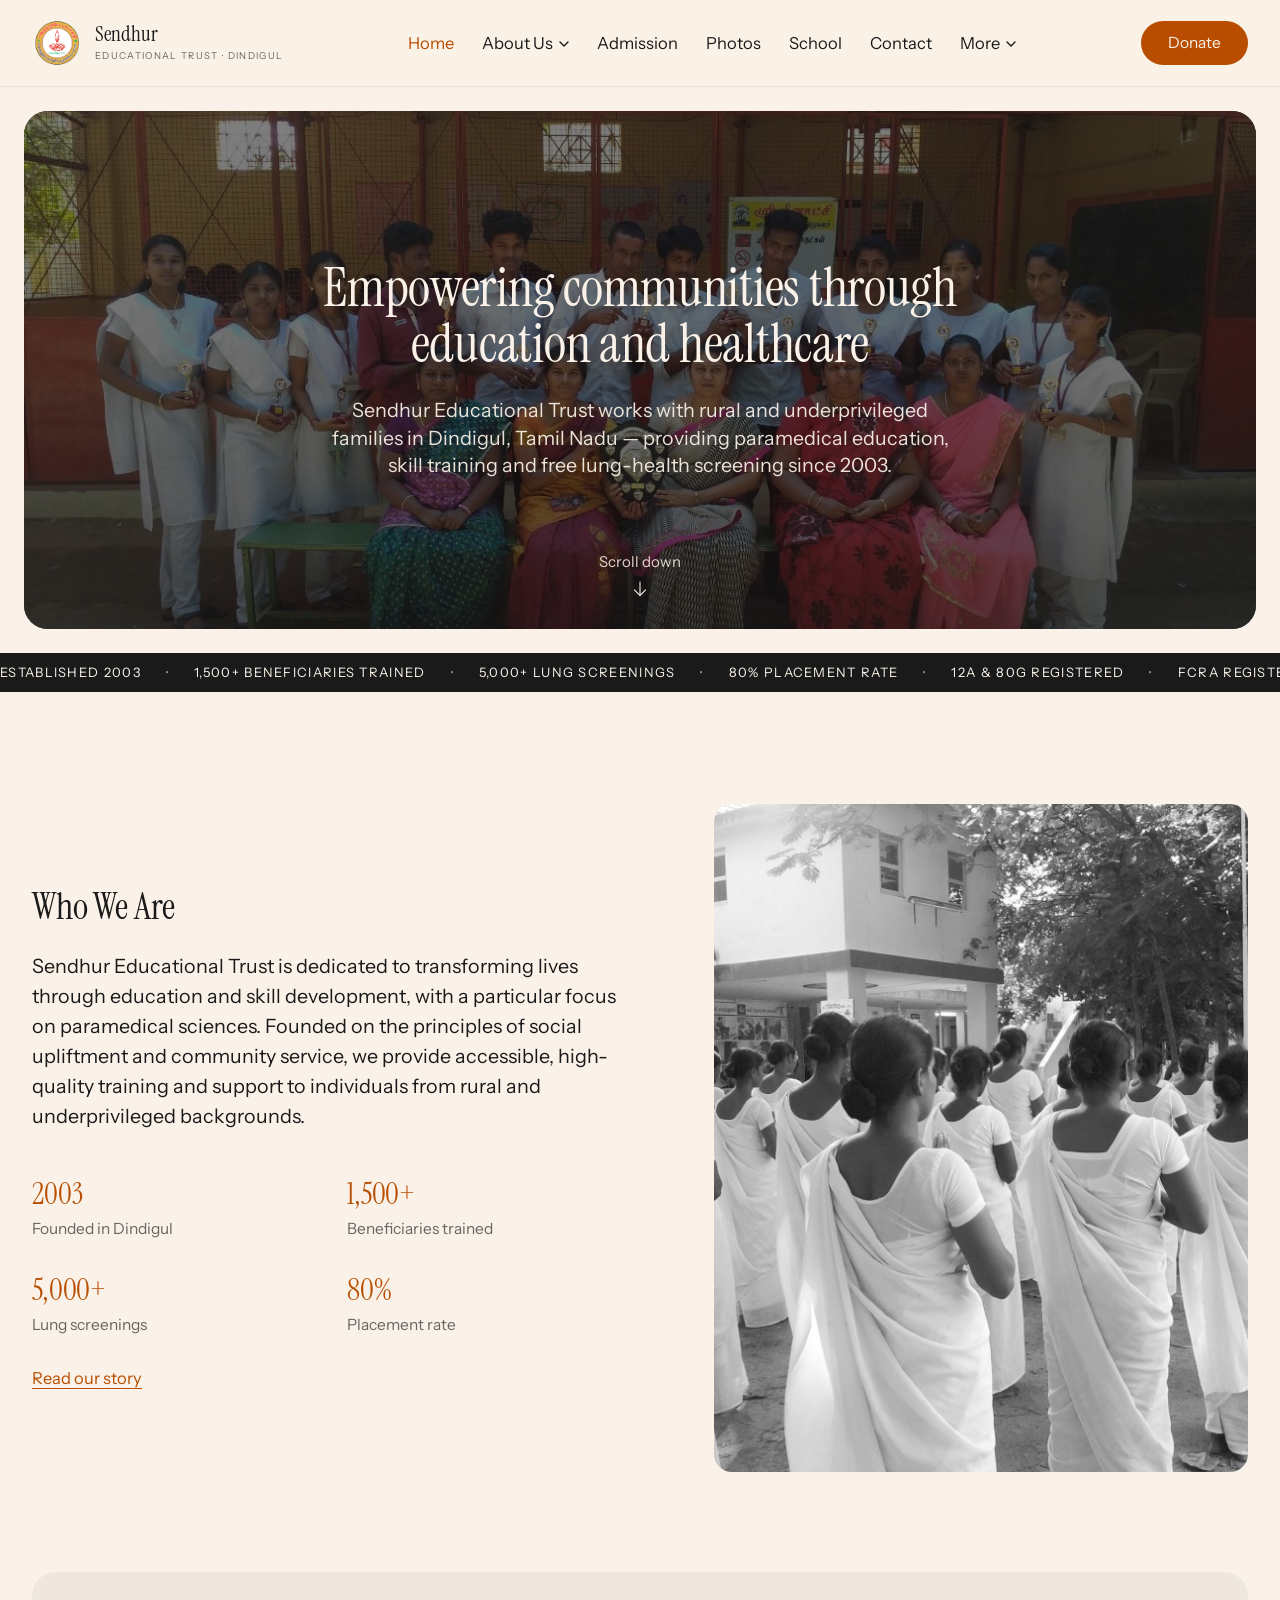
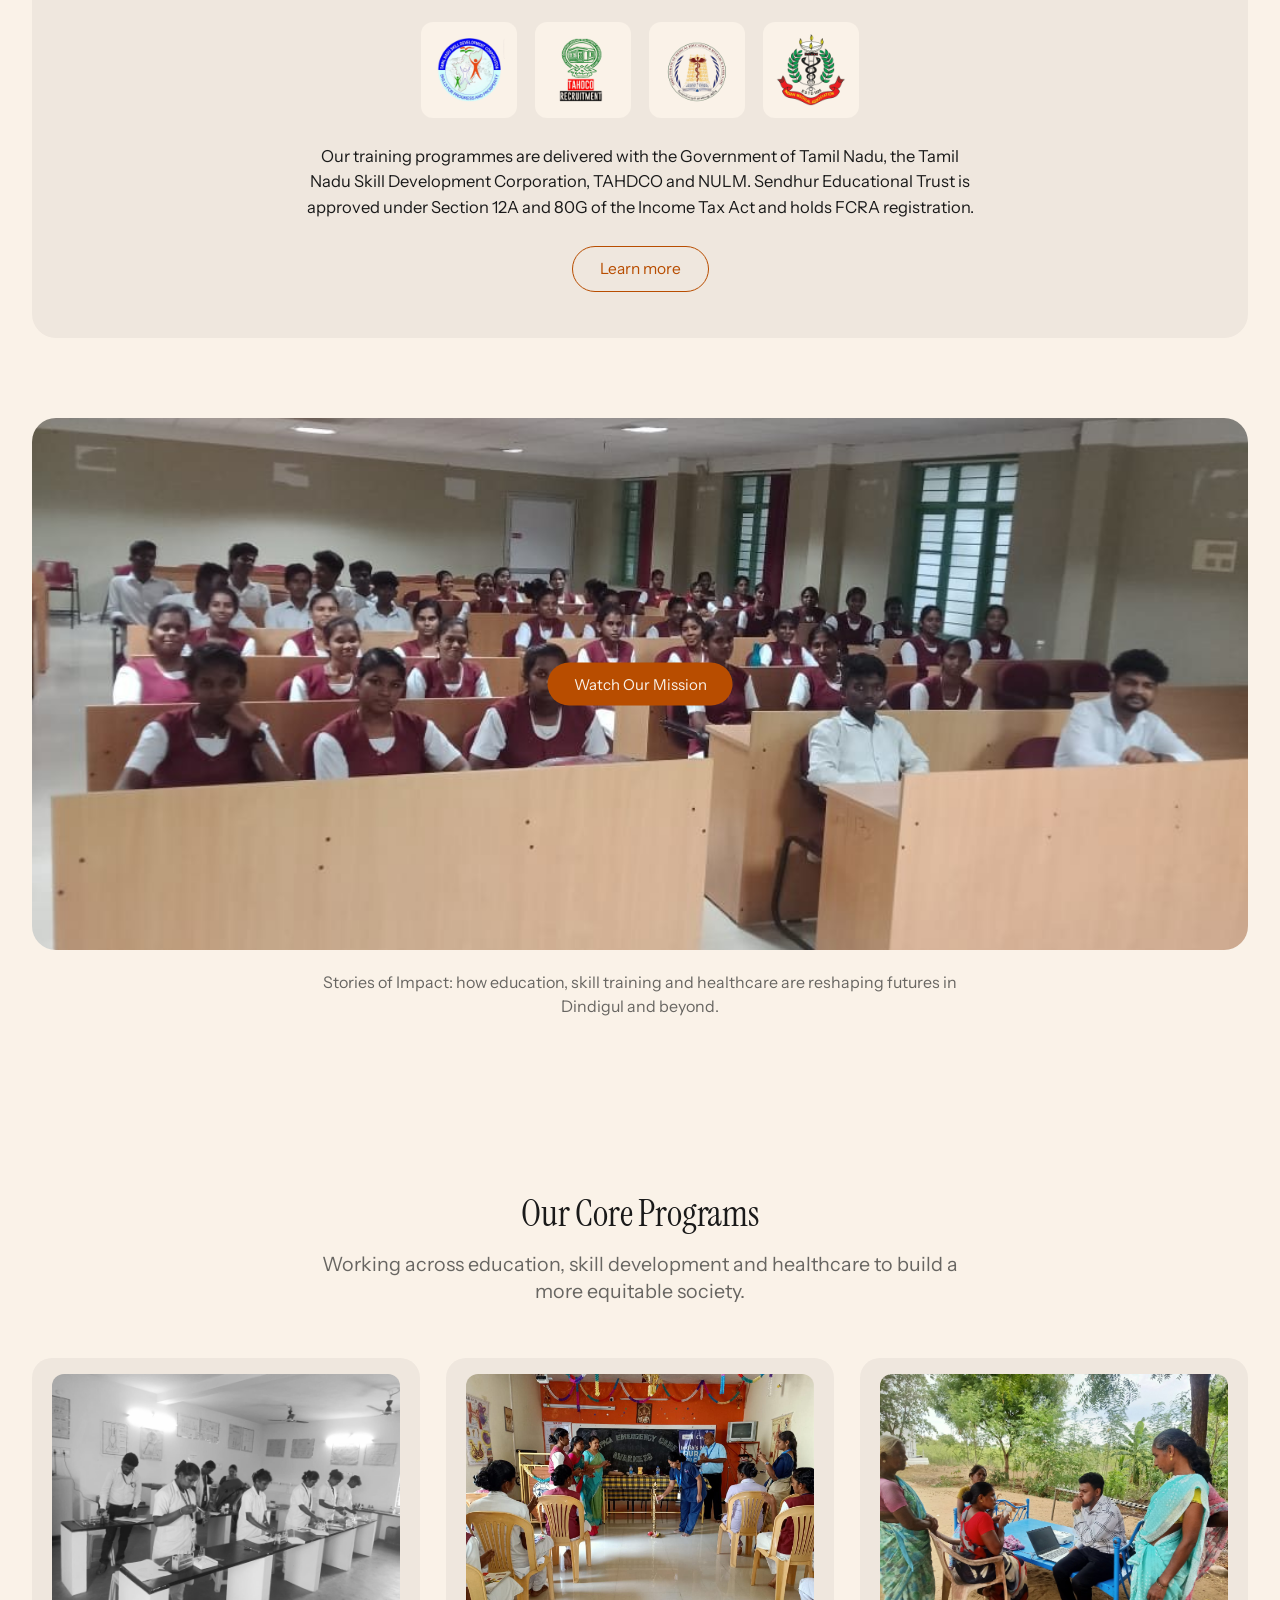
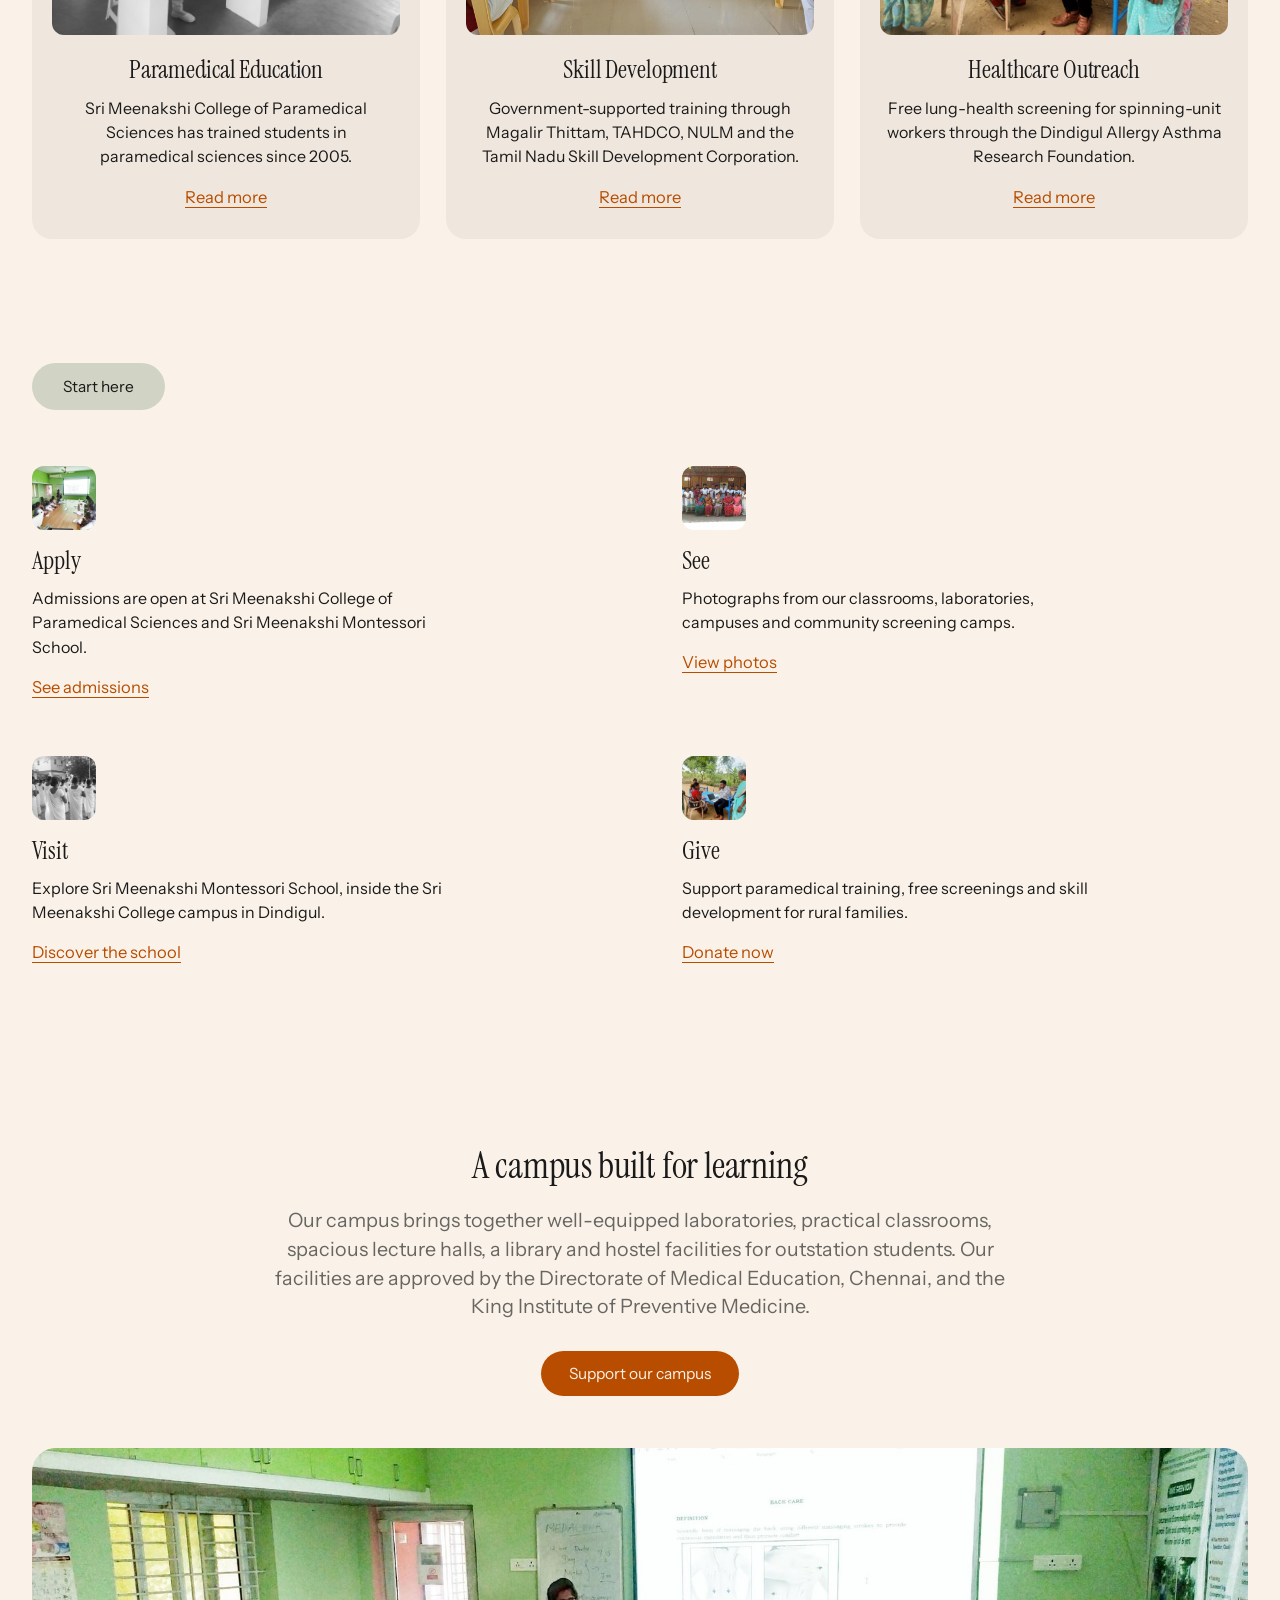
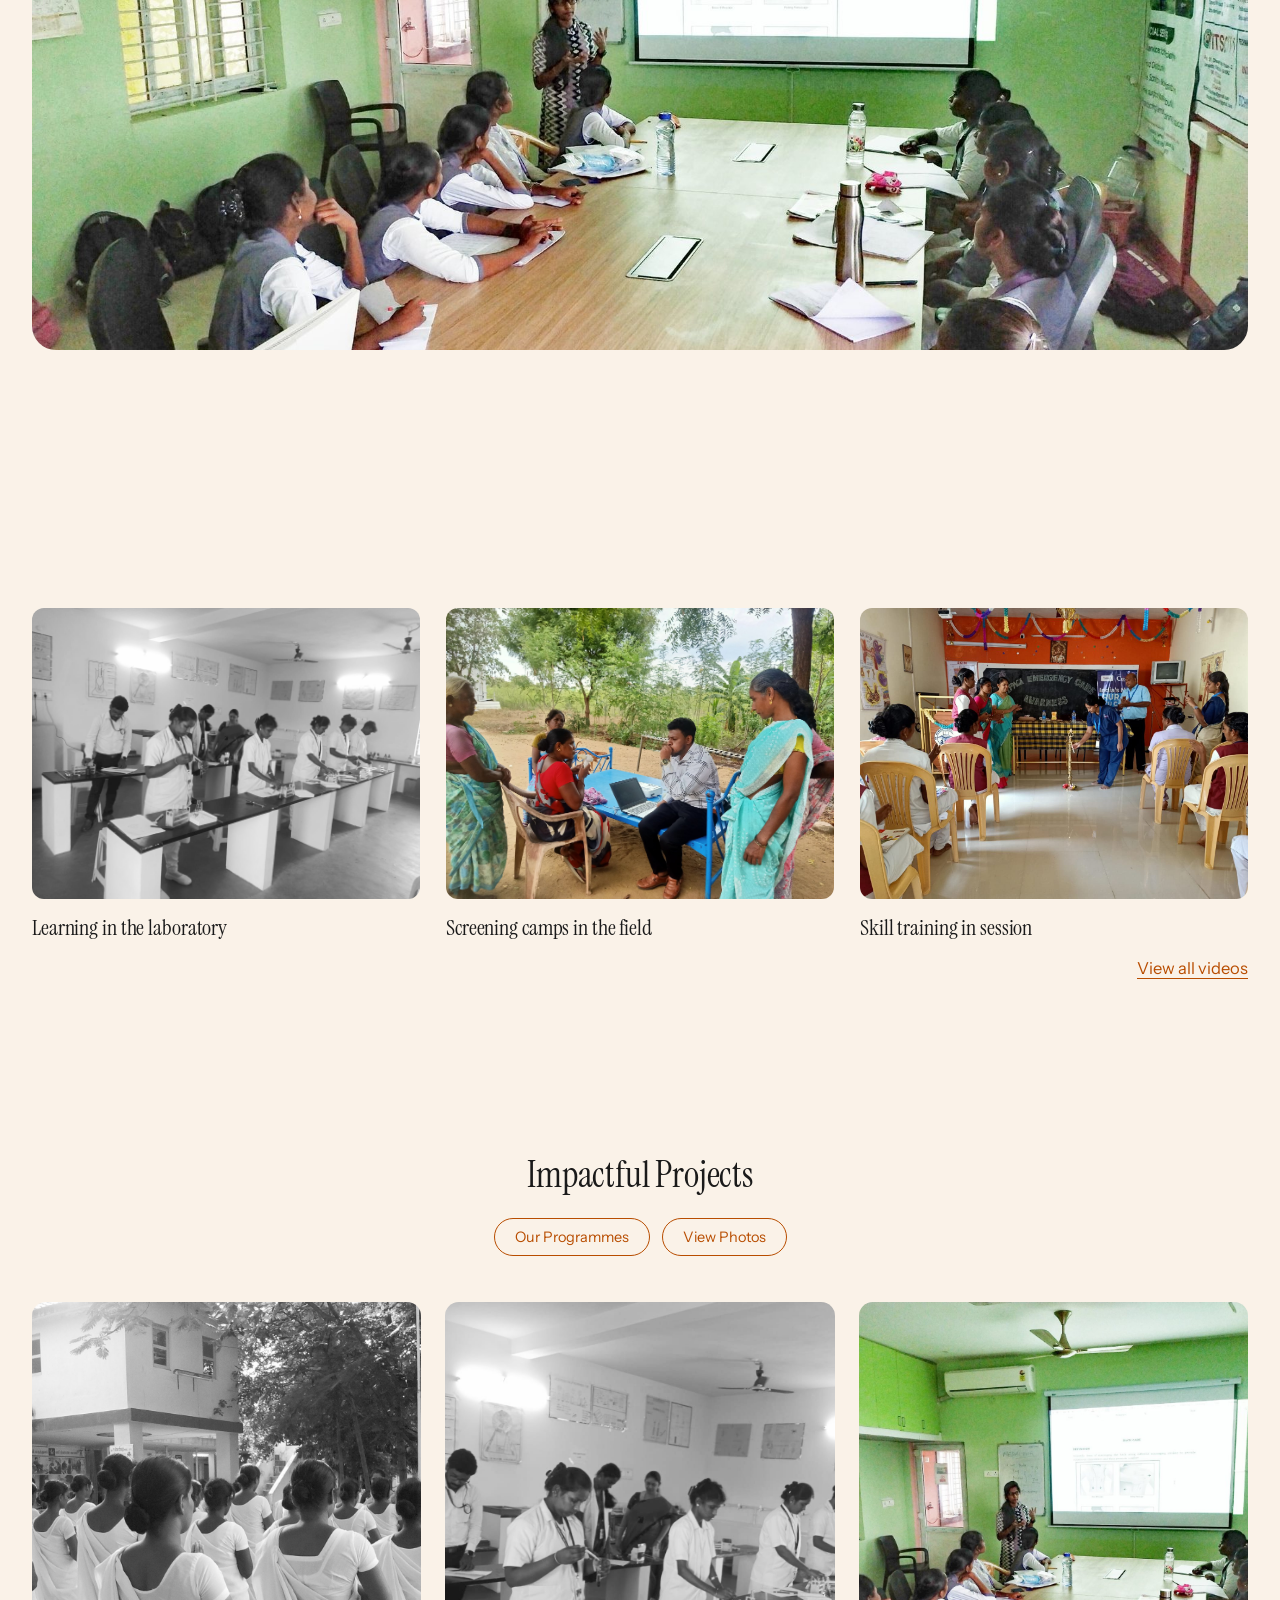
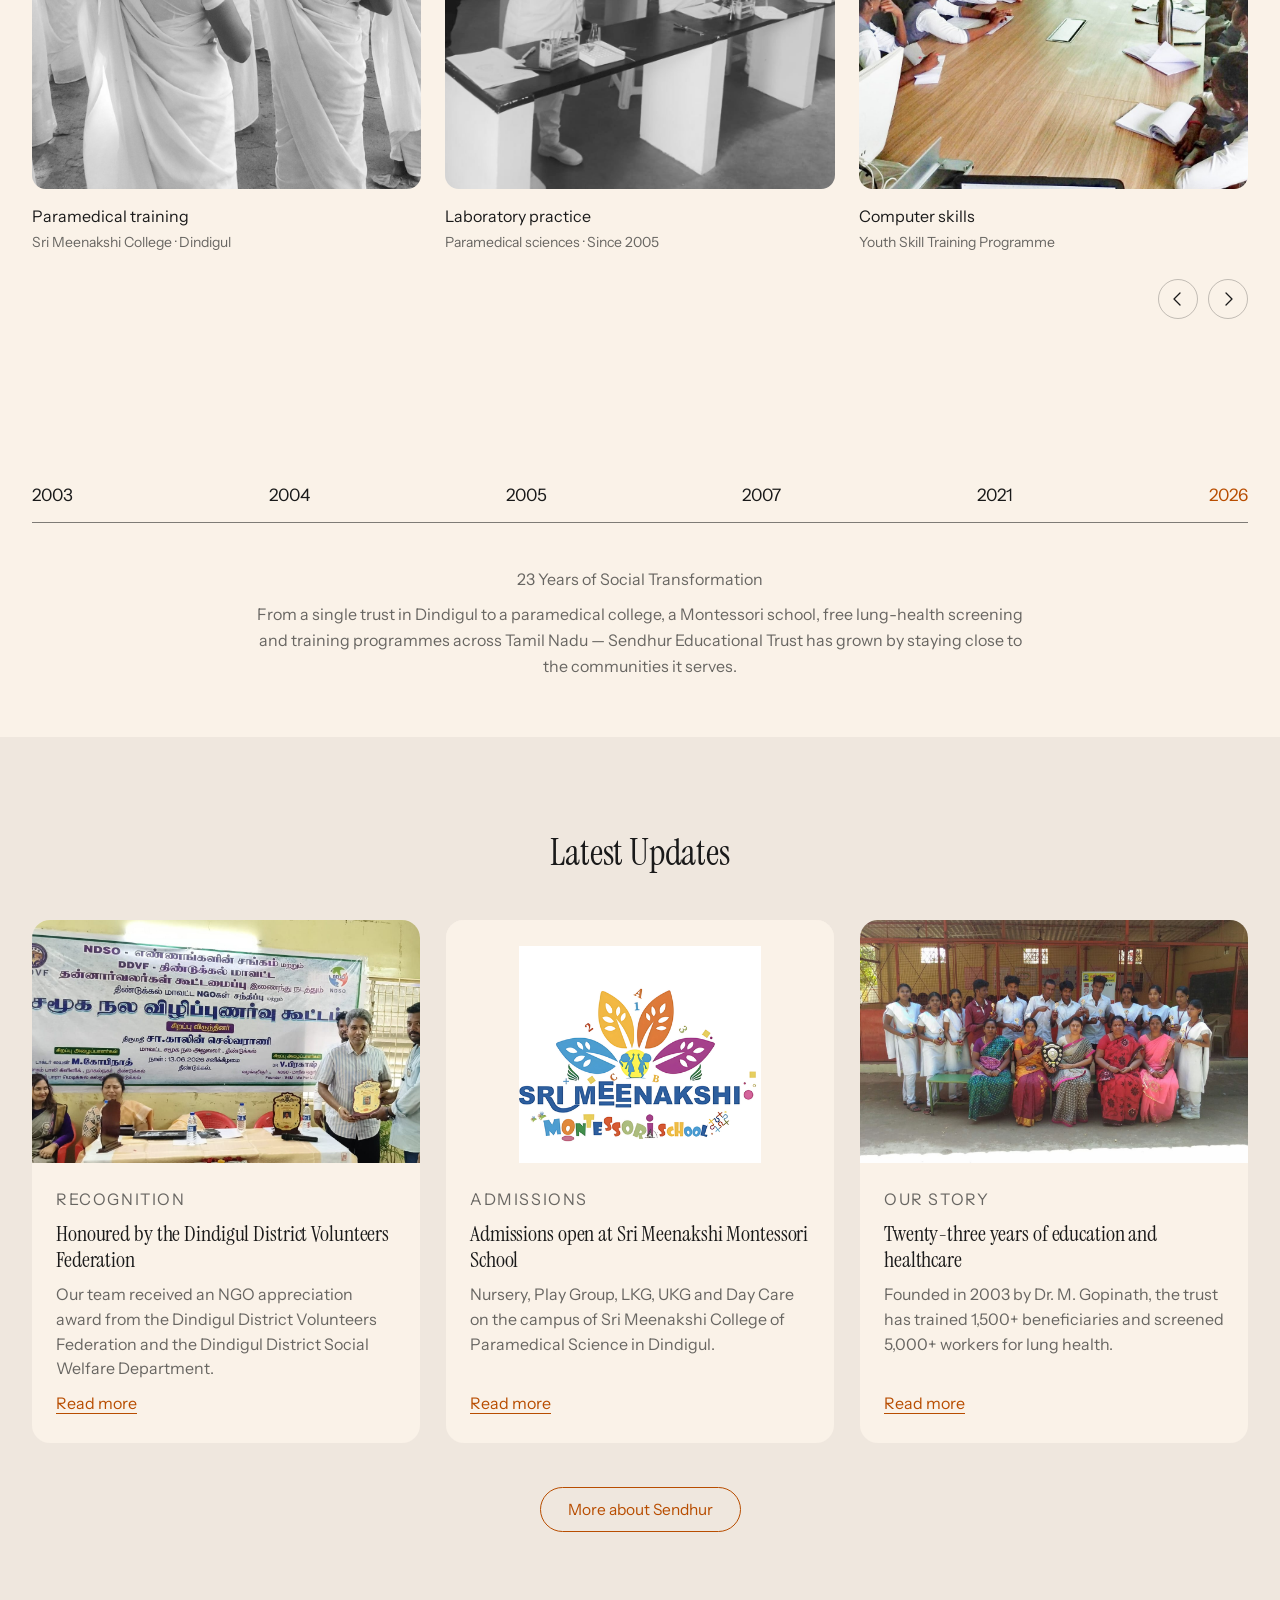
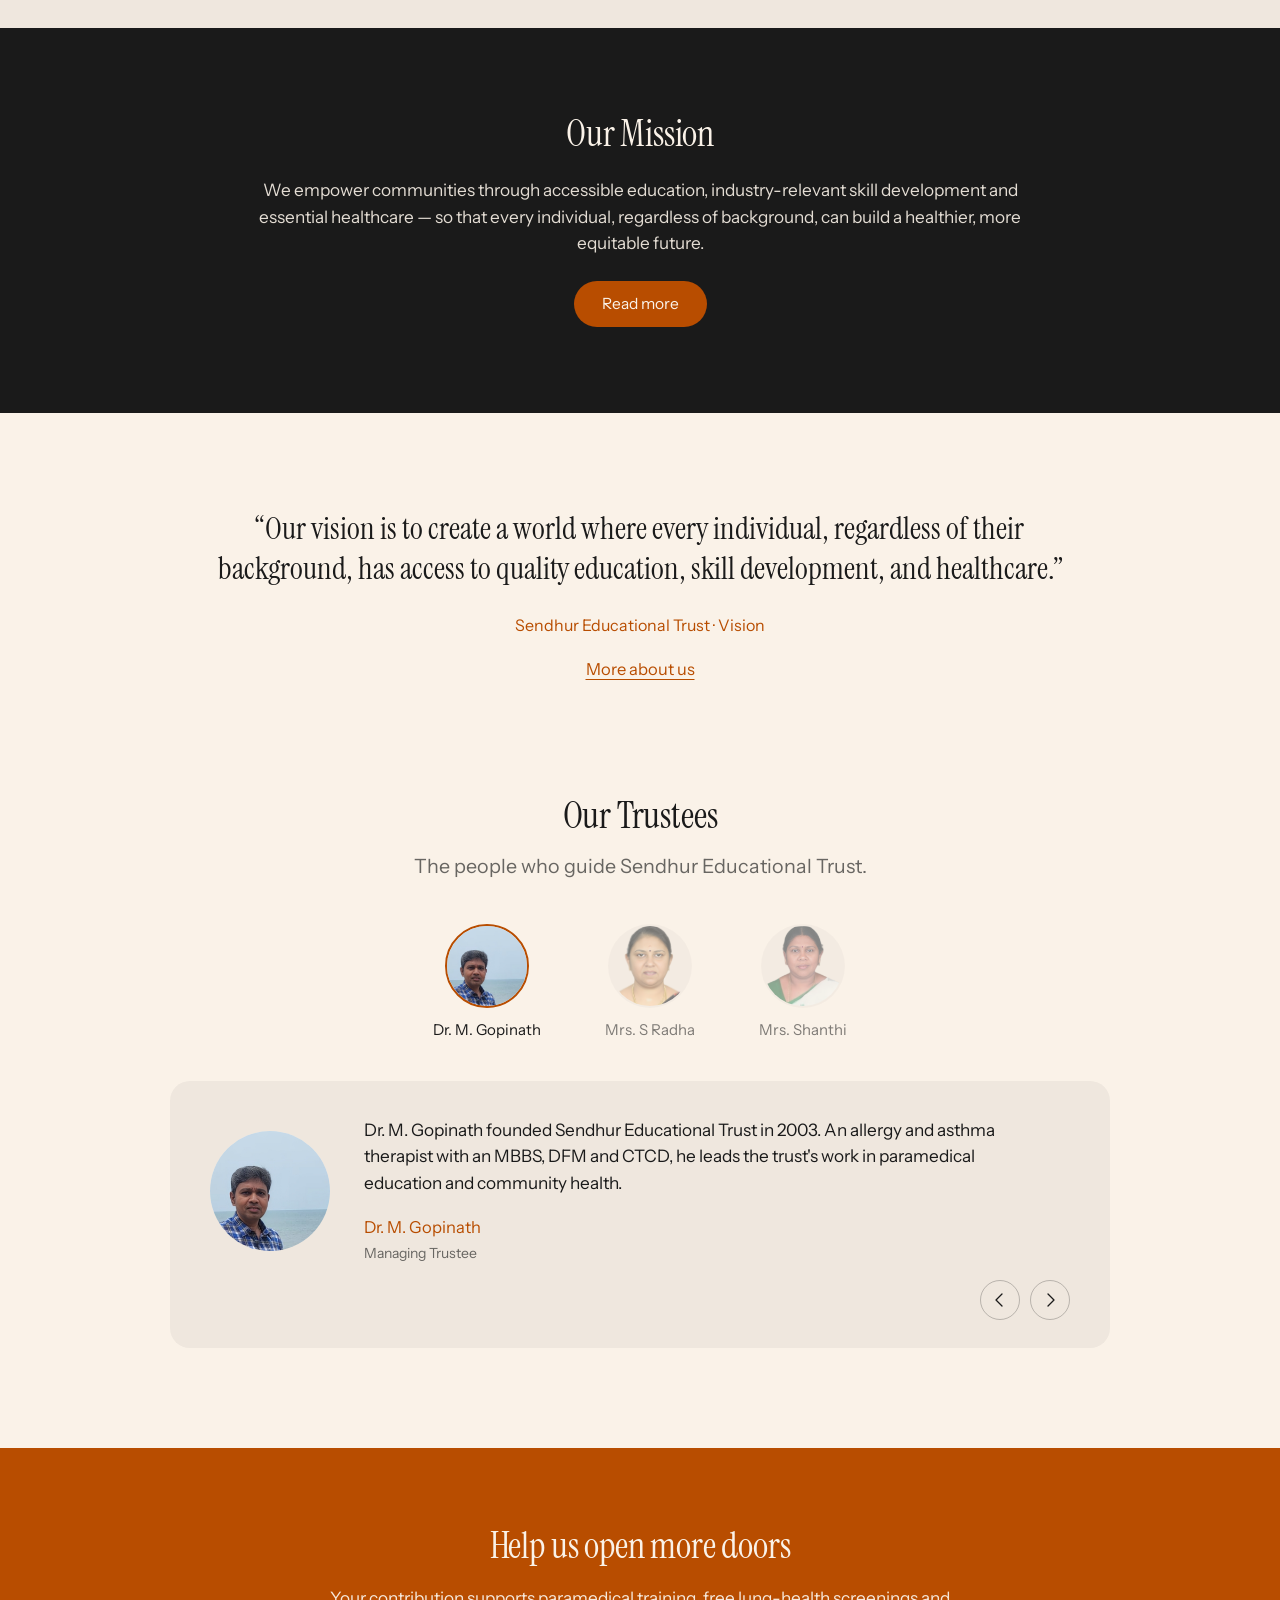
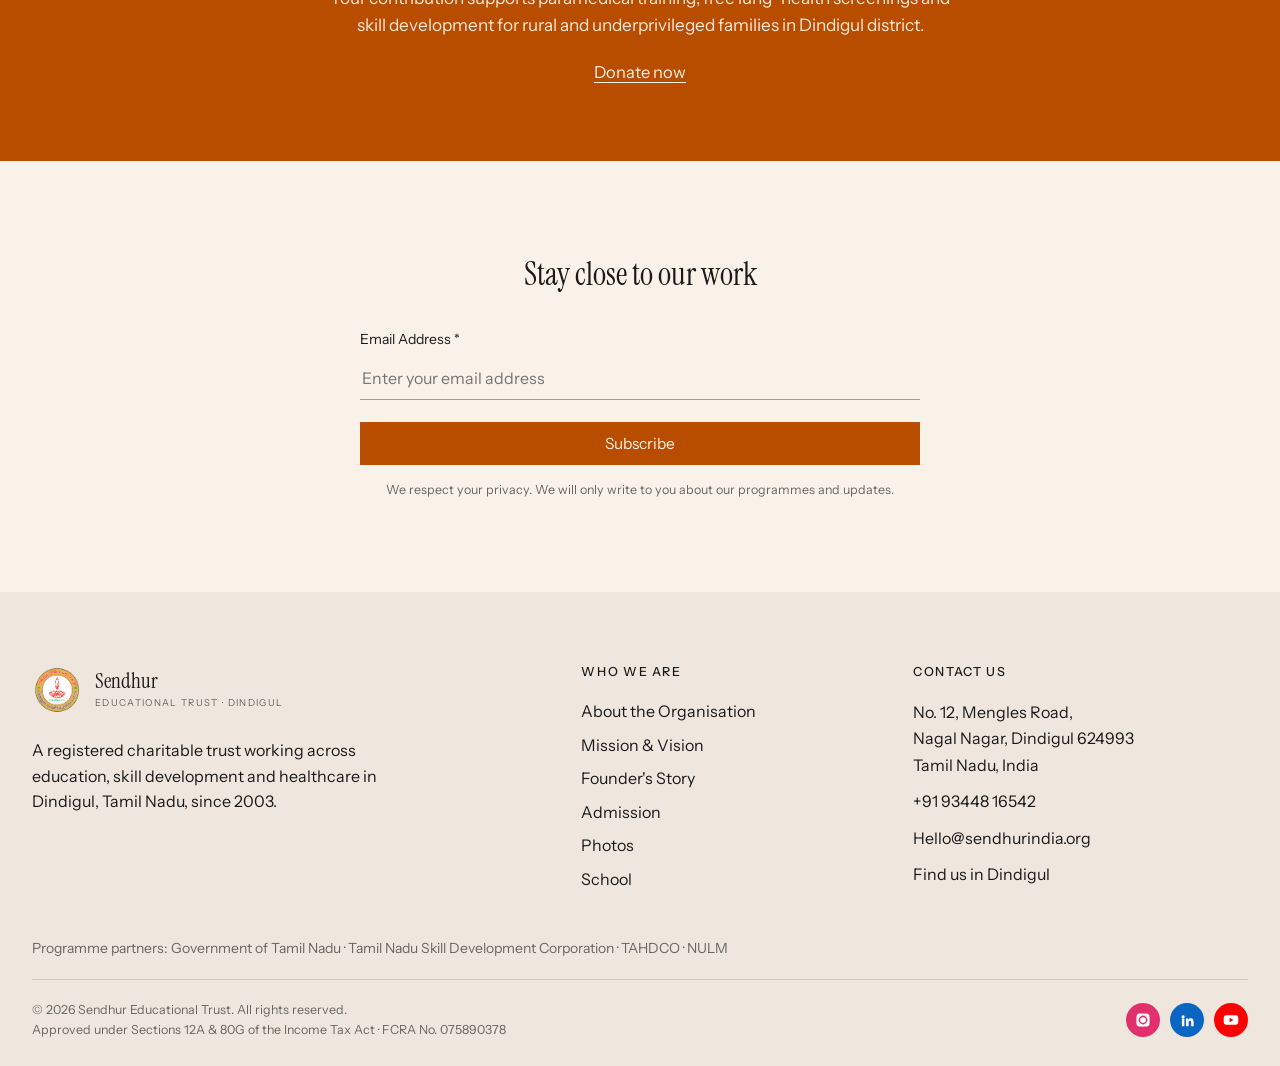
<file: index.html>
<!DOCTYPE html>
<html lang="en">
<head>
<meta charset="utf-8">
<meta name="viewport" content="width=device-width, initial-scale=1">
<title>Home | Sendhur Educational Trust</title>
<meta name="description" content="Sendhur Educational Trust, Dindigul — paramedical education, skill development and healthcare for rural and underprivileged communities since 2003.">
<link rel="icon" type="image/png" href="assets/site/logo-sendhur.png">
<link rel="preconnect" href="https://fonts.googleapis.com">
<link rel="preconnect" href="https://fonts.gstatic.com" crossorigin>
<link href="https://fonts.googleapis.com/css2?family=Instrument+Sans:wght@400;500;600&family=Instrument+Serif:ital@0;1&display=swap" rel="stylesheet">
<link rel="stylesheet" href="styles.css">
<script>document.documentElement.classList.add('js');</script>
</head>
<body>

<a class="skip-link" href="#main">Skip to main content</a>

<header class="site-header" id="top">
  <div class="shell header-inner">
    <a class="brand" href="index.html" aria-label="Sendhur Educational Trust — Home">
      <img class="brand-logo" src="assets/site/logo-sendhur.png" alt="Sendhur Educational Trust emblem">
      <span class="brand-text">
        <span class="brand-name">Sendhur</span>
        <span class="brand-sub">Educational Trust · Dindigul</span>
      </span>
    </a>

    <nav class="nav" id="primary-nav" aria-label="Site">
      <ul class="nav-list">
        <li><a class="nav-link is-current" href="index.html" aria-current="page">Home</a></li>
        <li class="has-menu">
          <button class="nav-link nav-toggle" type="button" aria-expanded="false" aria-controls="menu-about">
            About Us
            <svg width="10" height="6" viewBox="0 0 10 6" aria-hidden="true" focusable="false"><path d="M1 1l4 4 4-4" fill="none" stroke="currentColor" stroke-width="1.4" stroke-linecap="round" stroke-linejoin="round"/></svg>
          </button>
          <div class="submenu" id="menu-about">
            <a href="about-the-organisation.html">About the Organisation</a>
            <a href="mission-vision.html">Mission &amp; Vision</a>
            <a href="founders-story.html">Founder's Story</a>
          </div>
        </li>
        <li><a class="nav-link" href="admission.html">Admission</a></li>
        <li><a class="nav-link" href="photos.html">Photos</a></li>
        <li><a class="nav-link" href="school.html">School</a></li>
        <li><a class="nav-link" href="#contact">Contact</a></li>
        <li class="has-menu">
          <button class="nav-link nav-toggle" type="button" aria-expanded="false" aria-controls="menu-more">
            More
            <svg width="10" height="6" viewBox="0 0 10 6" aria-hidden="true" focusable="false"><path d="M1 1l4 4 4-4" fill="none" stroke="currentColor" stroke-width="1.4" stroke-linecap="round" stroke-linejoin="round"/></svg>
          </button>
          <div class="submenu" id="menu-more">
            <a href="#programmes">Core Programmes</a>
            <a href="#impact">Our Impact</a>
            <a href="#updates">Awards &amp; Updates</a>
          </div>
        </li>
      </ul>
    </nav>

    <div class="header-actions">
      <a class="btn btn--rust btn--header" href="https://rzp.io/rzp/JMwRRlwU" target="_blank" rel="noopener">Donate</a>
      <button class="menu-btn" id="menu-btn" type="button" aria-expanded="false" aria-controls="primary-nav" aria-label="Open menu">
        <span></span><span></span><span></span>
      </button>
    </div>
  </div>
</header>

<main id="main">

  <!-- HERO -->
  <section class="hero-wrap" aria-labelledby="hero-title">
    <div class="hero">
      <img class="hero-img" src="assets/site/hero-group.jpg" alt="Students and staff of Sri Meenakshi College of Paramedical Sciences gathered together on campus" fetchpriority="high">
      <div class="hero-overlay"></div>
      <div class="hero-content">
        <h1 id="hero-title">Empowering communities through education and healthcare</h1>
        <p class="hero-sub">Sendhur Educational Trust works with rural and underprivileged families in Dindigul, Tamil Nadu — providing paramedical education, skill training and free lung-health screening since 2003.</p>
      </div>
      <a class="hero-scroll" href="#who">
        <span>Scroll down</span>
        <svg width="14" height="16" viewBox="0 0 14 16" aria-hidden="true" focusable="false"><path d="M7 1v13M1.5 9L7 14.5 12.5 9" fill="none" stroke="currentColor" stroke-width="1.2" stroke-linecap="round" stroke-linejoin="round"/></svg>
      </a>
    </div>
  </section>

  <!-- MARQUEE -->
  <div class="marquee" aria-label="Sendhur Educational Trust at a glance">
    <div class="marquee-track">
      <span class="marquee-group">
        <span>Established 2003</span><span class="dot">•</span>
        <span>1,500+ beneficiaries trained</span><span class="dot">•</span>
        <span>5,000+ lung screenings</span><span class="dot">•</span>
        <span>80% placement rate</span><span class="dot">•</span>
        <span>12A &amp; 80G registered</span><span class="dot">•</span>
        <span>FCRA registered</span><span class="dot">•</span>
      </span>
      <span class="marquee-group" aria-hidden="true">
        <span>Established 2003</span><span class="dot">•</span>
        <span>1,500+ beneficiaries trained</span><span class="dot">•</span>
        <span>5,000+ lung screenings</span><span class="dot">•</span>
        <span>80% placement rate</span><span class="dot">•</span>
        <span>12A &amp; 80G registered</span><span class="dot">•</span>
        <span>FCRA registered</span><span class="dot">•</span>
      </span>
    </div>
  </div>

  <!-- WHO WE ARE -->
  <section class="section who" id="who">
    <div class="shell who-grid">
      <div class="who-copy" data-reveal>
        <h2>Who We Are</h2>
        <p class="body-lg">Sendhur Educational Trust is dedicated to transforming lives through education and skill development, with a particular focus on paramedical sciences. Founded on the principles of social upliftment and community service, we provide accessible, high-quality training and support to individuals from rural and underprivileged backgrounds.</p>
        <div class="stats">
          <div class="stat">
            <h4>2003</h4>
            <p>Founded in Dindigul</p>
          </div>
          <div class="stat">
            <h4>1,500+</h4>
            <p>Beneficiaries trained</p>
          </div>
          <div class="stat">
            <h4>5,000+</h4>
            <p>Lung screenings</p>
          </div>
          <div class="stat">
            <h4>80%</h4>
            <p>Placement rate</p>
          </div>
        </div>
        <a class="link-underline" href="about-the-organisation.html">Read our story</a>
      </div>
      <figure class="who-media" data-reveal>
        <img src="assets/site/students-uniform.jpg" alt="Nursing and paramedical students in uniform on the Sendhur campus in Dindigul" loading="lazy">
      </figure>
    </div>
  </section>

  <!-- ACCOUNTABILITY -->
  <section class="section section--tight-top">
    <div class="shell">
      <div class="panel" data-reveal>
        <div class="partner-badges" aria-label="Programme partners">
          <span class="badge"><img src="assets/site/partner-tn-skill.png" alt="Tamil Nadu Skill Development Corporation"></span>
          <span class="badge"><img src="assets/site/partner-tahdco.png" alt="TAHDCO"></span>
          <span class="badge"><img src="assets/site/partner-dmer.png" alt="Directorate of Medical Education and Research, Tamil Nadu"></span>
          <span class="badge"><img src="assets/site/partner-ima.png" alt="Indian Medical Association"></span>
        </div>
        <p class="panel-text">Our training programmes are delivered with the Government of Tamil Nadu, the Tamil Nadu Skill Development Corporation, TAHDCO and NULM. Sendhur Educational Trust is approved under Section 12A and 80G of the Income Tax Act and holds FCRA registration.</p>
        <a class="btn btn--outline" href="mission-vision.html">Learn more</a>
      </div>
    </div>
  </section>

  <!-- MISSION VIDEO -->
  <section class="section section--tight-top">
    <div class="shell">
      <a class="video-banner" href="https://youtu.be/amJqjd_czxE" target="_blank" rel="noopener" data-reveal>
        <img src="assets/site/lecture-hall.jpg" alt="Students seated in a lecture hall at Sri Meenakshi College of Paramedical Sciences" loading="lazy">
        <span class="video-banner-pill">Watch Our Mission</span>
      </a>
      <p class="video-caption">Stories of Impact: how education, skill training and healthcare are reshaping futures in Dindigul and beyond.</p>
    </div>
  </section>

  <!-- CORE PROGRAMS -->
  <section class="section programs" id="programmes">
    <div class="shell">
      <div class="section-head section-head--center" data-reveal>
        <h2>Our Core Programs</h2>
        <p class="section-sub">Working across education, skill development and healthcare to build a more equitable society.</p>
      </div>
      <div class="program-grid">
        <article class="card program-card" data-reveal>
          <div class="card-media">
            <img src="assets/site/lab-training.jpg" alt="Students practising at laboratory benches during paramedical training" loading="lazy">
          </div>
          <h5>Paramedical Education</h5>
          <p>Sri Meenakshi College of Paramedical Sciences has trained students in paramedical sciences since 2005.</p>
          <a class="link-underline" href="about-the-organisation.html">Read more</a>
        </article>
        <article class="card program-card" data-reveal>
          <div class="card-media">
            <img src="assets/site/classroom-session.jpg" alt="Women taking part in a skill training session at Sendhur Educational Trust" loading="lazy">
          </div>
          <h5>Skill Development</h5>
          <p>Government-supported training through Magalir Thittam, TAHDCO, NULM and the Tamil Nadu Skill Development Corporation.</p>
          <a class="link-underline" href="about-the-organisation.html">Read more</a>
        </article>
        <article class="card program-card" data-reveal>
          <div class="card-media">
            <img src="assets/site/health-camp.jpg" alt="A community health screening camp in a village near Dindigul" loading="lazy">
          </div>
          <h5>Healthcare Outreach</h5>
          <p>Free lung-health screening for spinning-unit workers through the Dindigul Allergy Asthma Research Foundation.</p>
          <a class="link-underline" href="about-the-organisation.html">Read more</a>
        </article>
      </div>
    </div>
  </section>

  <!-- START HERE -->
  <section class="section start">
    <div class="shell">
      <a class="btn btn--sage" href="#programmes" data-reveal>Start here</a>
      <div class="start-grid">
        <article class="start-item" data-reveal>
          <div class="start-icon"><img src="assets/site/computer-lab.jpg" alt="" loading="lazy"></div>
          <h5>Apply</h5>
          <p>Admissions are open at Sri Meenakshi College of Paramedical Sciences and Sri Meenakshi Montessori School.</p>
          <a class="link-underline" href="admission.html">See admissions</a>
        </article>
        <article class="start-item" data-reveal>
          <div class="start-icon"><img src="assets/site/hero-group.jpg" alt="" loading="lazy"></div>
          <h5>See</h5>
          <p>Photographs from our classrooms, laboratories, campuses and community screening camps.</p>
          <a class="link-underline" href="photos.html">View photos</a>
        </article>
        <article class="start-item" data-reveal>
          <div class="start-icon"><img src="assets/site/students-uniform.jpg" alt="" loading="lazy"></div>
          <h5>Visit</h5>
          <p>Explore Sri Meenakshi Montessori School, inside the Sri Meenakshi College campus in Dindigul.</p>
          <a class="link-underline" href="school.html">Discover the school</a>
        </article>
        <article class="start-item" data-reveal>
          <div class="start-icon"><img src="assets/site/health-camp.jpg" alt="" loading="lazy"></div>
          <h5>Give</h5>
          <p>Support paramedical training, free screenings and skill development for rural families.</p>
          <a class="link-underline" href="https://rzp.io/rzp/JMwRRlwU" target="_blank" rel="noopener">Donate now</a>
        </article>
      </div>
    </div>
  </section>

  <!-- CAMPUS -->
  <section class="section campus">
    <div class="shell">
      <div class="section-head section-head--center" data-reveal>
        <h2>A campus built for learning</h2>
        <p>Our campus brings together well-equipped laboratories, practical classrooms, spacious lecture halls, a library and hostel facilities for outstation students. Our facilities are approved by the Directorate of Medical Education, Chennai, and the King Institute of Preventive Medicine.</p>
        <a class="btn btn--rust" href="https://rzp.io/rzp/JMwRRlwU" target="_blank" rel="noopener">Support our campus</a>
      </div>
      <figure class="wide-media" data-reveal>
        <img src="assets/site/computer-lab.jpg" alt="A computer training room used by students at the Sendhur campus in Dindigul" loading="lazy">
      </figure>
    </div>
  </section>

  <!-- WATCH OUR STORIES -->
  <section class="section stories">
    <div class="shell">
      <h2 data-reveal>Watch our stories</h2>
      <div class="story-grid">
        <a class="story" href="https://www.youtube.com/@SendhurEducationTrust" target="_blank" rel="noopener" data-reveal>
          <img src="assets/site/lab-training.jpg" alt="Students working in the college laboratory" loading="lazy">
          <h6>Learning in the laboratory</h6>
        </a>
        <a class="story" href="https://www.youtube.com/@SendhurEducationTrust" target="_blank" rel="noopener" data-reveal>
          <img src="assets/site/health-camp.jpg" alt="A free lung-health screening camp in the field" loading="lazy">
          <h6>Screening camps in the field</h6>
        </a>
        <a class="story" href="https://www.youtube.com/@SendhurEducationTrust" target="_blank" rel="noopener" data-reveal>
          <img src="assets/site/classroom-session.jpg" alt="A skill development session under way at the trust" loading="lazy">
          <h6>Skill training in session</h6>
        </a>
      </div>
      <div class="stories-foot" data-reveal>
        <a class="link-underline" href="https://www.youtube.com/@SendhurEducationTrust" target="_blank" rel="noopener">View all videos</a>
      </div>
    </div>
  </section>

  <!-- IMPACTFUL PROJECTS -->
  <section class="section impact" id="impact">
    <div class="shell">
      <div class="section-head section-head--center" data-reveal>
        <h2>Impactful Projects</h2>
        <div class="pill-row">
          <a class="btn btn--outline btn--sm" href="#programmes">Our Programmes</a>
          <a class="btn btn--outline btn--sm" href="photos.html">View Photos</a>
        </div>
      </div>

      <div class="impact-carousel">
        <div class="impact-track" id="impact-track" tabindex="0" aria-label="Sendhur projects carousel">
          <article class="impact-card">
            <div class="impact-media"><img src="assets/site/students-uniform.jpg" alt="Paramedical students in uniform" loading="lazy"></div>
            <p class="impact-name">Paramedical training</p>
            <p class="impact-meta">Sri Meenakshi College · Dindigul</p>
          </article>
          <article class="impact-card">
            <div class="impact-media"><img src="assets/site/lab-training.jpg" alt="Laboratory practice at the college" loading="lazy"></div>
            <p class="impact-name">Laboratory practice</p>
            <p class="impact-meta">Paramedical sciences · Since 2005</p>
          </article>
          <article class="impact-card">
            <div class="impact-media"><img src="assets/site/computer-lab.jpg" alt="Computer skills training room" loading="lazy"></div>
            <p class="impact-name">Computer skills</p>
            <p class="impact-meta">Youth Skill Training Programme</p>
          </article>
          <article class="impact-card">
            <div class="impact-media"><img src="assets/site/health-camp.jpg" alt="Community health screening in a village" loading="lazy"></div>
            <p class="impact-name">Community health camps</p>
            <p class="impact-meta">Dindigul district</p>
          </article>
          <article class="impact-card">
            <div class="impact-media"><img src="assets/site/classroom-session.jpg" alt="Women attending a Magalir Thittam training session" loading="lazy"></div>
            <p class="impact-name">Women's skill training</p>
            <p class="impact-meta">Magalir Thittam</p>
          </article>
          <article class="impact-card">
            <div class="impact-media"><img src="assets/site/lecture-hall.jpg" alt="A lecture hall on the Sendhur campus" loading="lazy"></div>
            <p class="impact-name">Lecture halls &amp; library</p>
            <p class="impact-meta">Campus infrastructure</p>
          </article>
          <article class="impact-card">
            <div class="impact-media"><img src="assets/site/hero-group.jpg" alt="Students and staff of the trust" loading="lazy"></div>
            <p class="impact-name">Campus community</p>
            <p class="impact-meta">Dindigul, Tamil Nadu</p>
          </article>
          <article class="impact-card">
            <div class="impact-media"><img src="assets/site/award-2026.jpg" alt="Sendhur Educational Trust receiving an NGO appreciation award in Dindigul" loading="lazy"></div>
            <p class="impact-name">Award recognition</p>
            <p class="impact-meta">Dindigul District Volunteers Federation</p>
          </article>
        </div>
        <div class="carousel-nav">
          <button class="carousel-btn" type="button" data-carousel-prev aria-label="Previous projects">
            <svg width="16" height="16" viewBox="0 0 16 16" aria-hidden="true"><path d="M10 2L4 8l6 6" fill="none" stroke="currentColor" stroke-width="1.3" stroke-linecap="round" stroke-linejoin="round"/></svg>
          </button>
          <button class="carousel-btn" type="button" data-carousel-next aria-label="Next projects">
            <svg width="16" height="16" viewBox="0 0 16 16" aria-hidden="true"><path d="M6 2l6 6-6 6" fill="none" stroke="currentColor" stroke-width="1.3" stroke-linecap="round" stroke-linejoin="round"/></svg>
          </button>
        </div>
      </div>
    </div>
  </section>

  <!-- TIMELINE -->
  <section class="section timeline">
    <div class="shell">
      <div class="years" data-reveal>
        <span>2003</span>
        <span>2004</span>
        <span>2005</span>
        <span>2007</span>
        <span>2021</span>
        <span class="is-active">2026</span>
      </div>
      <div class="years-rule"></div>
      <div class="timeline-copy" data-reveal>
        <p class="timeline-title">23 Years of Social Transformation</p>
        <p>From a single trust in Dindigul to a paramedical college, a Montessori school, free lung-health screening and training programmes across Tamil Nadu — Sendhur Educational Trust has grown by staying close to the communities it serves.</p>
      </div>
    </div>
  </section>

  <!-- LATEST UPDATES -->
  <section class="section updates" id="updates">
    <div class="shell">
      <div class="section-head section-head--center" data-reveal>
        <h2>Latest Updates</h2>
      </div>
      <div class="updates-grid">
        <article class="update-card" data-reveal>
          <div class="update-media"><img src="assets/site/award-2026.jpg" alt="Sendhur Educational Trust team receiving the NGO appreciation award" loading="lazy"></div>
          <div class="update-body">
            <p class="eyebrow">Recognition</p>
            <h6>Honoured by the Dindigul District Volunteers Federation</h6>
            <p>Our team received an NGO appreciation award from the Dindigul District Volunteers Federation and the Dindigul District Social Welfare Department.</p>
            <a class="link-underline" href="about-the-organisation.html">Read more</a>
          </div>
        </article>
        <article class="update-card" data-reveal>
          <div class="update-media update-media--contain"><img src="assets/site/logo-montessori.png" alt="Sri Meenakshi Montessori School logo" loading="lazy"></div>
          <div class="update-body">
            <p class="eyebrow">Admissions</p>
            <h6>Admissions open at Sri Meenakshi Montessori School</h6>
            <p>Nursery, Play Group, LKG, UKG and Day Care on the campus of Sri Meenakshi College of Paramedical Science in Dindigul.</p>
            <a class="link-underline" href="school.html">Read more</a>
          </div>
        </article>
        <article class="update-card" data-reveal>
          <div class="update-media"><img src="assets/site/hero-group.jpg" alt="Students and staff of Sendhur Educational Trust gathered on campus in Dindigul" loading="lazy"></div>
          <div class="update-body">
            <p class="eyebrow">Our Story</p>
            <h6>Twenty-three years of education and healthcare</h6>
            <p>Founded in 2003 by Dr. M. Gopinath, the trust has trained 1,500+ beneficiaries and screened 5,000+ workers for lung health.</p>
            <a class="link-underline" href="founders-story.html">Read more</a>
          </div>
        </article>
      </div>
      <div class="updates-foot" data-reveal>
        <a class="btn btn--outline" href="about-the-organisation.html">More about Sendhur</a>
      </div>
    </div>
  </section>

  <!-- MISSION -->
  <section class="mission">
    <div class="shell mission-inner" data-reveal>
      <h2>Our Mission</h2>
      <p>We empower communities through accessible education, industry-relevant skill development and essential healthcare — so that every individual, regardless of background, can build a healthier, more equitable future.</p>
      <a class="btn btn--rust" href="mission-vision.html">Read more</a>
    </div>
  </section>

  <!-- VISION QUOTE -->
  <section class="section quote">
    <div class="shell quote-inner" data-reveal>
      <blockquote>“Our vision is to create a world where every individual, regardless of their background, has access to quality education, skill development, and healthcare.”</blockquote>
      <p class="quote-attr">Sendhur Educational Trust · Vision</p>
      <a class="link-underline" href="mission-vision.html">More about us</a>
    </div>
  </section>

  <!-- TRUSTEES -->
  <section class="section trustees">
    <div class="shell">
      <div class="section-head section-head--center" data-reveal>
        <h2>Our Trustees</h2>
        <p class="section-sub">The people who guide Sendhur Educational Trust.</p>
      </div>

      <div class="trustee-avatars" data-reveal>
        <button class="trustee-avatar is-active" type="button" data-trustee="0" aria-pressed="true">
          <img src="assets/site/founder-portrait.png" alt="Dr. M. Gopinath" loading="lazy">
          <span>Dr. M. Gopinath</span>
        </button>
        <button class="trustee-avatar" type="button" data-trustee="1" aria-pressed="false">
          <img src="assets/site/trustee-radha.png" alt="Mrs. S Radha" loading="lazy">
          <span>Mrs. S Radha</span>
        </button>
        <button class="trustee-avatar" type="button" data-trustee="2" aria-pressed="false">
          <img src="assets/site/trustee-shanthi.png" alt="Mrs. Shanthi" loading="lazy">
          <span>Mrs. Shanthi</span>
        </button>
      </div>

      <div class="trustee-card" data-reveal>
        <div class="trustee-photo"><img id="trustee-photo" src="assets/site/founder-portrait.png" alt="Dr. M. Gopinath"></div>
        <div class="trustee-body">
          <p class="trustee-text" id="trustee-text">Dr. M. Gopinath founded Sendhur Educational Trust in 2003. An allergy and asthma therapist with an MBBS, DFM and CTCD, he leads the trust's work in paramedical education and community health.</p>
          <p class="trustee-name" id="trustee-name">Dr. M. Gopinath</p>
          <p class="trustee-role" id="trustee-role">Managing Trustee</p>
        </div>
        <div class="trustee-nav">
          <button class="carousel-btn" type="button" data-trustee-prev aria-label="Previous trustee">
            <svg width="16" height="16" viewBox="0 0 16 16" aria-hidden="true"><path d="M10 2L4 8l6 6" fill="none" stroke="currentColor" stroke-width="1.3" stroke-linecap="round" stroke-linejoin="round"/></svg>
          </button>
          <button class="carousel-btn" type="button" data-trustee-next aria-label="Next trustee">
            <svg width="16" height="16" viewBox="0 0 16 16" aria-hidden="true"><path d="M6 2l6 6-6 6" fill="none" stroke="currentColor" stroke-width="1.3" stroke-linecap="round" stroke-linejoin="round"/></svg>
          </button>
        </div>
      </div>
    </div>
  </section>

  <!-- DONATE -->
  <section class="donate">
    <div class="shell donate-inner" data-reveal>
      <h2>Help us open more doors</h2>
      <p>Your contribution supports paramedical training, free lung-health screenings and skill development for rural and underprivileged families in Dindigul district.</p>
      <a class="donate-link" href="https://rzp.io/rzp/JMwRRlwU" target="_blank" rel="noopener">Donate now</a>
    </div>
  </section>

  <!-- NEWSLETTER -->
  <section class="section newsletter">
    <div class="shell newsletter-inner" data-reveal>
      <h3>Stay close to our work</h3>
      <form class="newsletter-form" id="newsletter-form" action="mailto:Hello@sendhurindia.org" method="post" enctype="text/plain">
        <label for="newsletter-email">Email Address <span aria-hidden="true">*</span></label>
        <input id="newsletter-email" name="email" type="email" placeholder="Enter your email address" required>
        <button class="btn btn--rust btn--block" type="submit">Subscribe</button>
      </form>
      <p class="newsletter-note">We respect your privacy. We will only write to you about our programmes and updates.</p>
    </div>
  </section>

</main>

<footer class="site-footer" id="contact">
  <div class="shell">
    <div class="footer-grid">
      <div class="footer-brand">
        <a class="brand" href="index.html">
          <img class="brand-logo" src="assets/site/logo-sendhur.png" alt="Sendhur Educational Trust emblem">
          <span class="brand-text">
            <span class="brand-name">Sendhur</span>
            <span class="brand-sub">Educational Trust · Dindigul</span>
          </span>
        </a>
        <p>A registered charitable trust working across education, skill development and healthcare in Dindigul, Tamil Nadu, since 2003.</p>
      </div>

      <div class="footer-col">
        <h3 class="footer-heading">Who We Are</h3>
        <ul>
          <li><a href="about-the-organisation.html">About the Organisation</a></li>
          <li><a href="mission-vision.html">Mission &amp; Vision</a></li>
          <li><a href="founders-story.html">Founder's Story</a></li>
          <li><a href="admission.html">Admission</a></li>
          <li><a href="photos.html">Photos</a></li>
          <li><a href="school.html">School</a></li>
        </ul>
      </div>

      <div class="footer-col">
        <h3 class="footer-heading">Contact Us</h3>
        <ul class="contact-list">
          <li>No. 12, Mengles Road,<br>Nagal Nagar, Dindigul 624993<br>Tamil Nadu, India</li>
          <li><a href="tel:+919344816542">+91 93448 16542</a></li>
          <li><a href="mailto:Hello@sendhurindia.org">Hello@sendhurindia.org</a></li>
          <li><a href="https://www.google.com/maps/search/?api=1&amp;query=No.12+Mengles+Road+Nagal+Nagar+Dindigul+624993" target="_blank" rel="noopener">Find us in Dindigul</a></li>
        </ul>
      </div>
    </div>

    <p class="footer-partners">Programme partners: Government of Tamil Nadu · Tamil Nadu Skill Development Corporation · TAHDCO · NULM</p>

    <div class="footer-bottom">
      <div class="footer-legal">
        <p>© 2026 Sendhur Educational Trust. All rights reserved.</p>
        <p>Approved under Sections 12A &amp; 80G of the Income Tax Act · FCRA No. 075890378</p>
      </div>
      <ul class="socials">
        <li><a href="https://www.instagram.com/sendhurindia" target="_blank" rel="noopener" aria-label="Instagram" class="social social--ig">
          <svg viewBox="0 0 24 24" width="16" height="16" aria-hidden="true"><path fill="currentColor" d="M12 2.2c3.2 0 3.6 0 4.9.1 1.2.1 1.8.3 2.2.4.6.2 1 .5 1.4.9.4.4.7.8.9 1.4.2.4.4 1 .4 2.2.1 1.3.1 1.7.1 4.9s0 3.6-.1 4.9c-.1 1.2-.3 1.8-.4 2.2-.2.6-.5 1-.9 1.4-.4.4-.8.7-1.4.9-.4.2-1 .4-2.2.4-1.3.1-1.7.1-4.9.1s-3.6 0-4.9-.1c-1.2-.1-1.8-.3-2.2-.4-.6-.2-1-.5-1.4-.9-.4-.4-.7-.8-.9-1.4-.2-.4-.4-1-.4-2.2C2.2 15.6 2.2 15.2 2.2 12s0-3.6.1-4.9c.1-1.2.3-1.8.4-2.2.2-.6.5-1 .9-1.4.4-.4.8-.7 1.4-.9.4-.2 1-.4 2.2-.4C8.4 2.2 8.8 2.2 12 2.2zm0 3.2a6.6 6.6 0 100 13.2 6.6 6.6 0 000-13.2zm0 10.9a4.3 4.3 0 110-8.6 4.3 4.3 0 010 8.6zm6.9-11.2a1.5 1.5 0 11-3 0 1.5 1.5 0 013 0z"/></svg>
        </a></li>
        <li><a href="https://www.linkedin.com/company/sendhur-educational-trust/" target="_blank" rel="noopener" aria-label="LinkedIn" class="social social--li">
          <svg viewBox="0 0 24 24" width="15" height="15" aria-hidden="true"><path fill="currentColor" d="M4.98 3.5A2.5 2.5 0 112.5 6 2.5 2.5 0 014.98 3.5zM3 8.98h4V21H3zM9.5 8.98h3.8v1.64h.05a4.17 4.17 0 013.75-2.06c4 0 4.75 2.63 4.75 6.05V21h-4v-5.6c0-1.34 0-3.06-1.87-3.06s-2.16 1.46-2.16 2.96V21h-4z"/></svg>
        </a></li>
        <li><a href="https://www.youtube.com/@SendhurEducationTrust" target="_blank" rel="noopener" aria-label="YouTube" class="social social--yt">
          <svg viewBox="0 0 24 24" width="16" height="16" aria-hidden="true"><path fill="currentColor" d="M23 12s0-3.4-.4-5a2.6 2.6 0 00-1.8-1.8C19.2 4.8 12 4.8 12 4.8s-7.2 0-8.8.4A2.6 2.6 0 001.4 7C1 8.6 1 12 1 12s0 3.4.4 5a2.6 2.6 0 001.8 1.8c1.6.4 8.8.4 8.8.4s7.2 0 8.8-.4a2.6 2.6 0 001.8-1.8c.4-1.6.4-5 .4-5zM9.8 15.4V8.6L15.7 12z"/></svg>
        </a></li>
      </ul>
    </div>
  </div>
</footer>

<script src="script.js"></script>
</body>
</html>
</file>
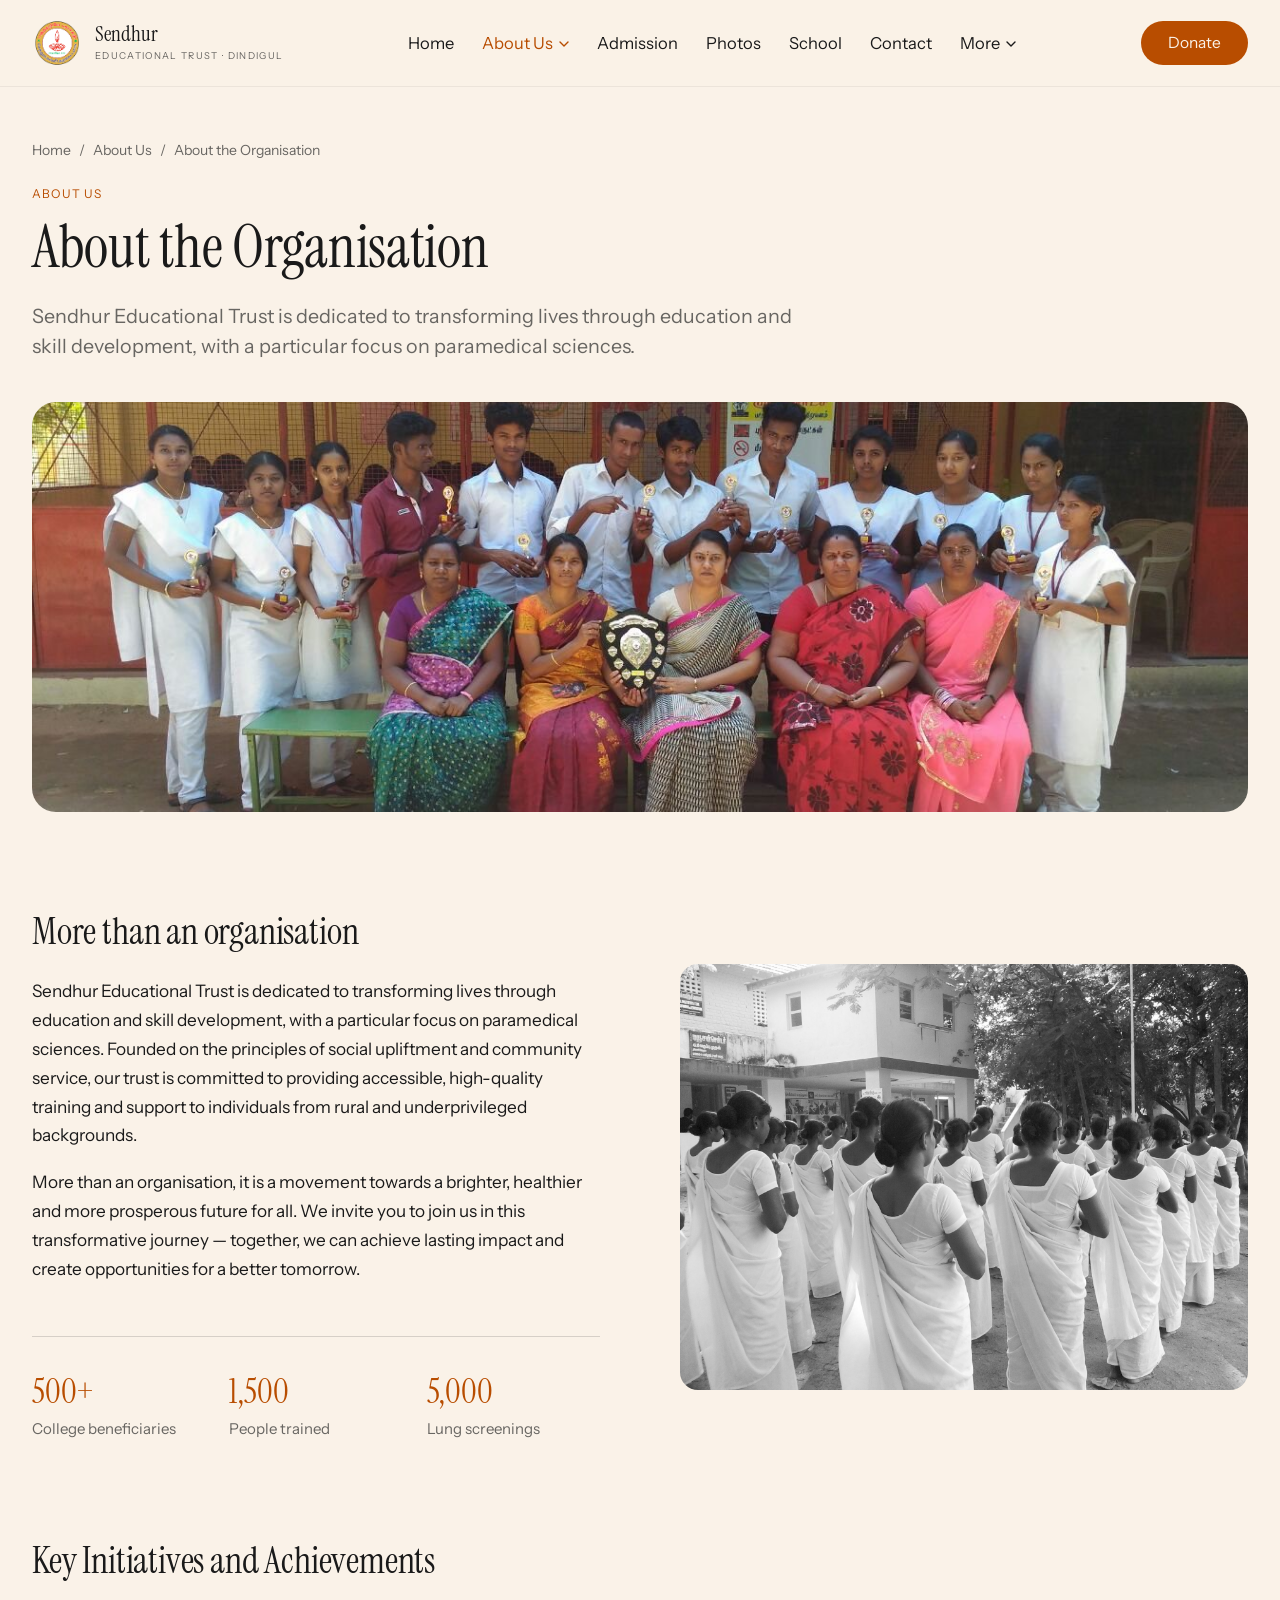
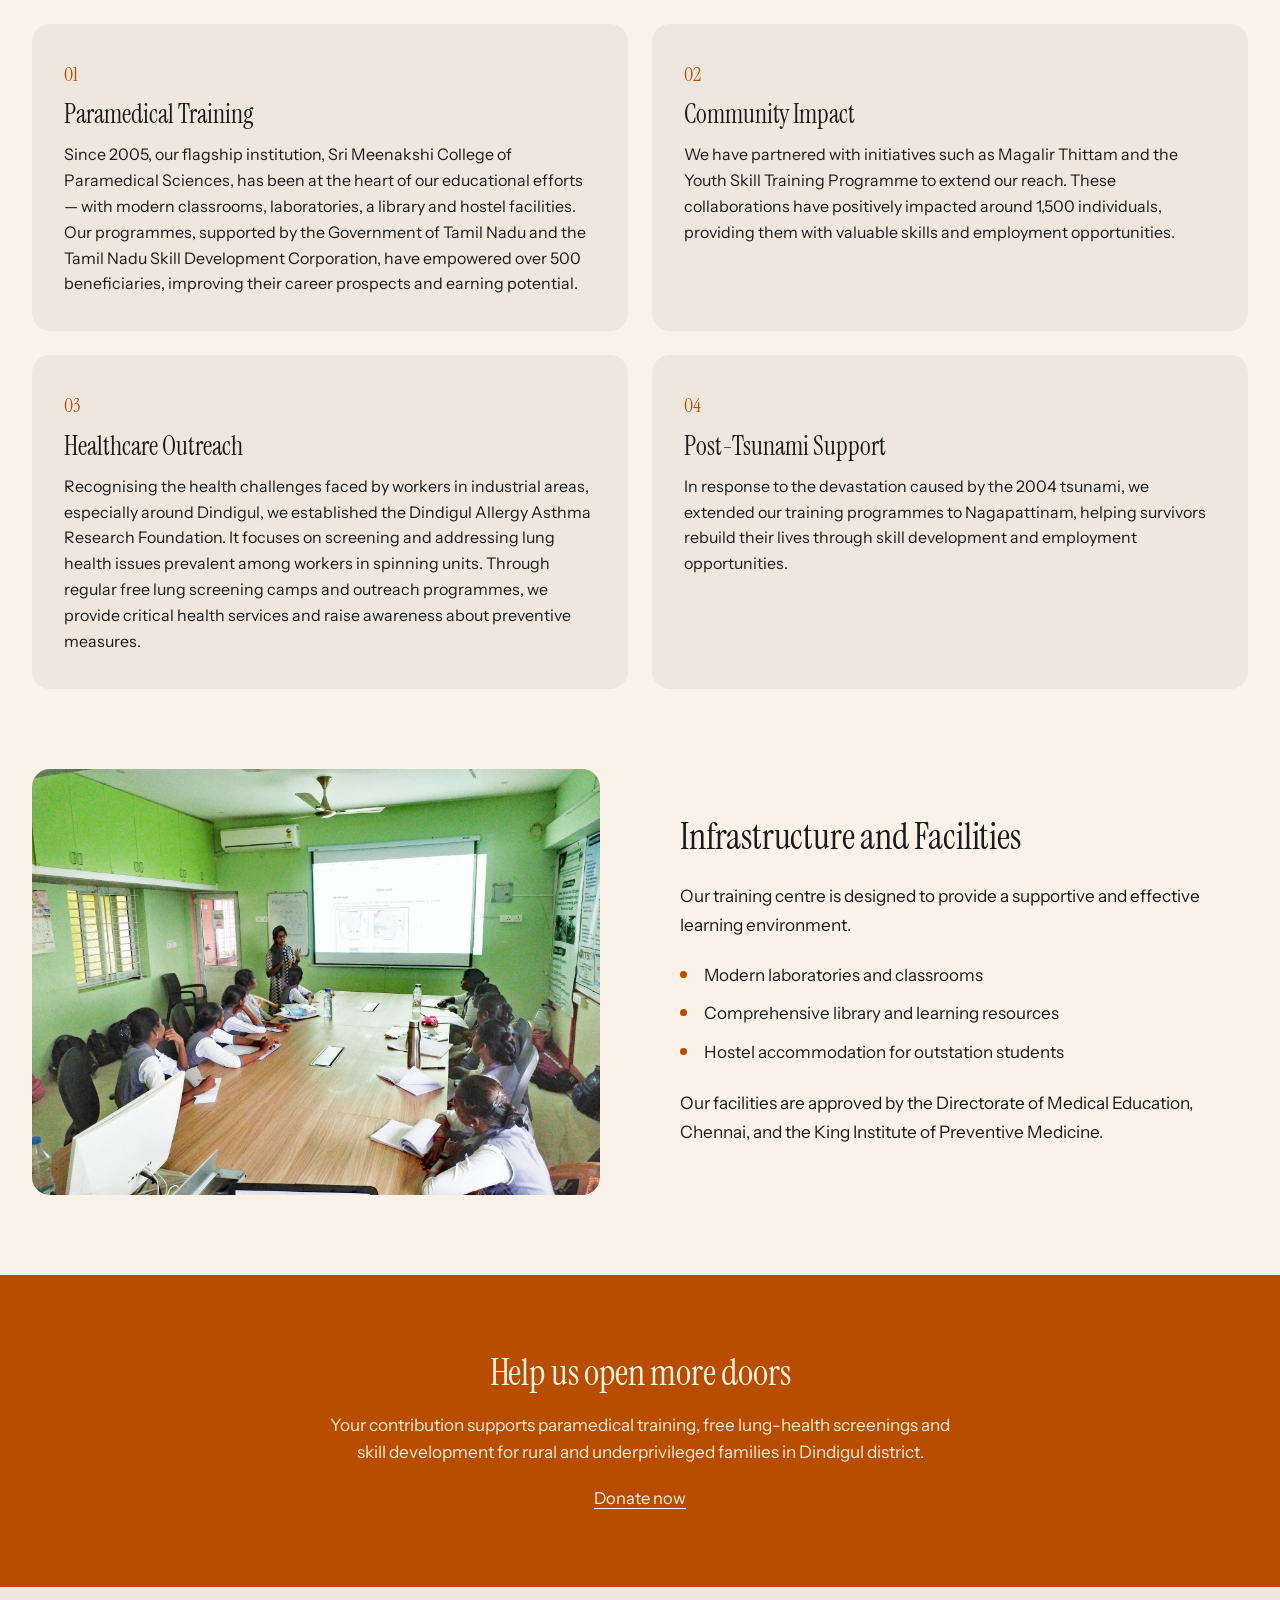
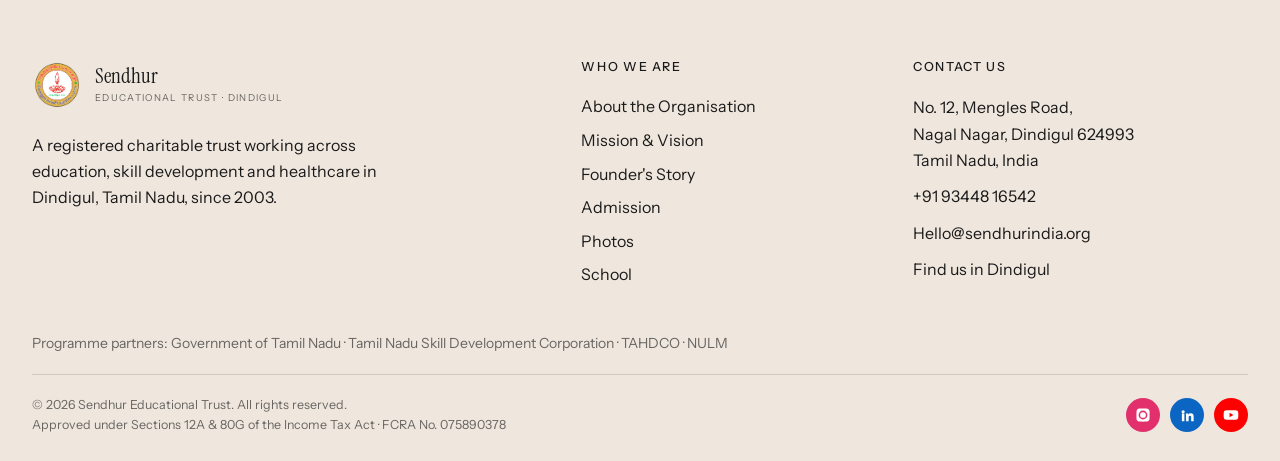
<file: about-the-organisation.html>
<!DOCTYPE html>
<html lang="en">
<head>
<meta charset="utf-8">
<meta name="viewport" content="width=device-width, initial-scale=1">
<title>About the Organisation | Sendhur Educational Trust</title>
<meta name="description" content="About Sendhur Educational Trust — paramedical education, skill development, healthcare outreach and post-tsunami rehabilitation in Dindigul, Tamil Nadu.">
<link rel="icon" type="image/png" href="assets/site/logo-sendhur.png">
<link rel="preconnect" href="https://fonts.googleapis.com">
<link rel="preconnect" href="https://fonts.gstatic.com" crossorigin>
<link href="https://fonts.googleapis.com/css2?family=Instrument+Sans:wght@400;500;600&family=Instrument+Serif:ital@0;1&display=swap" rel="stylesheet">
<link rel="stylesheet" href="styles.css">
<script>document.documentElement.classList.add('js');</script>
</head>
<body>

<a class="skip-link" href="#main">Skip to main content</a>

<header class="site-header" id="top">
  <div class="shell header-inner">
    <a class="brand" href="index.html" aria-label="Sendhur Educational Trust — Home">
      <img class="brand-logo" src="assets/site/logo-sendhur.png" alt="Sendhur Educational Trust emblem">
      <span class="brand-text">
        <span class="brand-name">Sendhur</span>
        <span class="brand-sub">Educational Trust · Dindigul</span>
      </span>
    </a>

    <nav class="nav" id="primary-nav" aria-label="Site">
      <ul class="nav-list">
        <li><a class="nav-link" href="index.html">Home</a></li>
        <li class="has-menu">
          <button class="nav-link nav-toggle is-current" type="button" aria-expanded="false" aria-controls="menu-about">
            About Us
            <svg width="10" height="6" viewBox="0 0 10 6" aria-hidden="true" focusable="false"><path d="M1 1l4 4 4-4" fill="none" stroke="currentColor" stroke-width="1.4" stroke-linecap="round" stroke-linejoin="round"/></svg>
          </button>
          <div class="submenu" id="menu-about">
            <a href="about-the-organisation.html" class="is-active">About the Organisation</a>
            <a href="mission-vision.html">Mission &amp; Vision</a>
            <a href="founders-story.html">Founder's Story</a>
          </div>
        </li>
        <li><a class="nav-link" href="admission.html">Admission</a></li>
        <li><a class="nav-link" href="photos.html">Photos</a></li>
        <li><a class="nav-link" href="school.html">School</a></li>
        <li><a class="nav-link" href="index.html#contact">Contact</a></li>
        <li class="has-menu">
          <button class="nav-link nav-toggle" type="button" aria-expanded="false" aria-controls="menu-more">
            More
            <svg width="10" height="6" viewBox="0 0 10 6" aria-hidden="true" focusable="false"><path d="M1 1l4 4 4-4" fill="none" stroke="currentColor" stroke-width="1.4" stroke-linecap="round" stroke-linejoin="round"/></svg>
          </button>
          <div class="submenu" id="menu-more">
            <a href="index.html#programmes">Core Programmes</a>
            <a href="index.html#impact">Our Impact</a>
            <a href="index.html#updates">Awards &amp; Updates</a>
          </div>
        </li>
      </ul>
    </nav>

    <div class="header-actions">
      <a class="btn btn--rust btn--header" href="https://rzp.io/rzp/JMwRRlwU" target="_blank" rel="noopener">Donate</a>
      <button class="menu-btn" id="menu-btn" type="button" aria-expanded="false" aria-controls="primary-nav" aria-label="Open menu">
        <span></span><span></span><span></span>
      </button>
    </div>
  </div>
</header>

<main id="main">

  <div class="page-head">
    <div class="shell">
      <nav class="crumb" aria-label="Breadcrumb">
        <a href="index.html">Home</a><span aria-hidden="true">/</span>
        <span>About Us</span><span aria-hidden="true">/</span>
        <span>About the Organisation</span>
      </nav>
      <p class="eyebrow">About Us</p>
      <h1>About the Organisation</h1>
      <p class="lead">Sendhur Educational Trust is dedicated to transforming lives through education and skill development, with a particular focus on paramedical sciences.</p>
    </div>
  </div>
  <section class="section" style="padding:0">
    <div class="shell">
      <figure class="banner-img" data-reveal>
        <img src="assets/site/hero-group.jpg" alt="Students and staff of Sendhur Educational Trust on campus in Dindigul" fetchpriority="high">
      </figure>
    </div>
  </section>

  <section class="section">
    <div class="shell split">
      <div data-reveal>
        <h2>More than an organisation</h2>
        <div class="prose">
          <p>Sendhur Educational Trust is dedicated to transforming lives through education and skill development, with a particular focus on paramedical sciences. Founded on the principles of social upliftment and community service, our trust is committed to providing accessible, high-quality training and support to individuals from rural and underprivileged backgrounds.</p>
          <p>More than an organisation, it is a movement towards a brighter, healthier and more prosperous future for all. We invite you to join us in this transformative journey — together, we can achieve lasting impact and create opportunities for a better tomorrow.</p>
        </div>
        <div class="stat-strip">
          <div><h4>500+</h4><p>College beneficiaries</p></div>
          <div><h4>1,500</h4><p>People trained</p></div>
          <div><h4>5,000</h4><p>Lung screenings</p></div>
        </div>
      </div>
      <figure class="split-media" data-reveal>
        <img src="assets/site/students-uniform.jpg" alt="Paramedical students in uniform at the Dindigul campus" loading="lazy">
      </figure>
    </div>
  </section>

  <section class="section section--tight-top">
    <div class="shell">
      <h2 data-reveal>Key Initiatives and Achievements</h2>
      <div class="initiative-grid">
        <article class="initiative" data-reveal>
          <p class="num">01</p>
          <h3>Paramedical Training</h3>
          <p>Since 2005, our flagship institution, Sri Meenakshi College of Paramedical Sciences, has been at the heart of our educational efforts — with modern classrooms, laboratories, a library and hostel facilities. Our programmes, supported by the Government of Tamil Nadu and the Tamil Nadu Skill Development Corporation, have empowered over 500 beneficiaries, improving their career prospects and earning potential.</p>
        </article>
        <article class="initiative" data-reveal>
          <p class="num">02</p>
          <h3>Community Impact</h3>
          <p>We have partnered with initiatives such as Magalir Thittam and the Youth Skill Training Programme to extend our reach. These collaborations have positively impacted around 1,500 individuals, providing them with valuable skills and employment opportunities.</p>
        </article>
        <article class="initiative" data-reveal>
          <p class="num">03</p>
          <h3>Healthcare Outreach</h3>
          <p>Recognising the health challenges faced by workers in industrial areas, especially around Dindigul, we established the Dindigul Allergy Asthma Research Foundation. It focuses on screening and addressing lung health issues prevalent among workers in spinning units. Through regular free lung screening camps and outreach programmes, we provide critical health services and raise awareness about preventive measures.</p>
        </article>
        <article class="initiative" data-reveal>
          <p class="num">04</p>
          <h3>Post-Tsunami Support</h3>
          <p>In response to the devastation caused by the 2004 tsunami, we extended our training programmes to Nagapattinam, helping survivors rebuild their lives through skill development and employment opportunities.</p>
        </article>
      </div>
    </div>
  </section>

  <section class="section section--tight-top">
    <div class="shell split">
      <figure class="split-media" data-reveal>
        <img src="assets/site/computer-lab.jpg" alt="A computer training room on the Sendhur campus in Dindigul" loading="lazy">
      </figure>
      <div data-reveal>
        <h2>Infrastructure and Facilities</h2>
        <div class="prose">
          <p>Our training centre is designed to provide a supportive and effective learning environment.</p>
        </div>
        <ul class="bullets">
          <li>Modern laboratories and classrooms</li>
          <li>Comprehensive library and learning resources</li>
          <li>Hostel accommodation for outstation students</li>
        </ul>
        <div class="prose" style="margin-top:24px">
          <p>Our facilities are approved by the Directorate of Medical Education, Chennai, and the King Institute of Preventive Medicine.</p>
        </div>
      </div>
    </div>
  </section>

  <section class="donate">
    <div class="shell donate-inner" data-reveal>
      <h2>Help us open more doors</h2>
      <p>Your contribution supports paramedical training, free lung-health screenings and skill development for rural and underprivileged families in Dindigul district.</p>
      <a class="donate-link" href="https://rzp.io/rzp/JMwRRlwU" target="_blank" rel="noopener">Donate now</a>
    </div>
  </section>

</main>

<footer class="site-footer" id="contact">
  <div class="shell">
    <div class="footer-grid">
      <div class="footer-brand">
        <a class="brand" href="index.html">
          <img class="brand-logo" src="assets/site/logo-sendhur.png" alt="Sendhur Educational Trust emblem">
          <span class="brand-text">
            <span class="brand-name">Sendhur</span>
            <span class="brand-sub">Educational Trust · Dindigul</span>
          </span>
        </a>
        <p>A registered charitable trust working across education, skill development and healthcare in Dindigul, Tamil Nadu, since 2003.</p>
      </div>

      <div class="footer-col">
        <h3 class="footer-heading">Who We Are</h3>
        <ul>
          <li><a href="about-the-organisation.html">About the Organisation</a></li>
          <li><a href="mission-vision.html">Mission &amp; Vision</a></li>
          <li><a href="founders-story.html">Founder's Story</a></li>
          <li><a href="admission.html">Admission</a></li>
          <li><a href="photos.html">Photos</a></li>
          <li><a href="school.html">School</a></li>
        </ul>
      </div>

      <div class="footer-col">
        <h3 class="footer-heading">Contact Us</h3>
        <ul class="contact-list">
          <li>No. 12, Mengles Road,<br>Nagal Nagar, Dindigul 624993<br>Tamil Nadu, India</li>
          <li><a href="tel:+919344816542">+91 93448 16542</a></li>
          <li><a href="mailto:Hello@sendhurindia.org">Hello@sendhurindia.org</a></li>
          <li><a href="https://www.google.com/maps/search/?api=1&amp;query=No.12+Mengles+Road+Nagal+Nagar+Dindigul+624993" target="_blank" rel="noopener">Find us in Dindigul</a></li>
        </ul>
      </div>
    </div>

    <p class="footer-partners">Programme partners: Government of Tamil Nadu · Tamil Nadu Skill Development Corporation · TAHDCO · NULM</p>

    <div class="footer-bottom">
      <div class="footer-legal">
        <p>© 2026 Sendhur Educational Trust. All rights reserved.</p>
        <p>Approved under Sections 12A &amp; 80G of the Income Tax Act · FCRA No. 075890378</p>
      </div>
      <ul class="socials">
        <li><a href="https://www.instagram.com/sendhurindia" target="_blank" rel="noopener" aria-label="Instagram" class="social social--ig">
          <svg viewBox="0 0 24 24" width="16" height="16" aria-hidden="true"><path fill="currentColor" d="M12 2.2c3.2 0 3.6 0 4.9.1 1.2.1 1.8.3 2.2.4.6.2 1 .5 1.4.9.4.4.7.8.9 1.4.2.4.4 1 .4 2.2.1 1.3.1 1.7.1 4.9s0 3.6-.1 4.9c-.1 1.2-.3 1.8-.4 2.2-.2.6-.5 1-.9 1.4-.4.4-.8.7-1.4.9-.4.2-1 .4-2.2.4-1.3.1-1.7.1-4.9.1s-3.6 0-4.9-.1c-1.2-.1-1.8-.3-2.2-.4-.6-.2-1-.5-1.4-.9-.4-.4-.7-.8-.9-1.4-.2-.4-.4-1-.4-2.2C2.2 15.6 2.2 15.2 2.2 12s0-3.6.1-4.9c.1-1.2.3-1.8.4-2.2.2-.6.5-1 .9-1.4.4-.4.8-.7 1.4-.9.4-.2 1-.4 2.2-.4C8.4 2.2 8.8 2.2 12 2.2zm0 3.2a6.6 6.6 0 100 13.2 6.6 6.6 0 000-13.2zm0 10.9a4.3 4.3 0 110-8.6 4.3 4.3 0 010 8.6zm6.9-11.2a1.5 1.5 0 11-3 0 1.5 1.5 0 013 0z"/></svg>
        </a></li>
        <li><a href="https://www.linkedin.com/company/sendhur-educational-trust/" target="_blank" rel="noopener" aria-label="LinkedIn" class="social social--li">
          <svg viewBox="0 0 24 24" width="15" height="15" aria-hidden="true"><path fill="currentColor" d="M4.98 3.5A2.5 2.5 0 112.5 6 2.5 2.5 0 014.98 3.5zM3 8.98h4V21H3zM9.5 8.98h3.8v1.64h.05a4.17 4.17 0 013.75-2.06c4 0 4.75 2.63 4.75 6.05V21h-4v-5.6c0-1.34 0-3.06-1.87-3.06s-2.16 1.46-2.16 2.96V21h-4z"/></svg>
        </a></li>
        <li><a href="https://www.youtube.com/@SendhurEducationTrust" target="_blank" rel="noopener" aria-label="YouTube" class="social social--yt">
          <svg viewBox="0 0 24 24" width="16" height="16" aria-hidden="true"><path fill="currentColor" d="M23 12s0-3.4-.4-5a2.6 2.6 0 00-1.8-1.8C19.2 4.8 12 4.8 12 4.8s-7.2 0-8.8.4A2.6 2.6 0 001.4 7C1 8.6 1 12 1 12s0 3.4.4 5a2.6 2.6 0 001.8 1.8c1.6.4 8.8.4 8.8.4s7.2 0 8.8-.4a2.6 2.6 0 001.8-1.8c.4-1.6.4-5 .4-5zM9.8 15.4V8.6L15.7 12z"/></svg>
        </a></li>
      </ul>
    </div>
  </div>
</footer>

<script src="script.js"></script>
</body>
</html>
</file>
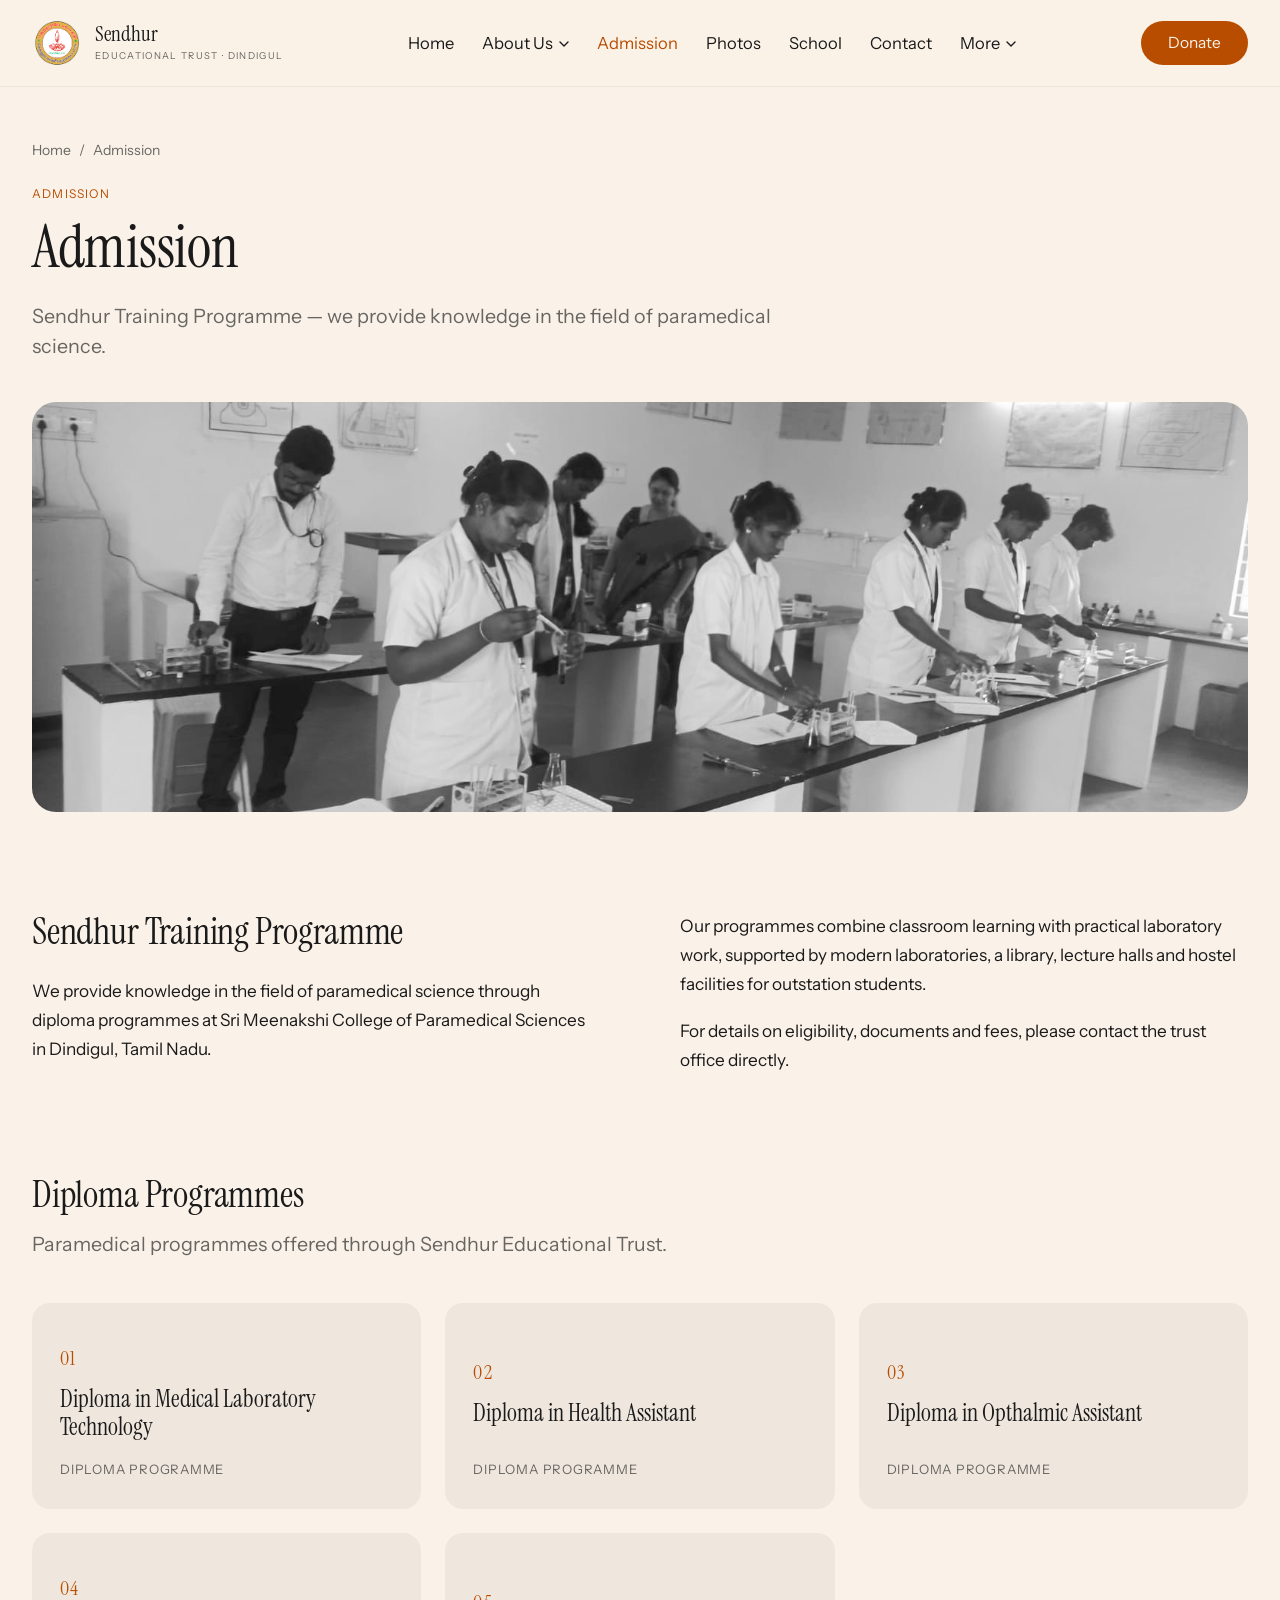
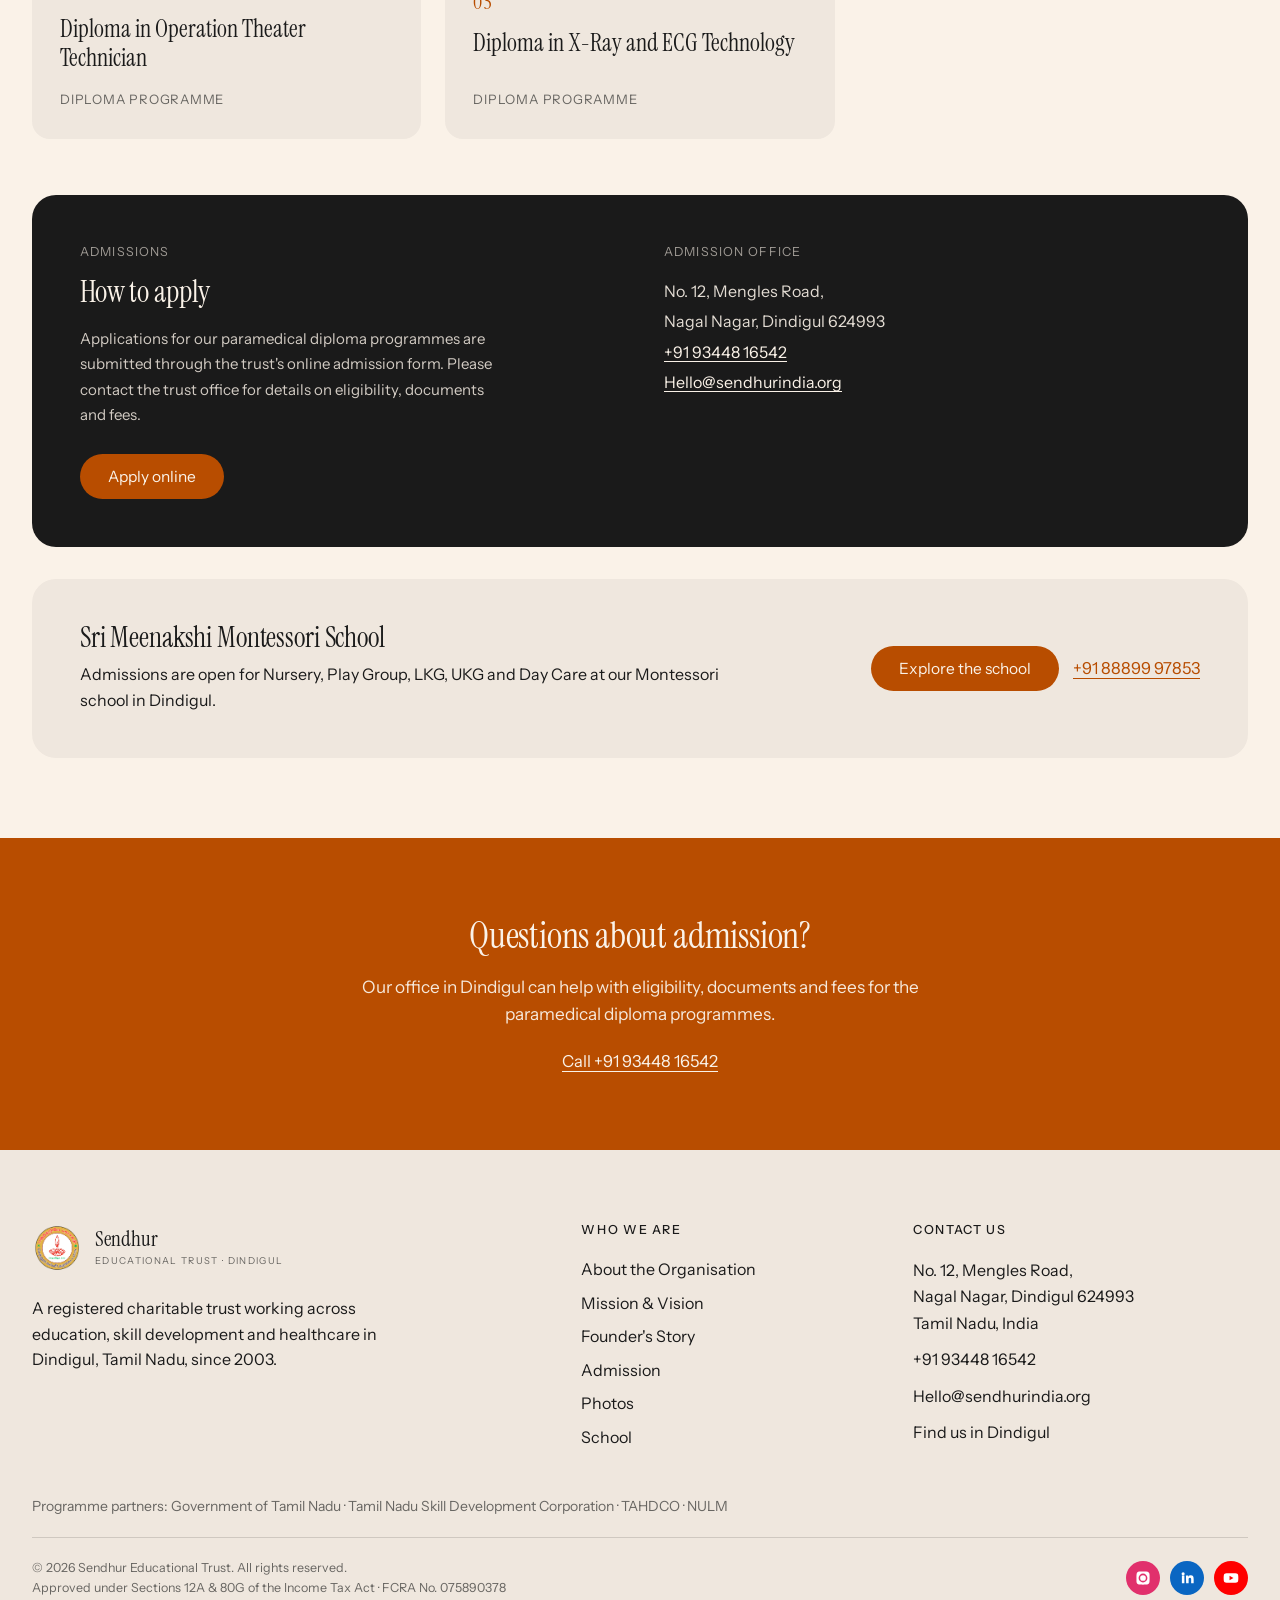
<file: admission.html>
<!DOCTYPE html>
<html lang="en">
<head>
<meta charset="utf-8">
<meta name="viewport" content="width=device-width, initial-scale=1">
<title>Admission | Sendhur Educational Trust</title>
<meta name="description" content="Paramedical diploma admissions at Sri Meenakshi College of Paramedical Sciences, Dindigul — Medical Laboratory Technology, Health Assistant, Opthalmic Assistant, Operation Theater Technician and X-Ray & ECG Technology.">
<link rel="icon" type="image/png" href="assets/site/logo-sendhur.png">
<link rel="preconnect" href="https://fonts.googleapis.com">
<link rel="preconnect" href="https://fonts.gstatic.com" crossorigin>
<link href="https://fonts.googleapis.com/css2?family=Instrument+Sans:wght@400;500;600&family=Instrument+Serif:ital@0;1&display=swap" rel="stylesheet">
<link rel="stylesheet" href="styles.css">
<script>document.documentElement.classList.add('js');</script>
</head>
<body>

<a class="skip-link" href="#main">Skip to main content</a>

<header class="site-header" id="top">
  <div class="shell header-inner">
    <a class="brand" href="index.html" aria-label="Sendhur Educational Trust — Home">
      <img class="brand-logo" src="assets/site/logo-sendhur.png" alt="Sendhur Educational Trust emblem">
      <span class="brand-text">
        <span class="brand-name">Sendhur</span>
        <span class="brand-sub">Educational Trust · Dindigul</span>
      </span>
    </a>

    <nav class="nav" id="primary-nav" aria-label="Site">
      <ul class="nav-list">
        <li><a class="nav-link" href="index.html">Home</a></li>
        <li class="has-menu">
          <button class="nav-link nav-toggle" type="button" aria-expanded="false" aria-controls="menu-about">
            About Us
            <svg width="10" height="6" viewBox="0 0 10 6" aria-hidden="true" focusable="false"><path d="M1 1l4 4 4-4" fill="none" stroke="currentColor" stroke-width="1.4" stroke-linecap="round" stroke-linejoin="round"/></svg>
          </button>
          <div class="submenu" id="menu-about">
            <a href="about-the-organisation.html">About the Organisation</a>
            <a href="mission-vision.html">Mission &amp; Vision</a>
            <a href="founders-story.html">Founder's Story</a>
          </div>
        </li>
        <li><a class="nav-link is-current" href="admission.html" aria-current="page">Admission</a></li>
        <li><a class="nav-link" href="photos.html">Photos</a></li>
        <li><a class="nav-link" href="school.html">School</a></li>
        <li><a class="nav-link" href="index.html#contact">Contact</a></li>
        <li class="has-menu">
          <button class="nav-link nav-toggle" type="button" aria-expanded="false" aria-controls="menu-more">
            More
            <svg width="10" height="6" viewBox="0 0 10 6" aria-hidden="true" focusable="false"><path d="M1 1l4 4 4-4" fill="none" stroke="currentColor" stroke-width="1.4" stroke-linecap="round" stroke-linejoin="round"/></svg>
          </button>
          <div class="submenu" id="menu-more">
            <a href="index.html#programmes">Core Programmes</a>
            <a href="index.html#impact">Our Impact</a>
            <a href="index.html#updates">Awards &amp; Updates</a>
          </div>
        </li>
      </ul>
    </nav>

    <div class="header-actions">
      <a class="btn btn--rust btn--header" href="https://rzp.io/rzp/JMwRRlwU" target="_blank" rel="noopener">Donate</a>
      <button class="menu-btn" id="menu-btn" type="button" aria-expanded="false" aria-controls="primary-nav" aria-label="Open menu">
        <span></span><span></span><span></span>
      </button>
    </div>
  </div>
</header>

<main id="main">

  <div class="page-head">
    <div class="shell">
      <nav class="crumb" aria-label="Breadcrumb">
        <a href="index.html">Home</a><span aria-hidden="true">/</span>
        <span>Admission</span>
      </nav>
      <p class="eyebrow">Admission</p>
      <h1>Admission</h1>
      <p class="lead">Sendhur Training Programme — we provide knowledge in the field of paramedical science.</p>
    </div>
  </div>
  <section class="section" style="padding:0">
    <div class="shell">
      <figure class="banner-img" data-reveal>
        <img src="assets/site/lab-training.jpg" alt="Students practising at laboratory benches at Sri Meenakshi College of Paramedical Sciences" fetchpriority="high">
      </figure>
    </div>
  </section>

  <section class="section">
    <div class="shell split" style="align-items:start">
      <div data-reveal>
        <h2>Sendhur Training Programme</h2>
        <div class="prose">
          <p>We provide knowledge in the field of paramedical science through diploma programmes at Sri Meenakshi College of Paramedical Sciences in Dindigul, Tamil Nadu.</p>
        </div>
      </div>
      <div data-reveal>
        <div class="prose">
          <p>Our programmes combine classroom learning with practical laboratory work, supported by modern laboratories, a library, lecture halls and hostel facilities for outstation students.</p>
          <p>For details on eligibility, documents and fees, please contact the trust office directly.</p>
        </div>
      </div>
    </div>
  </section>

  <section class="section section--tight-top">
    <div class="shell">
      <h2 data-reveal>Diploma Programmes</h2>
      <p class="section-sub" data-reveal>Paramedical programmes offered through Sendhur Educational Trust.</p>
      <div class="programme-grid">
        <article class="programme-card" data-reveal>
          <p class="num">01</p>
          <h3>Diploma in Medical Laboratory Technology</h3>
          <p>Diploma programme</p>
        </article>
        <article class="programme-card" data-reveal>
          <p class="num">02</p>
          <h3>Diploma in Health Assistant</h3>
          <p>Diploma programme</p>
        </article>
        <article class="programme-card" data-reveal>
          <p class="num">03</p>
          <h3>Diploma in Opthalmic Assistant</h3>
          <p>Diploma programme</p>
        </article>
        <article class="programme-card" data-reveal>
          <p class="num">04</p>
          <h3>Diploma in Operation Theater Technician</h3>
          <p>Diploma programme</p>
        </article>
        <article class="programme-card" data-reveal>
          <p class="num">05</p>
          <h3>Diploma in X-Ray and ECG Technology</h3>
          <p>Diploma programme</p>
        </article>
      </div>

      <div class="apply-panel" data-reveal>
        <div>
          <p class="tag">Admissions</p>
          <h2>How to apply</h2>
          <p class="note">Applications for our paramedical diploma programmes are submitted through the trust's online admission form. Please contact the trust office for details on eligibility, documents and fees.</p>
          <div class="actions">
            <a class="btn btn--rust" href="https://forms.gle/kYNpGvPduExeMGoj6" target="_blank" rel="noopener">Apply online</a>
          </div>
        </div>
        <div>
          <p class="tag">Admission office</p>
          <p class="contact-line">
            No. 12, Mengles Road,<br>
            Nagal Nagar, Dindigul 624993<br>
            <a href="tel:+919344816542">+91 93448 16542</a><br>
            <a href="mailto:Hello@sendhurindia.org">Hello@sendhurindia.org</a>
          </p>
        </div>
      </div>

      <div class="school-panel" data-reveal>
        <div>
          <h2>Sri Meenakshi Montessori School</h2>
          <p>Admissions are open for Nursery, Play Group, LKG, UKG and Day Care at our Montessori school in Dindigul.</p>
        </div>
        <div class="actions">
          <a class="btn btn--rust" href="school.html">Explore the school</a>
          <a class="link-underline" href="tel:+918889997853">+91 88899 97853</a>
        </div>
      </div>
    </div>
  </section>

  <section class="donate">
    <div class="shell donate-inner" data-reveal>
      <h2>Questions about admission?</h2>
      <p>Our office in Dindigul can help with eligibility, documents and fees for the paramedical diploma programmes.</p>
      <a class="donate-link" href="tel:+919344816542">Call +91 93448 16542</a>
    </div>
  </section>

</main>

<footer class="site-footer" id="contact">
  <div class="shell">
    <div class="footer-grid">
      <div class="footer-brand">
        <a class="brand" href="index.html">
          <img class="brand-logo" src="assets/site/logo-sendhur.png" alt="Sendhur Educational Trust emblem">
          <span class="brand-text">
            <span class="brand-name">Sendhur</span>
            <span class="brand-sub">Educational Trust · Dindigul</span>
          </span>
        </a>
        <p>A registered charitable trust working across education, skill development and healthcare in Dindigul, Tamil Nadu, since 2003.</p>
      </div>

      <div class="footer-col">
        <h3 class="footer-heading">Who We Are</h3>
        <ul>
          <li><a href="about-the-organisation.html">About the Organisation</a></li>
          <li><a href="mission-vision.html">Mission &amp; Vision</a></li>
          <li><a href="founders-story.html">Founder's Story</a></li>
          <li><a href="admission.html">Admission</a></li>
          <li><a href="photos.html">Photos</a></li>
          <li><a href="school.html">School</a></li>
        </ul>
      </div>

      <div class="footer-col">
        <h3 class="footer-heading">Contact Us</h3>
        <ul class="contact-list">
          <li>No. 12, Mengles Road,<br>Nagal Nagar, Dindigul 624993<br>Tamil Nadu, India</li>
          <li><a href="tel:+919344816542">+91 93448 16542</a></li>
          <li><a href="mailto:Hello@sendhurindia.org">Hello@sendhurindia.org</a></li>
          <li><a href="https://www.google.com/maps/search/?api=1&amp;query=No.12+Mengles+Road+Nagal+Nagar+Dindigul+624993" target="_blank" rel="noopener">Find us in Dindigul</a></li>
        </ul>
      </div>
    </div>

    <p class="footer-partners">Programme partners: Government of Tamil Nadu · Tamil Nadu Skill Development Corporation · TAHDCO · NULM</p>

    <div class="footer-bottom">
      <div class="footer-legal">
        <p>© 2026 Sendhur Educational Trust. All rights reserved.</p>
        <p>Approved under Sections 12A &amp; 80G of the Income Tax Act · FCRA No. 075890378</p>
      </div>
      <ul class="socials">
        <li><a href="https://www.instagram.com/sendhurindia" target="_blank" rel="noopener" aria-label="Instagram" class="social social--ig">
          <svg viewBox="0 0 24 24" width="16" height="16" aria-hidden="true"><path fill="currentColor" d="M12 2.2c3.2 0 3.6 0 4.9.1 1.2.1 1.8.3 2.2.4.6.2 1 .5 1.4.9.4.4.7.8.9 1.4.2.4.4 1 .4 2.2.1 1.3.1 1.7.1 4.9s0 3.6-.1 4.9c-.1 1.2-.3 1.8-.4 2.2-.2.6-.5 1-.9 1.4-.4.4-.8.7-1.4.9-.4.2-1 .4-2.2.4-1.3.1-1.7.1-4.9.1s-3.6 0-4.9-.1c-1.2-.1-1.8-.3-2.2-.4-.6-.2-1-.5-1.4-.9-.4-.4-.7-.8-.9-1.4-.2-.4-.4-1-.4-2.2C2.2 15.6 2.2 15.2 2.2 12s0-3.6.1-4.9c.1-1.2.3-1.8.4-2.2.2-.6.5-1 .9-1.4.4-.4.8-.7 1.4-.9.4-.2 1-.4 2.2-.4C8.4 2.2 8.8 2.2 12 2.2zm0 3.2a6.6 6.6 0 100 13.2 6.6 6.6 0 000-13.2zm0 10.9a4.3 4.3 0 110-8.6 4.3 4.3 0 010 8.6zm6.9-11.2a1.5 1.5 0 11-3 0 1.5 1.5 0 013 0z"/></svg>
        </a></li>
        <li><a href="https://www.linkedin.com/company/sendhur-educational-trust/" target="_blank" rel="noopener" aria-label="LinkedIn" class="social social--li">
          <svg viewBox="0 0 24 24" width="15" height="15" aria-hidden="true"><path fill="currentColor" d="M4.98 3.5A2.5 2.5 0 112.5 6 2.5 2.5 0 014.98 3.5zM3 8.98h4V21H3zM9.5 8.98h3.8v1.64h.05a4.17 4.17 0 013.75-2.06c4 0 4.75 2.63 4.75 6.05V21h-4v-5.6c0-1.34 0-3.06-1.87-3.06s-2.16 1.46-2.16 2.96V21h-4z"/></svg>
        </a></li>
        <li><a href="https://www.youtube.com/@SendhurEducationTrust" target="_blank" rel="noopener" aria-label="YouTube" class="social social--yt">
          <svg viewBox="0 0 24 24" width="16" height="16" aria-hidden="true"><path fill="currentColor" d="M23 12s0-3.4-.4-5a2.6 2.6 0 00-1.8-1.8C19.2 4.8 12 4.8 12 4.8s-7.2 0-8.8.4A2.6 2.6 0 001.4 7C1 8.6 1 12 1 12s0 3.4.4 5a2.6 2.6 0 001.8 1.8c1.6.4 8.8.4 8.8.4s7.2 0 8.8-.4a2.6 2.6 0 001.8-1.8c.4-1.6.4-5 .4-5zM9.8 15.4V8.6L15.7 12z"/></svg>
        </a></li>
      </ul>
    </div>
  </div>
</footer>

<script src="script.js"></script>
</body>
</html>
</file>
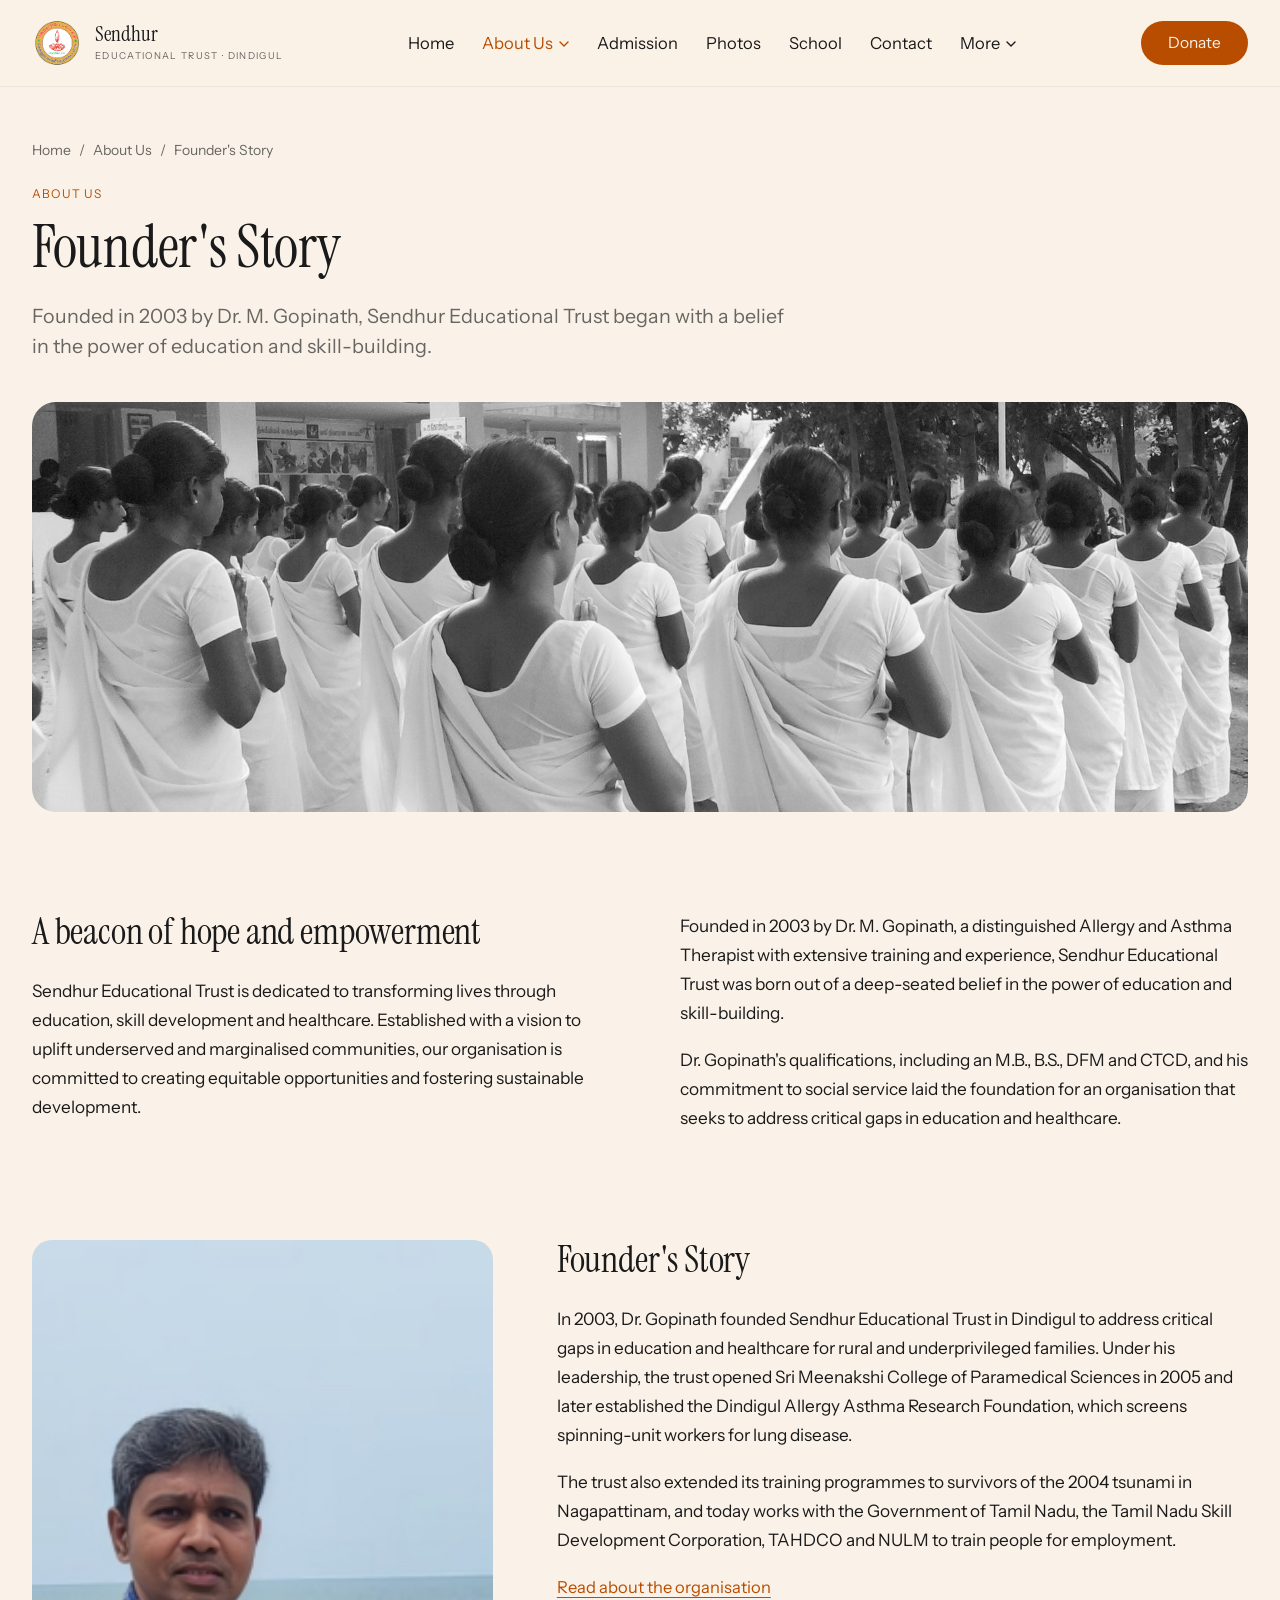
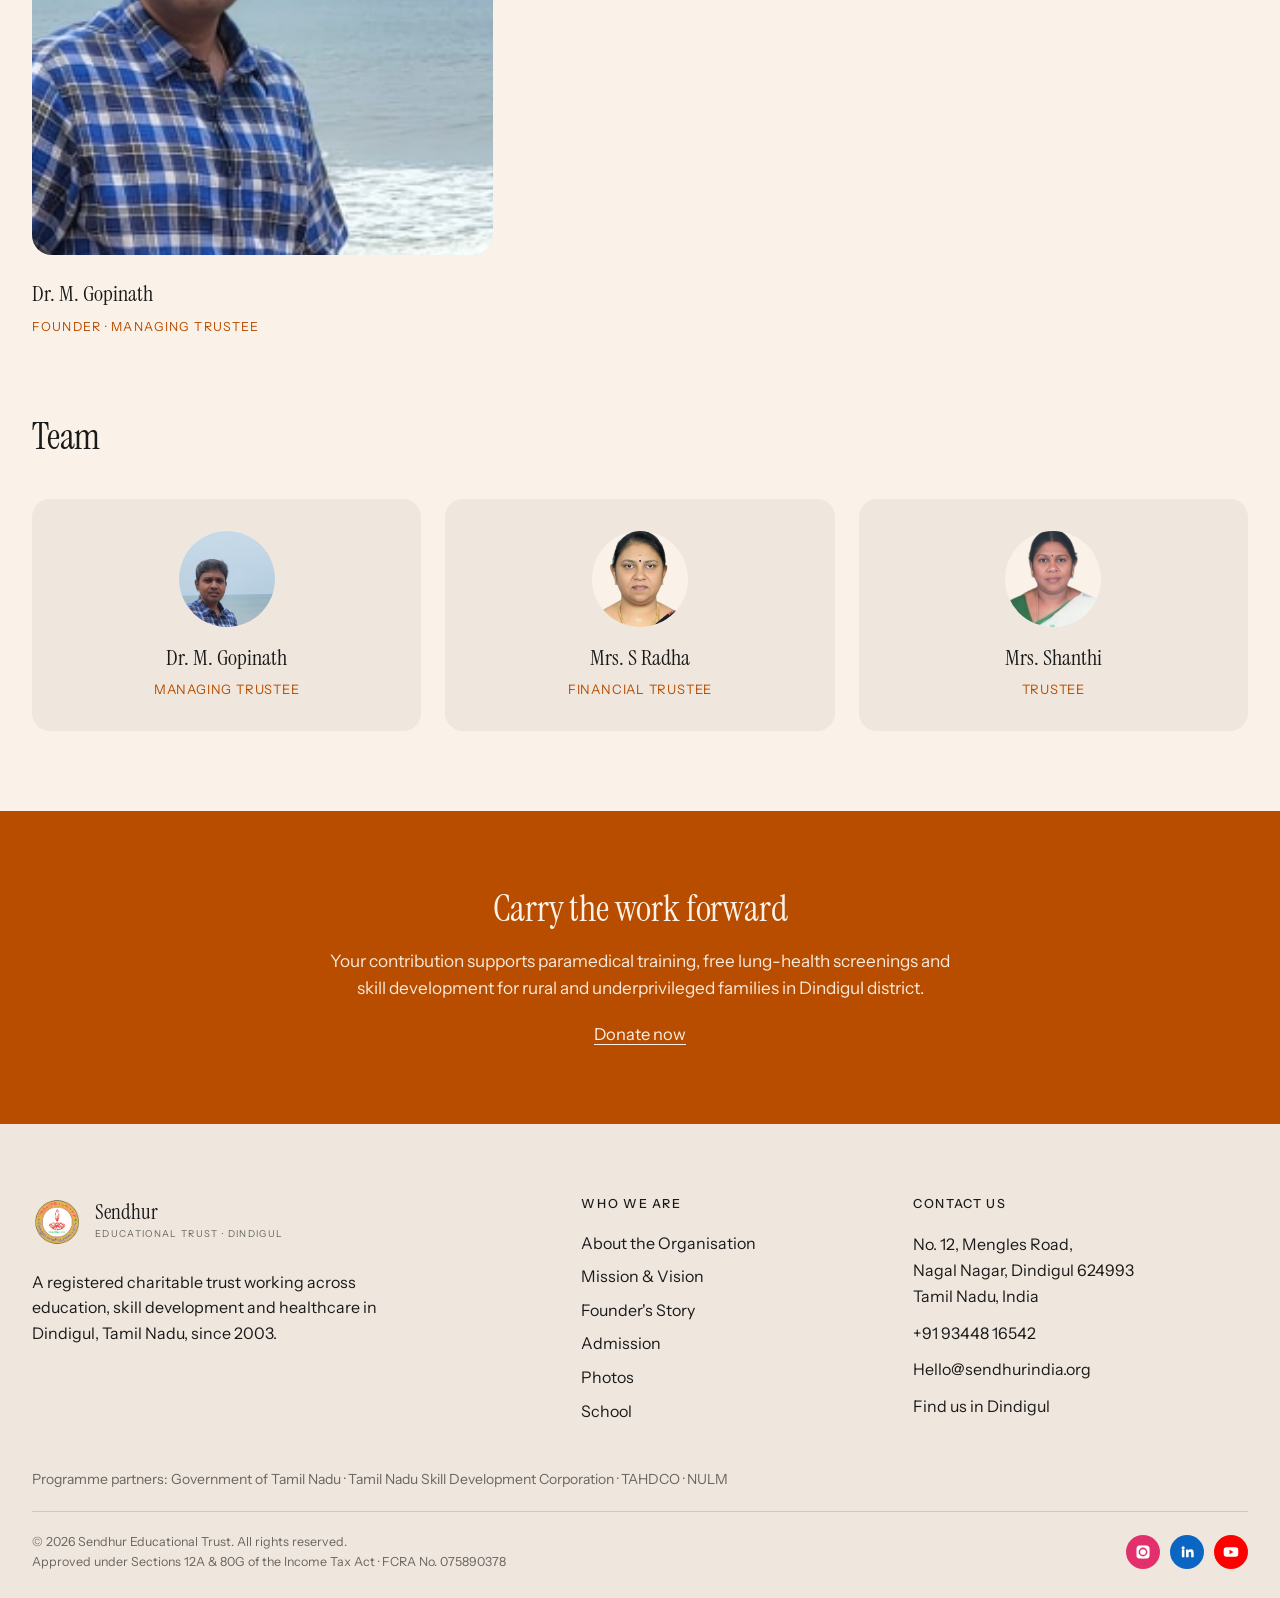
<file: founders-story.html>
<!DOCTYPE html>
<html lang="en">
<head>
<meta charset="utf-8">
<meta name="viewport" content="width=device-width, initial-scale=1">
<title>Founder's Story | Sendhur Educational Trust</title>
<meta name="description" content="The story of Dr. M. Gopinath and the founding of Sendhur Educational Trust in Dindigul, Tamil Nadu.">
<link rel="icon" type="image/png" href="assets/site/logo-sendhur.png">
<link rel="preconnect" href="https://fonts.googleapis.com">
<link rel="preconnect" href="https://fonts.gstatic.com" crossorigin>
<link href="https://fonts.googleapis.com/css2?family=Instrument+Sans:wght@400;500;600&family=Instrument+Serif:ital@0;1&display=swap" rel="stylesheet">
<link rel="stylesheet" href="styles.css">
<script>document.documentElement.classList.add('js');</script>
</head>
<body>

<a class="skip-link" href="#main">Skip to main content</a>

<header class="site-header" id="top">
  <div class="shell header-inner">
    <a class="brand" href="index.html" aria-label="Sendhur Educational Trust — Home">
      <img class="brand-logo" src="assets/site/logo-sendhur.png" alt="Sendhur Educational Trust emblem">
      <span class="brand-text">
        <span class="brand-name">Sendhur</span>
        <span class="brand-sub">Educational Trust · Dindigul</span>
      </span>
    </a>

    <nav class="nav" id="primary-nav" aria-label="Site">
      <ul class="nav-list">
        <li><a class="nav-link" href="index.html">Home</a></li>
        <li class="has-menu">
          <button class="nav-link nav-toggle is-current" type="button" aria-expanded="false" aria-controls="menu-about">
            About Us
            <svg width="10" height="6" viewBox="0 0 10 6" aria-hidden="true" focusable="false"><path d="M1 1l4 4 4-4" fill="none" stroke="currentColor" stroke-width="1.4" stroke-linecap="round" stroke-linejoin="round"/></svg>
          </button>
          <div class="submenu" id="menu-about">
            <a href="about-the-organisation.html">About the Organisation</a>
            <a href="mission-vision.html">Mission &amp; Vision</a>
            <a href="founders-story.html" class="is-active">Founder's Story</a>
          </div>
        </li>
        <li><a class="nav-link" href="admission.html">Admission</a></li>
        <li><a class="nav-link" href="photos.html">Photos</a></li>
        <li><a class="nav-link" href="school.html">School</a></li>
        <li><a class="nav-link" href="index.html#contact">Contact</a></li>
        <li class="has-menu">
          <button class="nav-link nav-toggle" type="button" aria-expanded="false" aria-controls="menu-more">
            More
            <svg width="10" height="6" viewBox="0 0 10 6" aria-hidden="true" focusable="false"><path d="M1 1l4 4 4-4" fill="none" stroke="currentColor" stroke-width="1.4" stroke-linecap="round" stroke-linejoin="round"/></svg>
          </button>
          <div class="submenu" id="menu-more">
            <a href="index.html#programmes">Core Programmes</a>
            <a href="index.html#impact">Our Impact</a>
            <a href="index.html#updates">Awards &amp; Updates</a>
          </div>
        </li>
      </ul>
    </nav>

    <div class="header-actions">
      <a class="btn btn--rust btn--header" href="https://rzp.io/rzp/JMwRRlwU" target="_blank" rel="noopener">Donate</a>
      <button class="menu-btn" id="menu-btn" type="button" aria-expanded="false" aria-controls="primary-nav" aria-label="Open menu">
        <span></span><span></span><span></span>
      </button>
    </div>
  </div>
</header>

<main id="main">

  <div class="page-head">
    <div class="shell">
      <nav class="crumb" aria-label="Breadcrumb">
        <a href="index.html">Home</a><span aria-hidden="true">/</span>
        <span>About Us</span><span aria-hidden="true">/</span>
        <span>Founder's Story</span>
      </nav>
      <p class="eyebrow">About Us</p>
      <h1>Founder's Story</h1>
      <p class="lead">Founded in 2003 by Dr. M. Gopinath, Sendhur Educational Trust began with a belief in the power of education and skill-building.</p>
    </div>
  </div>
  <section class="section" style="padding:0">
    <div class="shell">
      <figure class="banner-img" data-reveal>
        <img src="assets/site/students-uniform.jpg" alt="Students of Sri Meenakshi College of Paramedical Sciences on campus" fetchpriority="high">
      </figure>
    </div>
  </section>

  <section class="section">
    <div class="shell">
      <div class="split" style="align-items:start">
        <div data-reveal>
          <h2>A beacon of hope and empowerment</h2>
          <div class="prose">
            <p>Sendhur Educational Trust is dedicated to transforming lives through education, skill development and healthcare. Established with a vision to uplift underserved and marginalised communities, our organisation is committed to creating equitable opportunities and fostering sustainable development.</p>
          </div>
        </div>
        <div data-reveal>
          <div class="prose">
            <p>Founded in 2003 by Dr. M. Gopinath, a distinguished Allergy and Asthma Therapist with extensive training and experience, Sendhur Educational Trust was born out of a deep-seated belief in the power of education and skill-building.</p>
            <p>Dr. Gopinath's qualifications, including an M.B., B.S., DFM and CTCD, and his commitment to social service laid the foundation for an organisation that seeks to address critical gaps in education and healthcare.</p>
          </div>
        </div>
      </div>
    </div>
  </section>

  <section class="section section--tight-top">
    <div class="shell founder-split">
      <figure data-reveal style="margin:0">
        <div class="founder-photo">
          <img src="assets/site/founder-portrait.png" alt="Dr. M. Gopinath, founder and Managing Trustee of Sendhur Educational Trust" loading="lazy">
        </div>
        <div class="founder-role">
          <p class="name">Dr. M. Gopinath</p>
          <p class="title">Founder · Managing Trustee</p>
        </div>
      </figure>
      <div data-reveal>
        <h2>Founder's Story</h2>
        <div class="prose">
          <p>In 2003, Dr. Gopinath founded Sendhur Educational Trust in Dindigul to address critical gaps in education and healthcare for rural and underprivileged families. Under his leadership, the trust opened Sri Meenakshi College of Paramedical Sciences in 2005 and later established the Dindigul Allergy Asthma Research Foundation, which screens spinning-unit workers for lung disease.</p>
          <p>The trust also extended its training programmes to survivors of the 2004 tsunami in Nagapattinam, and today works with the Government of Tamil Nadu, the Tamil Nadu Skill Development Corporation, TAHDCO and NULM to train people for employment.</p>
        </div>
        <a class="link-underline" href="about-the-organisation.html" style="margin-top:22px">Read about the organisation</a>
      </div>
    </div>
  </section>

  <section class="section section--tight-top">
    <div class="shell">
      <h2 data-reveal>Team</h2>
      <div class="team-grid">
        <article class="team-card" data-reveal>
          <img src="assets/site/founder-portrait.png" alt="Dr. M. Gopinath" loading="lazy">
          <h3>Dr. M. Gopinath</h3>
          <p>Managing Trustee</p>
        </article>
        <article class="team-card" data-reveal>
          <img src="assets/site/trustee-radha.png" alt="Mrs. S Radha" loading="lazy">
          <h3>Mrs. S Radha</h3>
          <p>Financial Trustee</p>
        </article>
        <article class="team-card" data-reveal>
          <img src="assets/site/trustee-shanthi.png" alt="Mrs. Shanthi" loading="lazy">
          <h3>Mrs. Shanthi</h3>
          <p>Trustee</p>
        </article>
      </div>
    </div>
  </section>

  <section class="donate">
    <div class="shell donate-inner" data-reveal>
      <h2>Carry the work forward</h2>
      <p>Your contribution supports paramedical training, free lung-health screenings and skill development for rural and underprivileged families in Dindigul district.</p>
      <a class="donate-link" href="https://rzp.io/rzp/JMwRRlwU" target="_blank" rel="noopener">Donate now</a>
    </div>
  </section>

</main>

<footer class="site-footer" id="contact">
  <div class="shell">
    <div class="footer-grid">
      <div class="footer-brand">
        <a class="brand" href="index.html">
          <img class="brand-logo" src="assets/site/logo-sendhur.png" alt="Sendhur Educational Trust emblem">
          <span class="brand-text">
            <span class="brand-name">Sendhur</span>
            <span class="brand-sub">Educational Trust · Dindigul</span>
          </span>
        </a>
        <p>A registered charitable trust working across education, skill development and healthcare in Dindigul, Tamil Nadu, since 2003.</p>
      </div>

      <div class="footer-col">
        <h3 class="footer-heading">Who We Are</h3>
        <ul>
          <li><a href="about-the-organisation.html">About the Organisation</a></li>
          <li><a href="mission-vision.html">Mission &amp; Vision</a></li>
          <li><a href="founders-story.html">Founder's Story</a></li>
          <li><a href="admission.html">Admission</a></li>
          <li><a href="photos.html">Photos</a></li>
          <li><a href="school.html">School</a></li>
        </ul>
      </div>

      <div class="footer-col">
        <h3 class="footer-heading">Contact Us</h3>
        <ul class="contact-list">
          <li>No. 12, Mengles Road,<br>Nagal Nagar, Dindigul 624993<br>Tamil Nadu, India</li>
          <li><a href="tel:+919344816542">+91 93448 16542</a></li>
          <li><a href="mailto:Hello@sendhurindia.org">Hello@sendhurindia.org</a></li>
          <li><a href="https://www.google.com/maps/search/?api=1&amp;query=No.12+Mengles+Road+Nagal+Nagar+Dindigul+624993" target="_blank" rel="noopener">Find us in Dindigul</a></li>
        </ul>
      </div>
    </div>

    <p class="footer-partners">Programme partners: Government of Tamil Nadu · Tamil Nadu Skill Development Corporation · TAHDCO · NULM</p>

    <div class="footer-bottom">
      <div class="footer-legal">
        <p>© 2026 Sendhur Educational Trust. All rights reserved.</p>
        <p>Approved under Sections 12A &amp; 80G of the Income Tax Act · FCRA No. 075890378</p>
      </div>
      <ul class="socials">
        <li><a href="https://www.instagram.com/sendhurindia" target="_blank" rel="noopener" aria-label="Instagram" class="social social--ig">
          <svg viewBox="0 0 24 24" width="16" height="16" aria-hidden="true"><path fill="currentColor" d="M12 2.2c3.2 0 3.6 0 4.9.1 1.2.1 1.8.3 2.2.4.6.2 1 .5 1.4.9.4.4.7.8.9 1.4.2.4.4 1 .4 2.2.1 1.3.1 1.7.1 4.9s0 3.6-.1 4.9c-.1 1.2-.3 1.8-.4 2.2-.2.6-.5 1-.9 1.4-.4.4-.8.7-1.4.9-.4.2-1 .4-2.2.4-1.3.1-1.7.1-4.9.1s-3.6 0-4.9-.1c-1.2-.1-1.8-.3-2.2-.4-.6-.2-1-.5-1.4-.9-.4-.4-.7-.8-.9-1.4-.2-.4-.4-1-.4-2.2C2.2 15.6 2.2 15.2 2.2 12s0-3.6.1-4.9c.1-1.2.3-1.8.4-2.2.2-.6.5-1 .9-1.4.4-.4.8-.7 1.4-.9.4-.2 1-.4 2.2-.4C8.4 2.2 8.8 2.2 12 2.2zm0 3.2a6.6 6.6 0 100 13.2 6.6 6.6 0 000-13.2zm0 10.9a4.3 4.3 0 110-8.6 4.3 4.3 0 010 8.6zm6.9-11.2a1.5 1.5 0 11-3 0 1.5 1.5 0 013 0z"/></svg>
        </a></li>
        <li><a href="https://www.linkedin.com/company/sendhur-educational-trust/" target="_blank" rel="noopener" aria-label="LinkedIn" class="social social--li">
          <svg viewBox="0 0 24 24" width="15" height="15" aria-hidden="true"><path fill="currentColor" d="M4.98 3.5A2.5 2.5 0 112.5 6 2.5 2.5 0 014.98 3.5zM3 8.98h4V21H3zM9.5 8.98h3.8v1.64h.05a4.17 4.17 0 013.75-2.06c4 0 4.75 2.63 4.75 6.05V21h-4v-5.6c0-1.34 0-3.06-1.87-3.06s-2.16 1.46-2.16 2.96V21h-4z"/></svg>
        </a></li>
        <li><a href="https://www.youtube.com/@SendhurEducationTrust" target="_blank" rel="noopener" aria-label="YouTube" class="social social--yt">
          <svg viewBox="0 0 24 24" width="16" height="16" aria-hidden="true"><path fill="currentColor" d="M23 12s0-3.4-.4-5a2.6 2.6 0 00-1.8-1.8C19.2 4.8 12 4.8 12 4.8s-7.2 0-8.8.4A2.6 2.6 0 001.4 7C1 8.6 1 12 1 12s0 3.4.4 5a2.6 2.6 0 001.8 1.8c1.6.4 8.8.4 8.8.4s7.2 0 8.8-.4a2.6 2.6 0 001.8-1.8c.4-1.6.4-5 .4-5zM9.8 15.4V8.6L15.7 12z"/></svg>
        </a></li>
      </ul>
    </div>
  </div>
</footer>

<script src="script.js"></script>
</body>
</html>
</file>
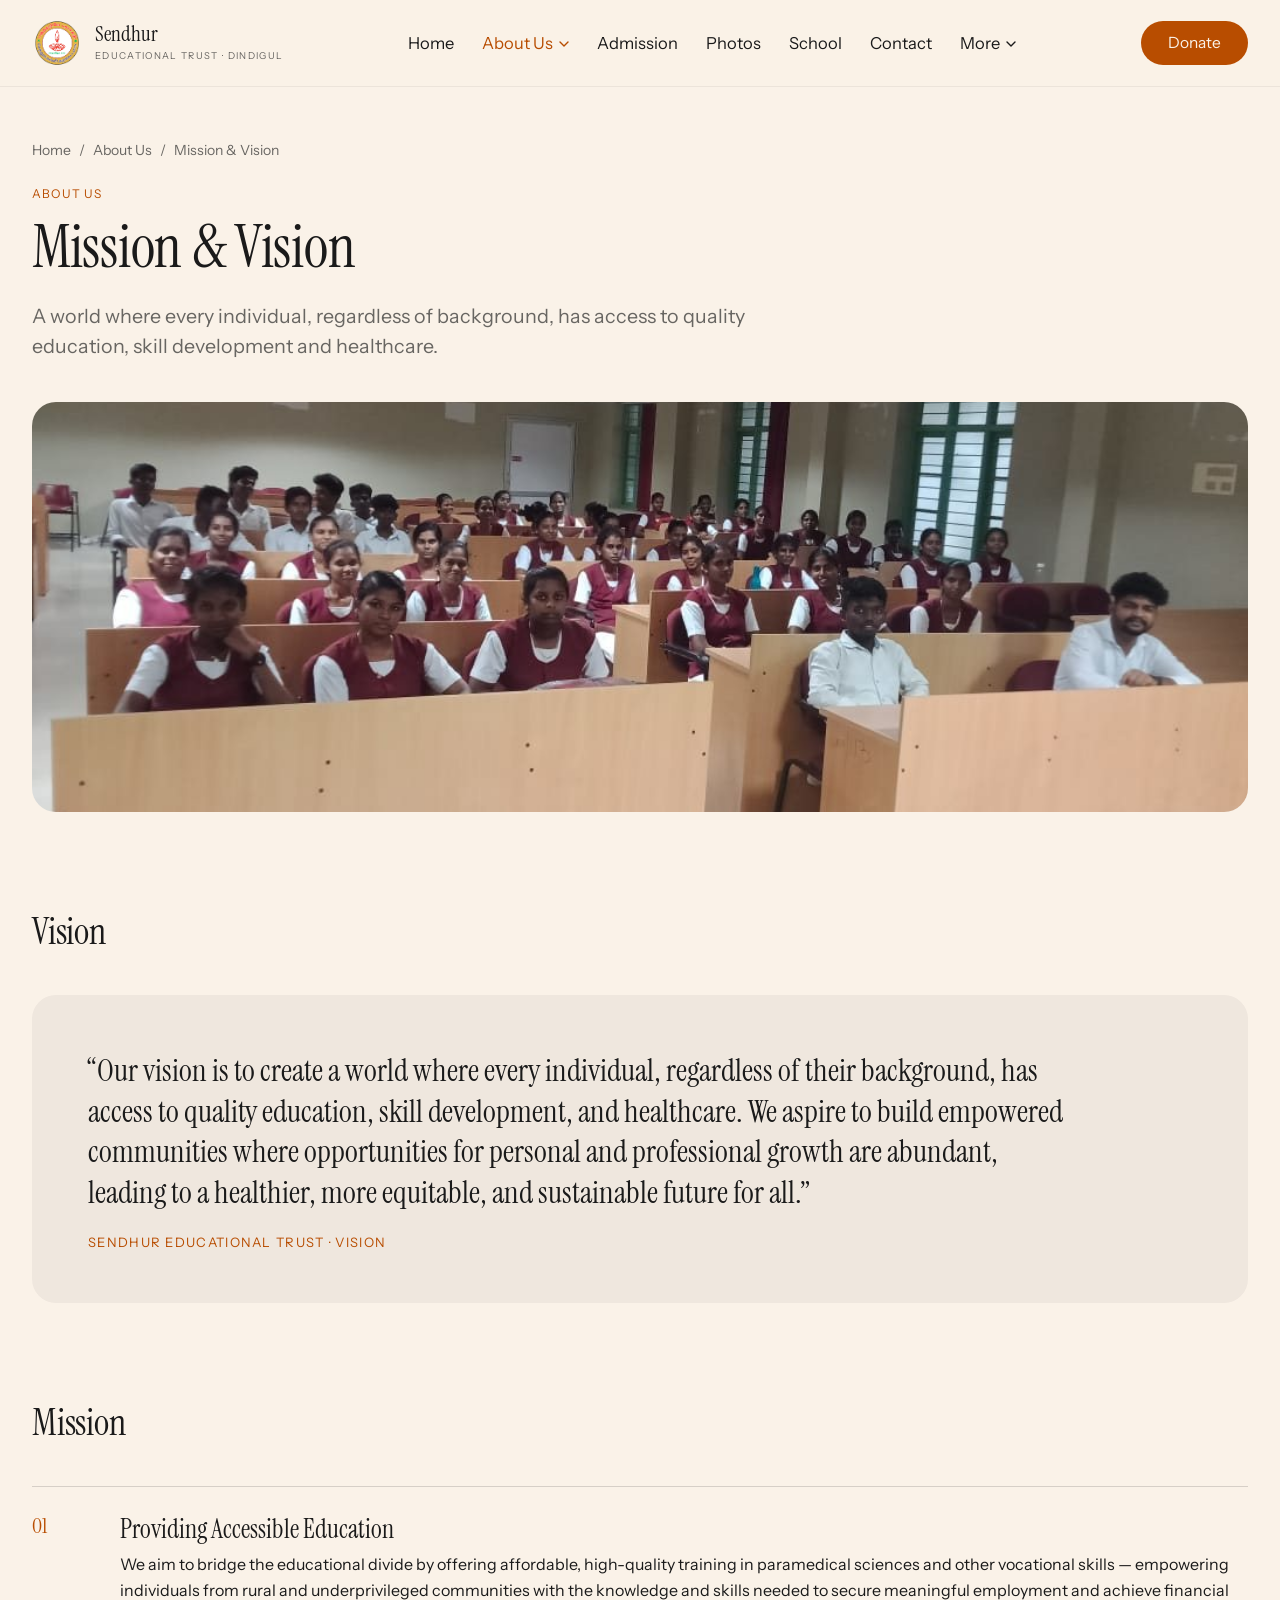
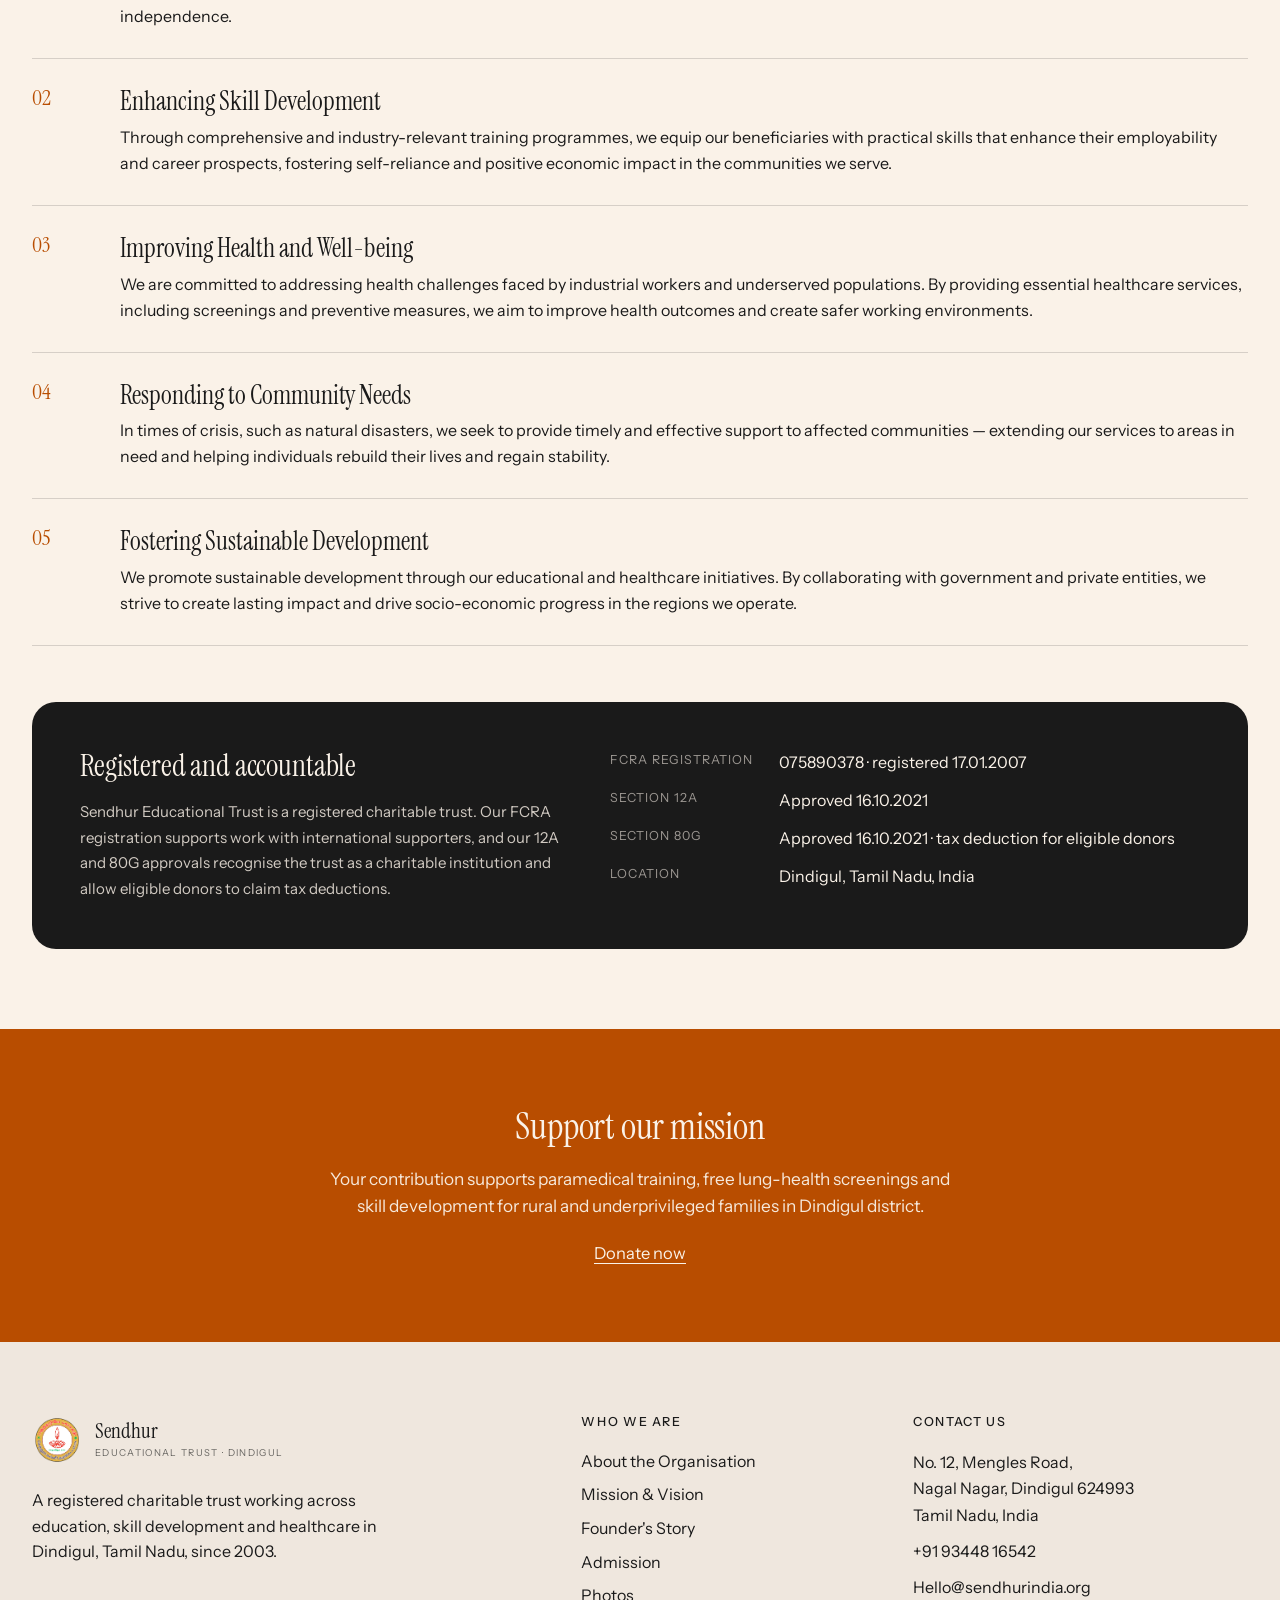
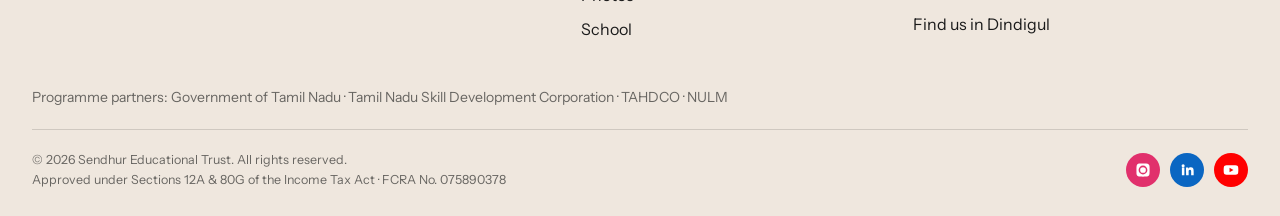
<file: mission-vision.html>
<!DOCTYPE html>
<html lang="en">
<head>
<meta charset="utf-8">
<meta name="viewport" content="width=device-width, initial-scale=1">
<title>Mission &amp; Vision | Sendhur Educational Trust</title>
<meta name="description" content="The vision and mission of Sendhur Educational Trust, and its FCRA, 12A and 80G registration status.">
<link rel="icon" type="image/png" href="assets/site/logo-sendhur.png">
<link rel="preconnect" href="https://fonts.googleapis.com">
<link rel="preconnect" href="https://fonts.gstatic.com" crossorigin>
<link href="https://fonts.googleapis.com/css2?family=Instrument+Sans:wght@400;500;600&family=Instrument+Serif:ital@0;1&display=swap" rel="stylesheet">
<link rel="stylesheet" href="styles.css">
<script>document.documentElement.classList.add('js');</script>
</head>
<body>

<a class="skip-link" href="#main">Skip to main content</a>

<header class="site-header" id="top">
  <div class="shell header-inner">
    <a class="brand" href="index.html" aria-label="Sendhur Educational Trust — Home">
      <img class="brand-logo" src="assets/site/logo-sendhur.png" alt="Sendhur Educational Trust emblem">
      <span class="brand-text">
        <span class="brand-name">Sendhur</span>
        <span class="brand-sub">Educational Trust · Dindigul</span>
      </span>
    </a>

    <nav class="nav" id="primary-nav" aria-label="Site">
      <ul class="nav-list">
        <li><a class="nav-link" href="index.html">Home</a></li>
        <li class="has-menu">
          <button class="nav-link nav-toggle is-current" type="button" aria-expanded="false" aria-controls="menu-about">
            About Us
            <svg width="10" height="6" viewBox="0 0 10 6" aria-hidden="true" focusable="false"><path d="M1 1l4 4 4-4" fill="none" stroke="currentColor" stroke-width="1.4" stroke-linecap="round" stroke-linejoin="round"/></svg>
          </button>
          <div class="submenu" id="menu-about">
            <a href="about-the-organisation.html">About the Organisation</a>
            <a href="mission-vision.html" class="is-active">Mission &amp; Vision</a>
            <a href="founders-story.html">Founder's Story</a>
          </div>
        </li>
        <li><a class="nav-link" href="admission.html">Admission</a></li>
        <li><a class="nav-link" href="photos.html">Photos</a></li>
        <li><a class="nav-link" href="school.html">School</a></li>
        <li><a class="nav-link" href="index.html#contact">Contact</a></li>
        <li class="has-menu">
          <button class="nav-link nav-toggle" type="button" aria-expanded="false" aria-controls="menu-more">
            More
            <svg width="10" height="6" viewBox="0 0 10 6" aria-hidden="true" focusable="false"><path d="M1 1l4 4 4-4" fill="none" stroke="currentColor" stroke-width="1.4" stroke-linecap="round" stroke-linejoin="round"/></svg>
          </button>
          <div class="submenu" id="menu-more">
            <a href="index.html#programmes">Core Programmes</a>
            <a href="index.html#impact">Our Impact</a>
            <a href="index.html#updates">Awards &amp; Updates</a>
          </div>
        </li>
      </ul>
    </nav>

    <div class="header-actions">
      <a class="btn btn--rust btn--header" href="https://rzp.io/rzp/JMwRRlwU" target="_blank" rel="noopener">Donate</a>
      <button class="menu-btn" id="menu-btn" type="button" aria-expanded="false" aria-controls="primary-nav" aria-label="Open menu">
        <span></span><span></span><span></span>
      </button>
    </div>
  </div>
</header>

<main id="main">

  <div class="page-head">
    <div class="shell">
      <nav class="crumb" aria-label="Breadcrumb">
        <a href="index.html">Home</a><span aria-hidden="true">/</span>
        <span>About Us</span><span aria-hidden="true">/</span>
        <span>Mission & Vision</span>
      </nav>
      <p class="eyebrow">About Us</p>
      <h1>Mission &amp; Vision</h1>
      <p class="lead">A world where every individual, regardless of background, has access to quality education, skill development and healthcare.</p>
    </div>
  </div>
  <section class="section" style="padding:0">
    <div class="shell">
      <figure class="banner-img" data-reveal>
        <img src="assets/site/lecture-hall.jpg" alt="Students in a lecture hall at Sri Meenakshi College of Paramedical Sciences" fetchpriority="high">
      </figure>
    </div>
  </section>

  <section class="section">
    <div class="shell">
      <h2 data-reveal>Vision</h2>
      <div class="vision-band" data-reveal>
        <blockquote>“Our vision is to create a world where every individual, regardless of their background, has access to quality education, skill development, and healthcare. We aspire to build empowered communities where opportunities for personal and professional growth are abundant, leading to a healthier, more equitable, and sustainable future for all.”</blockquote>
        <p>Sendhur Educational Trust · Vision</p>
      </div>
    </div>
  </section>

  <section class="section section--tight-top">
    <div class="shell">
      <h2 data-reveal>Mission</h2>
      <div class="mission-list">
        <div class="mission-item" data-reveal>
          <p class="num">01</p>
          <div>
            <h3>Providing Accessible Education</h3>
            <p>We aim to bridge the educational divide by offering affordable, high-quality training in paramedical sciences and other vocational skills — empowering individuals from rural and underprivileged communities with the knowledge and skills needed to secure meaningful employment and achieve financial independence.</p>
          </div>
        </div>
        <div class="mission-item" data-reveal>
          <p class="num">02</p>
          <div>
            <h3>Enhancing Skill Development</h3>
            <p>Through comprehensive and industry-relevant training programmes, we equip our beneficiaries with practical skills that enhance their employability and career prospects, fostering self-reliance and positive economic impact in the communities we serve.</p>
          </div>
        </div>
        <div class="mission-item" data-reveal>
          <p class="num">03</p>
          <div>
            <h3>Improving Health and Well-being</h3>
            <p>We are committed to addressing health challenges faced by industrial workers and underserved populations. By providing essential healthcare services, including screenings and preventive measures, we aim to improve health outcomes and create safer working environments.</p>
          </div>
        </div>
        <div class="mission-item" data-reveal>
          <p class="num">04</p>
          <div>
            <h3>Responding to Community Needs</h3>
            <p>In times of crisis, such as natural disasters, we seek to provide timely and effective support to affected communities — extending our services to areas in need and helping individuals rebuild their lives and regain stability.</p>
          </div>
        </div>
        <div class="mission-item" data-reveal>
          <p class="num">05</p>
          <div>
            <h3>Fostering Sustainable Development</h3>
            <p>We promote sustainable development through our educational and healthcare initiatives. By collaborating with government and private entities, we strive to create lasting impact and drive socio-economic progress in the regions we operate.</p>
          </div>
        </div>
      </div>

      <div class="reg-panel" data-reveal>
        <div>
          <h2>Registered and accountable</h2>
          <p class="note">Sendhur Educational Trust is a registered charitable trust. Our FCRA registration supports work with international supporters, and our 12A and 80G approvals recognise the trust as a charitable institution and allow eligible donors to claim tax deductions.</p>
        </div>
        <dl>
          <dt>FCRA registration</dt>
          <dd>075890378 · registered 17.01.2007</dd>
          <dt>Section 12A</dt>
          <dd>Approved 16.10.2021</dd>
          <dt>Section 80G</dt>
          <dd>Approved 16.10.2021 · tax deduction for eligible donors</dd>
          <dt>Location</dt>
          <dd>Dindigul, Tamil Nadu, India</dd>
        </dl>
      </div>
    </div>
  </section>

  <section class="donate">
    <div class="shell donate-inner" data-reveal>
      <h2>Support our mission</h2>
      <p>Your contribution supports paramedical training, free lung-health screenings and skill development for rural and underprivileged families in Dindigul district.</p>
      <a class="donate-link" href="https://rzp.io/rzp/JMwRRlwU" target="_blank" rel="noopener">Donate now</a>
    </div>
  </section>

</main>

<footer class="site-footer" id="contact">
  <div class="shell">
    <div class="footer-grid">
      <div class="footer-brand">
        <a class="brand" href="index.html">
          <img class="brand-logo" src="assets/site/logo-sendhur.png" alt="Sendhur Educational Trust emblem">
          <span class="brand-text">
            <span class="brand-name">Sendhur</span>
            <span class="brand-sub">Educational Trust · Dindigul</span>
          </span>
        </a>
        <p>A registered charitable trust working across education, skill development and healthcare in Dindigul, Tamil Nadu, since 2003.</p>
      </div>

      <div class="footer-col">
        <h3 class="footer-heading">Who We Are</h3>
        <ul>
          <li><a href="about-the-organisation.html">About the Organisation</a></li>
          <li><a href="mission-vision.html">Mission &amp; Vision</a></li>
          <li><a href="founders-story.html">Founder's Story</a></li>
          <li><a href="admission.html">Admission</a></li>
          <li><a href="photos.html">Photos</a></li>
          <li><a href="school.html">School</a></li>
        </ul>
      </div>

      <div class="footer-col">
        <h3 class="footer-heading">Contact Us</h3>
        <ul class="contact-list">
          <li>No. 12, Mengles Road,<br>Nagal Nagar, Dindigul 624993<br>Tamil Nadu, India</li>
          <li><a href="tel:+919344816542">+91 93448 16542</a></li>
          <li><a href="mailto:Hello@sendhurindia.org">Hello@sendhurindia.org</a></li>
          <li><a href="https://www.google.com/maps/search/?api=1&amp;query=No.12+Mengles+Road+Nagal+Nagar+Dindigul+624993" target="_blank" rel="noopener">Find us in Dindigul</a></li>
        </ul>
      </div>
    </div>

    <p class="footer-partners">Programme partners: Government of Tamil Nadu · Tamil Nadu Skill Development Corporation · TAHDCO · NULM</p>

    <div class="footer-bottom">
      <div class="footer-legal">
        <p>© 2026 Sendhur Educational Trust. All rights reserved.</p>
        <p>Approved under Sections 12A &amp; 80G of the Income Tax Act · FCRA No. 075890378</p>
      </div>
      <ul class="socials">
        <li><a href="https://www.instagram.com/sendhurindia" target="_blank" rel="noopener" aria-label="Instagram" class="social social--ig">
          <svg viewBox="0 0 24 24" width="16" height="16" aria-hidden="true"><path fill="currentColor" d="M12 2.2c3.2 0 3.6 0 4.9.1 1.2.1 1.8.3 2.2.4.6.2 1 .5 1.4.9.4.4.7.8.9 1.4.2.4.4 1 .4 2.2.1 1.3.1 1.7.1 4.9s0 3.6-.1 4.9c-.1 1.2-.3 1.8-.4 2.2-.2.6-.5 1-.9 1.4-.4.4-.8.7-1.4.9-.4.2-1 .4-2.2.4-1.3.1-1.7.1-4.9.1s-3.6 0-4.9-.1c-1.2-.1-1.8-.3-2.2-.4-.6-.2-1-.5-1.4-.9-.4-.4-.7-.8-.9-1.4-.2-.4-.4-1-.4-2.2C2.2 15.6 2.2 15.2 2.2 12s0-3.6.1-4.9c.1-1.2.3-1.8.4-2.2.2-.6.5-1 .9-1.4.4-.4.8-.7 1.4-.9.4-.2 1-.4 2.2-.4C8.4 2.2 8.8 2.2 12 2.2zm0 3.2a6.6 6.6 0 100 13.2 6.6 6.6 0 000-13.2zm0 10.9a4.3 4.3 0 110-8.6 4.3 4.3 0 010 8.6zm6.9-11.2a1.5 1.5 0 11-3 0 1.5 1.5 0 013 0z"/></svg>
        </a></li>
        <li><a href="https://www.linkedin.com/company/sendhur-educational-trust/" target="_blank" rel="noopener" aria-label="LinkedIn" class="social social--li">
          <svg viewBox="0 0 24 24" width="15" height="15" aria-hidden="true"><path fill="currentColor" d="M4.98 3.5A2.5 2.5 0 112.5 6 2.5 2.5 0 014.98 3.5zM3 8.98h4V21H3zM9.5 8.98h3.8v1.64h.05a4.17 4.17 0 013.75-2.06c4 0 4.75 2.63 4.75 6.05V21h-4v-5.6c0-1.34 0-3.06-1.87-3.06s-2.16 1.46-2.16 2.96V21h-4z"/></svg>
        </a></li>
        <li><a href="https://www.youtube.com/@SendhurEducationTrust" target="_blank" rel="noopener" aria-label="YouTube" class="social social--yt">
          <svg viewBox="0 0 24 24" width="16" height="16" aria-hidden="true"><path fill="currentColor" d="M23 12s0-3.4-.4-5a2.6 2.6 0 00-1.8-1.8C19.2 4.8 12 4.8 12 4.8s-7.2 0-8.8.4A2.6 2.6 0 001.4 7C1 8.6 1 12 1 12s0 3.4.4 5a2.6 2.6 0 001.8 1.8c1.6.4 8.8.4 8.8.4s7.2 0 8.8-.4a2.6 2.6 0 001.8-1.8c.4-1.6.4-5 .4-5zM9.8 15.4V8.6L15.7 12z"/></svg>
        </a></li>
      </ul>
    </div>
  </div>
</footer>

<script src="script.js"></script>
</body>
</html>
</file>
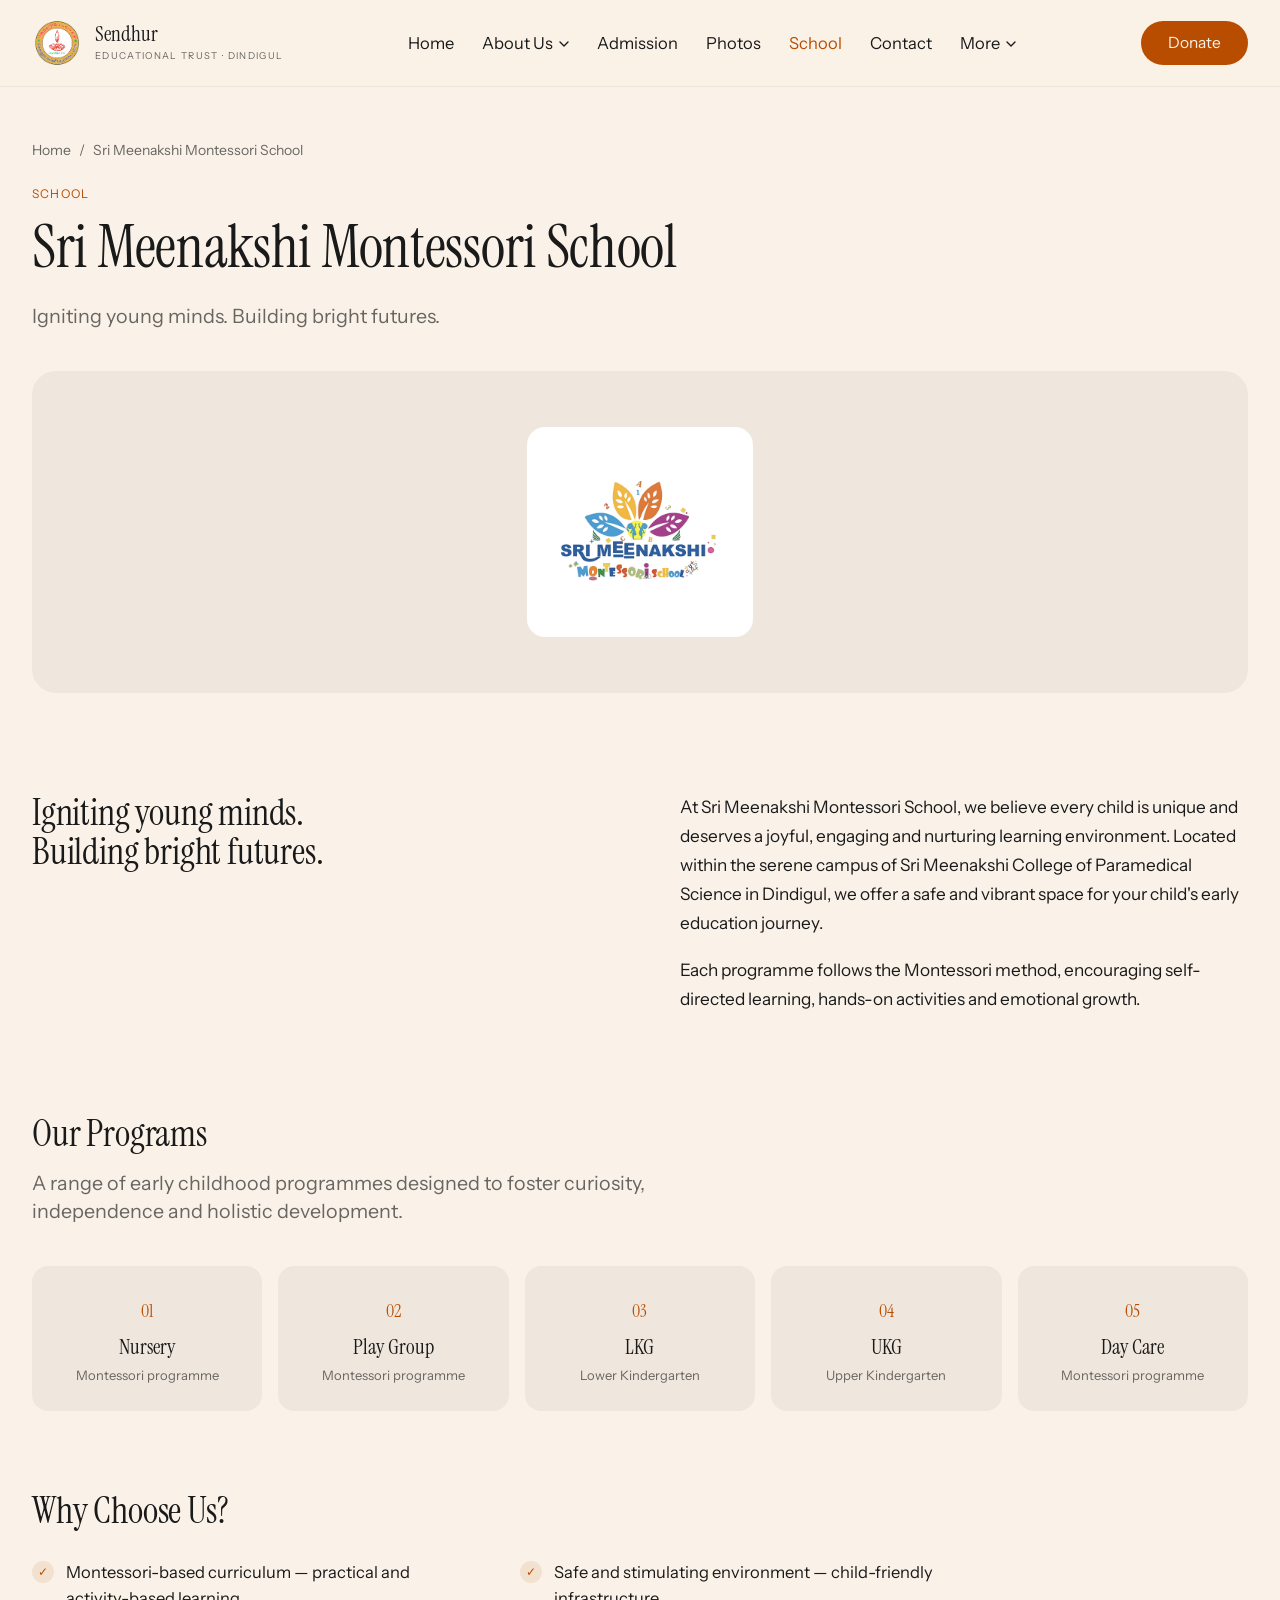
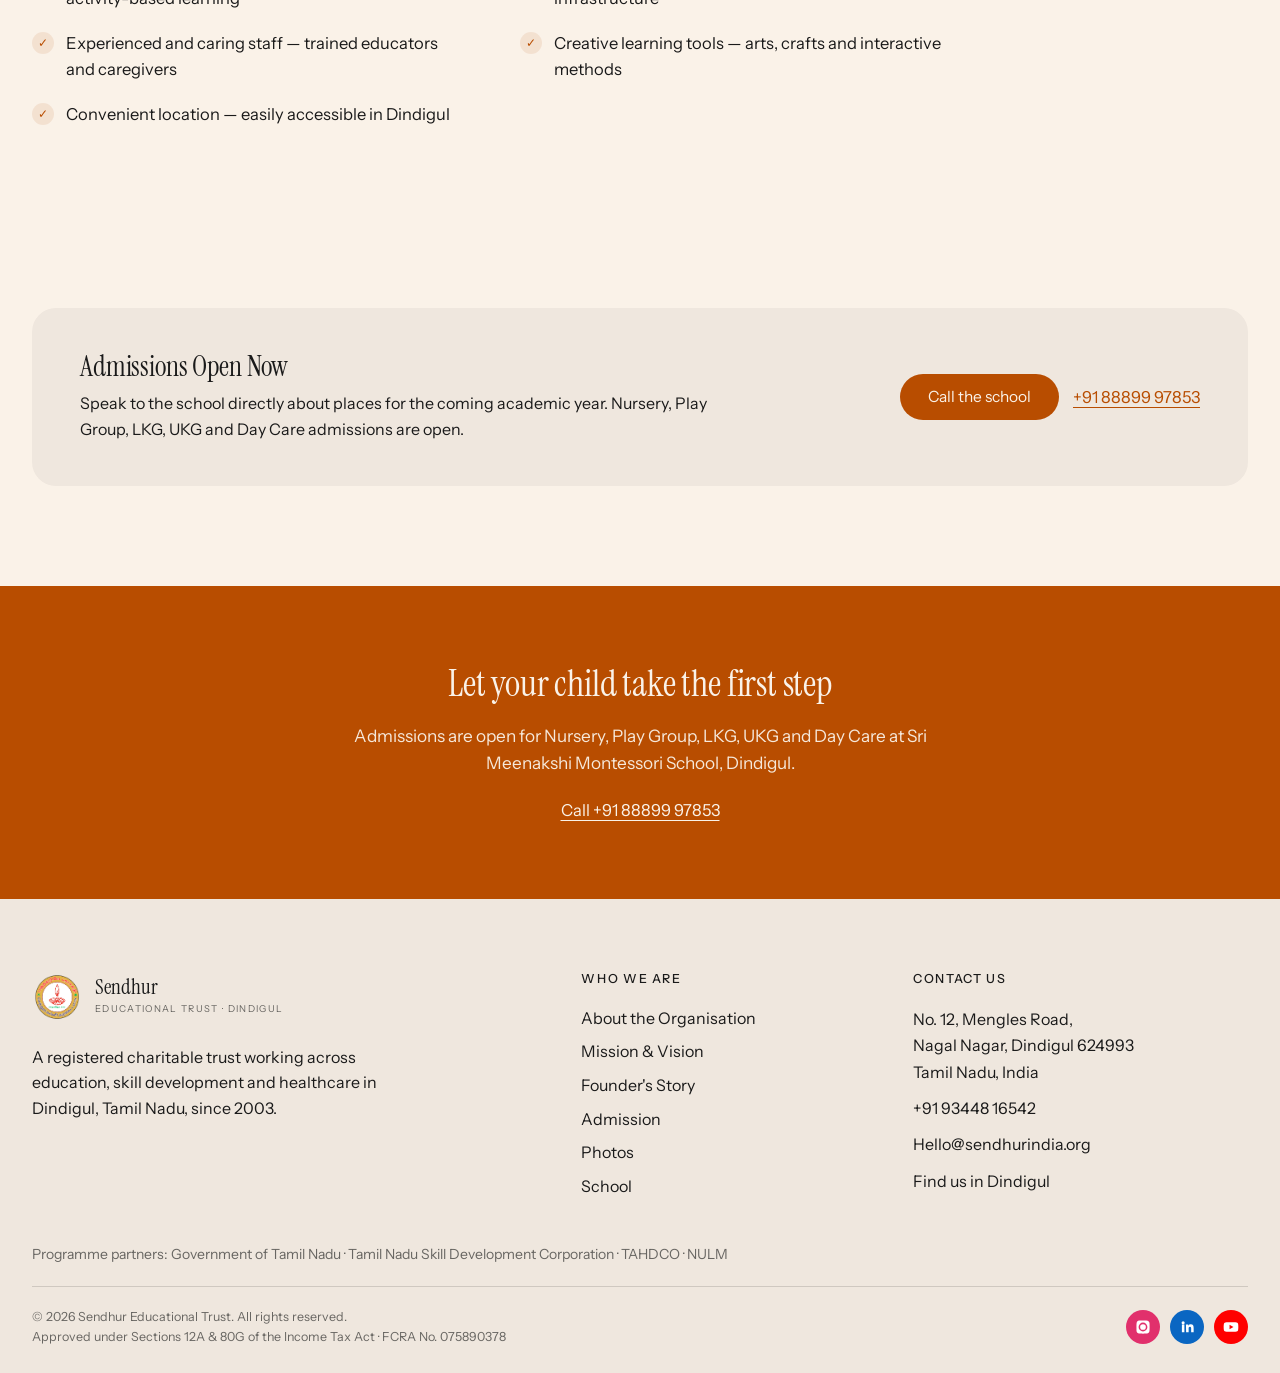
<file: school.html>
<!DOCTYPE html>
<html lang="en">
<head>
<meta charset="utf-8">
<meta name="viewport" content="width=device-width, initial-scale=1">
<title>Sri Meenakshi Montessori School | Sendhur Educational Trust</title>
<meta name="description" content="Sri Meenakshi Montessori School, Dindigul — Nursery, Play Group, LKG, UKG and Day Care following the Montessori method. Admissions open.">
<link rel="icon" type="image/png" href="assets/site/logo-sendhur.png">
<link rel="preconnect" href="https://fonts.googleapis.com">
<link rel="preconnect" href="https://fonts.gstatic.com" crossorigin>
<link href="https://fonts.googleapis.com/css2?family=Instrument+Sans:wght@400;500;600&family=Instrument+Serif:ital@0;1&display=swap" rel="stylesheet">
<link rel="stylesheet" href="styles.css">
<script>document.documentElement.classList.add('js');</script>
</head>
<body>

<a class="skip-link" href="#main">Skip to main content</a>

<header class="site-header" id="top">
  <div class="shell header-inner">
    <a class="brand" href="index.html" aria-label="Sendhur Educational Trust — Home">
      <img class="brand-logo" src="assets/site/logo-sendhur.png" alt="Sendhur Educational Trust emblem">
      <span class="brand-text">
        <span class="brand-name">Sendhur</span>
        <span class="brand-sub">Educational Trust · Dindigul</span>
      </span>
    </a>

    <nav class="nav" id="primary-nav" aria-label="Site">
      <ul class="nav-list">
        <li><a class="nav-link" href="index.html">Home</a></li>
        <li class="has-menu">
          <button class="nav-link nav-toggle" type="button" aria-expanded="false" aria-controls="menu-about">
            About Us
            <svg width="10" height="6" viewBox="0 0 10 6" aria-hidden="true" focusable="false"><path d="M1 1l4 4 4-4" fill="none" stroke="currentColor" stroke-width="1.4" stroke-linecap="round" stroke-linejoin="round"/></svg>
          </button>
          <div class="submenu" id="menu-about">
            <a href="about-the-organisation.html">About the Organisation</a>
            <a href="mission-vision.html">Mission &amp; Vision</a>
            <a href="founders-story.html">Founder's Story</a>
          </div>
        </li>
        <li><a class="nav-link" href="admission.html">Admission</a></li>
        <li><a class="nav-link" href="photos.html">Photos</a></li>
        <li><a class="nav-link is-current" href="school.html" aria-current="page">School</a></li>
        <li><a class="nav-link" href="index.html#contact">Contact</a></li>
        <li class="has-menu">
          <button class="nav-link nav-toggle" type="button" aria-expanded="false" aria-controls="menu-more">
            More
            <svg width="10" height="6" viewBox="0 0 10 6" aria-hidden="true" focusable="false"><path d="M1 1l4 4 4-4" fill="none" stroke="currentColor" stroke-width="1.4" stroke-linecap="round" stroke-linejoin="round"/></svg>
          </button>
          <div class="submenu" id="menu-more">
            <a href="index.html#programmes">Core Programmes</a>
            <a href="index.html#impact">Our Impact</a>
            <a href="index.html#updates">Awards &amp; Updates</a>
          </div>
        </li>
      </ul>
    </nav>

    <div class="header-actions">
      <a class="btn btn--rust btn--header" href="https://rzp.io/rzp/JMwRRlwU" target="_blank" rel="noopener">Donate</a>
      <button class="menu-btn" id="menu-btn" type="button" aria-expanded="false" aria-controls="primary-nav" aria-label="Open menu">
        <span></span><span></span><span></span>
      </button>
    </div>
  </div>
</header>

<main id="main">

  <div class="page-head">
    <div class="shell">
      <nav class="crumb" aria-label="Breadcrumb">
        <a href="index.html">Home</a><span aria-hidden="true">/</span>
        <span>Sri Meenakshi Montessori School</span>
      </nav>
      <p class="eyebrow">School</p>
      <h1>Sri Meenakshi Montessori School</h1>
      <p class="lead">Igniting young minds. Building bright futures.</p>
    </div>
  </div>
  <section class="section" style="padding:0">
    <div class="shell">
      <div class="logo-banner" data-reveal>
        <img src="assets/site/logo-montessori.png" alt="Sri Meenakshi Montessori School logo">
      </div>
    </div>
  </section>

  <section class="section">
    <div class="shell split" style="align-items:start">
      <div data-reveal>
        <h2>Igniting young minds.<br>Building bright futures.</h2>
      </div>
      <div data-reveal>
        <div class="prose">
          <p>At Sri Meenakshi Montessori School, we believe every child is unique and deserves a joyful, engaging and nurturing learning environment. Located within the serene campus of Sri Meenakshi College of Paramedical Science in Dindigul, we offer a safe and vibrant space for your child's early education journey.</p>
          <p>Each programme follows the Montessori method, encouraging self-directed learning, hands-on activities and emotional growth.</p>
        </div>
      </div>
    </div>
  </section>

  <section class="section section--tight-top">
    <div class="shell">
      <h2 data-reveal>Our Programs</h2>
      <p class="section-sub" data-reveal>A range of early childhood programmes designed to foster curiosity, independence and holistic development.</p>
      <div class="program-pills">
        <div class="program-pill" data-reveal><p class="num">01</p><h3>Nursery</h3><p>Montessori programme</p></div>
        <div class="program-pill" data-reveal><p class="num">02</p><h3>Play Group</h3><p>Montessori programme</p></div>
        <div class="program-pill" data-reveal><p class="num">03</p><h3>LKG</h3><p>Lower Kindergarten</p></div>
        <div class="program-pill" data-reveal><p class="num">04</p><h3>UKG</h3><p>Upper Kindergarten</p></div>
        <div class="program-pill" data-reveal><p class="num">05</p><h3>Day Care</h3><p>Montessori programme</p></div>
      </div>
    </div>
  </section>

  <section class="section section--tight-top">
    <div class="shell">
      <h2 data-reveal>Why Choose Us?</h2>
      <ul class="checklist checklist--wide" data-reveal>
        <li>Montessori-based curriculum — practical and activity-based learning</li>
        <li>Safe and stimulating environment — child-friendly infrastructure</li>
        <li>Experienced and caring staff — trained educators and caregivers</li>
        <li>Creative learning tools — arts, crafts and interactive methods</li>
        <li>Convenient location — easily accessible in Dindigul</li>
      </ul>
    </div>
  </section>

  <section class="section">
    <div class="shell">
      <div class="school-panel" style="margin-top:0" data-reveal>
        <div>
          <h2>Admissions Open Now</h2>
          <p>Speak to the school directly about places for the coming academic year. Nursery, Play Group, LKG, UKG and Day Care admissions are open.</p>
        </div>
        <div class="actions">
          <a class="btn btn--rust" href="tel:+918889997853">Call the school</a>
          <a class="link-underline" href="tel:+918889997853">+91 88899 97853</a>
        </div>
      </div>
    </div>
  </section>

  <section class="donate">
    <div class="shell donate-inner" data-reveal>
      <h2>Let your child take the first step</h2>
      <p>Admissions are open for Nursery, Play Group, LKG, UKG and Day Care at Sri Meenakshi Montessori School, Dindigul.</p>
      <a class="donate-link" href="tel:+918889997853">Call +91 88899 97853</a>
    </div>
  </section>

</main>

<footer class="site-footer" id="contact">
  <div class="shell">
    <div class="footer-grid">
      <div class="footer-brand">
        <a class="brand" href="index.html">
          <img class="brand-logo" src="assets/site/logo-sendhur.png" alt="Sendhur Educational Trust emblem">
          <span class="brand-text">
            <span class="brand-name">Sendhur</span>
            <span class="brand-sub">Educational Trust · Dindigul</span>
          </span>
        </a>
        <p>A registered charitable trust working across education, skill development and healthcare in Dindigul, Tamil Nadu, since 2003.</p>
      </div>

      <div class="footer-col">
        <h3 class="footer-heading">Who We Are</h3>
        <ul>
          <li><a href="about-the-organisation.html">About the Organisation</a></li>
          <li><a href="mission-vision.html">Mission &amp; Vision</a></li>
          <li><a href="founders-story.html">Founder's Story</a></li>
          <li><a href="admission.html">Admission</a></li>
          <li><a href="photos.html">Photos</a></li>
          <li><a href="school.html">School</a></li>
        </ul>
      </div>

      <div class="footer-col">
        <h3 class="footer-heading">Contact Us</h3>
        <ul class="contact-list">
          <li>No. 12, Mengles Road,<br>Nagal Nagar, Dindigul 624993<br>Tamil Nadu, India</li>
          <li><a href="tel:+919344816542">+91 93448 16542</a></li>
          <li><a href="mailto:Hello@sendhurindia.org">Hello@sendhurindia.org</a></li>
          <li><a href="https://www.google.com/maps/search/?api=1&amp;query=No.12+Mengles+Road+Nagal+Nagar+Dindigul+624993" target="_blank" rel="noopener">Find us in Dindigul</a></li>
        </ul>
      </div>
    </div>

    <p class="footer-partners">Programme partners: Government of Tamil Nadu · Tamil Nadu Skill Development Corporation · TAHDCO · NULM</p>

    <div class="footer-bottom">
      <div class="footer-legal">
        <p>© 2026 Sendhur Educational Trust. All rights reserved.</p>
        <p>Approved under Sections 12A &amp; 80G of the Income Tax Act · FCRA No. 075890378</p>
      </div>
      <ul class="socials">
        <li><a href="https://www.instagram.com/sendhurindia" target="_blank" rel="noopener" aria-label="Instagram" class="social social--ig">
          <svg viewBox="0 0 24 24" width="16" height="16" aria-hidden="true"><path fill="currentColor" d="M12 2.2c3.2 0 3.6 0 4.9.1 1.2.1 1.8.3 2.2.4.6.2 1 .5 1.4.9.4.4.7.8.9 1.4.2.4.4 1 .4 2.2.1 1.3.1 1.7.1 4.9s0 3.6-.1 4.9c-.1 1.2-.3 1.8-.4 2.2-.2.6-.5 1-.9 1.4-.4.4-.8.7-1.4.9-.4.2-1 .4-2.2.4-1.3.1-1.7.1-4.9.1s-3.6 0-4.9-.1c-1.2-.1-1.8-.3-2.2-.4-.6-.2-1-.5-1.4-.9-.4-.4-.7-.8-.9-1.4-.2-.4-.4-1-.4-2.2C2.2 15.6 2.2 15.2 2.2 12s0-3.6.1-4.9c.1-1.2.3-1.8.4-2.2.2-.6.5-1 .9-1.4.4-.4.8-.7 1.4-.9.4-.2 1-.4 2.2-.4C8.4 2.2 8.8 2.2 12 2.2zm0 3.2a6.6 6.6 0 100 13.2 6.6 6.6 0 000-13.2zm0 10.9a4.3 4.3 0 110-8.6 4.3 4.3 0 010 8.6zm6.9-11.2a1.5 1.5 0 11-3 0 1.5 1.5 0 013 0z"/></svg>
        </a></li>
        <li><a href="https://www.linkedin.com/company/sendhur-educational-trust/" target="_blank" rel="noopener" aria-label="LinkedIn" class="social social--li">
          <svg viewBox="0 0 24 24" width="15" height="15" aria-hidden="true"><path fill="currentColor" d="M4.98 3.5A2.5 2.5 0 112.5 6 2.5 2.5 0 014.98 3.5zM3 8.98h4V21H3zM9.5 8.98h3.8v1.64h.05a4.17 4.17 0 013.75-2.06c4 0 4.75 2.63 4.75 6.05V21h-4v-5.6c0-1.34 0-3.06-1.87-3.06s-2.16 1.46-2.16 2.96V21h-4z"/></svg>
        </a></li>
        <li><a href="https://www.youtube.com/@SendhurEducationTrust" target="_blank" rel="noopener" aria-label="YouTube" class="social social--yt">
          <svg viewBox="0 0 24 24" width="16" height="16" aria-hidden="true"><path fill="currentColor" d="M23 12s0-3.4-.4-5a2.6 2.6 0 00-1.8-1.8C19.2 4.8 12 4.8 12 4.8s-7.2 0-8.8.4A2.6 2.6 0 001.4 7C1 8.6 1 12 1 12s0 3.4.4 5a2.6 2.6 0 001.8 1.8c1.6.4 8.8.4 8.8.4s7.2 0 8.8-.4a2.6 2.6 0 001.8-1.8c.4-1.6.4-5 .4-5zM9.8 15.4V8.6L15.7 12z"/></svg>
        </a></li>
      </ul>
    </div>
  </div>
</footer>

<script src="script.js"></script>
</body>
</html>
</file>
<file: styles.css>
/* ============================================================
   Sendhur Educational Trust — homepage
   Layout, palette and typography recreated from the reference design
   ============================================================ */

:root{
  --cream:#FAF2E8;
  --cream-soft:#FFFDF8;
  --ink:#1A1A1A;
  --rust:#B84D00;
  --rust-dark:#9E4200;
  --muted:#686662;
  --beige:#EFE7DE;
  --sage:#D1D3C4;
  --line:rgba(26,26,26,.16);

  --serif:"Instrument Serif", Georgia, "Times New Roman", serif;
  --sans:"Instrument Sans", "Helvetica Neue", Arial, sans-serif;

  --fs-h1:61px;
  --fs-h2:37px;
  --fs-h3:32px;
  --fs-h4:29.5px;
  --fs-h5:24.5px;
  --fs-h6:22px;
  --fs-body:17.2px;
  --fs-lg:19.7px;
  --fs-sm:16px;
  --fs-xs:14px;
  --fs-micro:12px;

  --radius-lg:24px;
  --radius-md:18px;
  --radius-sm:12px;
  --header-h:86px;
}

*,*::before,*::after{box-sizing:border-box}

html{scroll-behavior:smooth}
body{
  margin:0;
  background:var(--cream);
  color:var(--ink);
  font-family:var(--sans);
  font-size:var(--fs-body);
  line-height:1.35;
  -webkit-font-smoothing:antialiased;
  text-rendering:optimizeLegibility;
}

img{display:block;max-width:100%}
a{color:inherit}
button{font:inherit;color:inherit}
h1,h2,h3,h4,h5,h6,p,figure,blockquote{margin:0}
h1,h2,h4,h5,h6{font-family:var(--serif);font-weight:400;letter-spacing:-.005em}
h1{font-size:var(--fs-h1);line-height:1.02}
h2{font-size:var(--fs-h2);line-height:1.05}
h4{font-size:var(--fs-h4);line-height:1.1}
h5{font-size:var(--fs-h5);line-height:1.12}
h6{font-size:var(--fs-h6);line-height:1.15}
p{font-size:var(--fs-body);line-height:1.5}

.shell{
  width:min(1220px, calc(100% - 64px));
  margin-inline:auto;
}

.skip-link{
  position:absolute;left:-9999px;top:0;z-index:200;
  background:var(--ink);color:var(--cream);
  padding:12px 20px;border-radius:0 0 8px 0;
}
.skip-link:focus{left:0}

:focus-visible{outline:2px solid var(--rust);outline-offset:3px;border-radius:4px}

/* ---------- Header ---------- */

.site-header{
  position:sticky;top:0;z-index:60;
  background:rgba(250,242,232,.96);
  -webkit-backdrop-filter:saturate(140%) blur(10px);
  backdrop-filter:saturate(140%) blur(10px);
  border-bottom:1px solid rgba(26,26,26,.06);
  transition:box-shadow .25s ease;
}
.site-header.is-scrolled{box-shadow:0 10px 30px rgba(26,26,26,.07)}

.header-inner{
  display:flex;align-items:center;gap:20px;
  height:var(--header-h);
}

.brand{display:flex;align-items:center;gap:11px;text-decoration:none;color:var(--ink);flex-shrink:0}
.brand-logo{width:52px;height:52px;object-fit:contain}
.brand-name{display:block;font-family:var(--serif);font-size:21px;line-height:1}
.brand-sub{display:block;font-family:var(--sans);font-size:9.5px;letter-spacing:.14em;text-transform:uppercase;color:var(--muted);margin-top:5px}

.nav{flex:1;display:flex;justify-content:center}
.nav-list{display:flex;align-items:center;gap:2px;list-style:none;margin:0;padding:0}
.nav-link{
  display:inline-flex;align-items:center;gap:6px;
  padding:11px 13px;border-radius:999px;
  font-family:var(--sans);font-size:16.5px;line-height:1;font-weight:400;
  color:var(--ink);text-decoration:none;background:none;border:0;cursor:pointer;
  transition:color .2s ease, background-color .2s ease;
}
.nav-link:hover{color:var(--rust);background:rgba(184,77,0,.06)}
.nav-link.is-current{color:var(--rust)}
.nav-toggle svg{transition:transform .2s ease;margin-top:1px}
.has-menu:hover .nav-toggle svg,.has-menu.is-open .nav-toggle svg{transform:rotate(180deg)}

.has-menu{position:relative}
.submenu{
  position:absolute;left:0;top:calc(100% + 8px);
  min-width:252px;padding:8px;
  background:var(--cream-soft);
  border:1px solid rgba(26,26,26,.08);
  border-radius:14px;
  box-shadow:0 24px 48px rgba(26,26,26,.13);
  opacity:0;visibility:hidden;transform:translateY(-6px);
  transition:opacity .2s ease, transform .2s ease, visibility .2s;
}
.has-menu:hover .submenu,
.has-menu:focus-within .submenu,
.has-menu.is-open .submenu{opacity:1;visibility:visible;transform:none}
.submenu a{
  display:block;padding:11px 14px;border-radius:8px;
  font-size:16px;text-decoration:none;color:var(--ink);
  transition:background-color .15s ease,color .15s ease;
}
.submenu a:hover{background:rgba(184,77,0,.08);color:var(--rust)}

.header-actions{display:flex;align-items:center;gap:12px;flex-shrink:0}

.menu-btn{
  display:none;width:42px;height:42px;border-radius:10px;
  background:none;border:0;cursor:pointer;
  flex-direction:column;justify-content:center;align-items:center;gap:5px;
}
.menu-btn span{display:block;width:22px;height:1.6px;background:var(--ink);transition:transform .25s ease,opacity .2s ease}
body.nav-open .menu-btn span:nth-child(1){transform:translateY(6.6px) rotate(45deg)}
body.nav-open .menu-btn span:nth-child(2){opacity:0}
body.nav-open .menu-btn span:nth-child(3){transform:translateY(-6.6px) rotate(-45deg)}

/* ---------- Buttons & links ---------- */

.btn{
  display:inline-flex;align-items:center;justify-content:center;
  border-radius:999px;border:1px solid transparent;
  font-family:var(--sans);font-size:15.5px;line-height:1;font-weight:400;
  padding:14px 27px;text-decoration:none;cursor:pointer;
  transition:background-color .22s ease,color .22s ease,border-color .22s ease,transform .22s ease;
}
.btn--rust{background:var(--rust);color:var(--cream)}
.btn--rust:hover{background:var(--rust-dark);transform:translateY(-1px)}
.btn--outline{background:transparent;border-color:var(--rust);color:var(--rust)}
.btn--outline:hover{background:var(--rust);color:var(--cream)}
.btn--sage{background:var(--sage);color:var(--ink);padding:15px 30px}
.btn--sage:hover{background:#c3c6b3;transform:translateY(-1px)}
.btn--header{padding:13px 26px;font-size:15.5px}
.btn--sm{padding:11px 20px;font-size:14.5px}
.btn--block{width:100%;border-radius:0;padding:13px}

.link-underline{
  display:inline-block;color:var(--rust);font-size:16.5px;
  text-decoration:underline;text-underline-offset:4px;text-decoration-thickness:1px;
  transition:opacity .2s ease;
}
.link-underline:hover{opacity:.7}

/* ---------- Hero ---------- */

.hero-wrap{padding:24px 24px 0}
.hero{
  position:relative;
  height:clamp(480px, 40.5vw, 588px);
  border-radius:var(--radius-lg);
  overflow:hidden;
  background:var(--ink);
  display:flex;flex-direction:column;align-items:center;justify-content:center;
  text-align:center;
  padding:0 32px;
}
.hero-img{position:absolute;inset:0;width:100%;height:100%;object-fit:cover;object-position:50% 38%}
.hero-overlay{
  position:absolute;inset:0;
  background:linear-gradient(180deg,rgba(10,10,10,.52) 0%,rgba(10,10,10,.6) 60%,rgba(10,10,10,.68) 100%);
}
.hero-content{position:relative;z-index:1;max-width:880px}
.hero h1{color:var(--cream);font-size:clamp(38px,4.25vw,61px);max-width:800px;margin-inline:auto}
.hero-sub{
  color:rgba(250,242,232,.92);
  font-size:var(--fs-lg);line-height:1.4;
  max-width:620px;margin:26px auto 0;
}
.hero-scroll{
  position:absolute;z-index:1;bottom:32px;left:50%;transform:translateX(-50%);
  display:flex;flex-direction:column;align-items:center;gap:9px;
  color:var(--cream);text-decoration:none;font-size:15px;opacity:.88;
  transition:opacity .2s ease;
}
.hero-scroll:hover{opacity:1}
.hero-scroll span{letter-spacing:0}

/* ---------- Marquee ---------- */

.marquee{
  background:var(--ink);color:var(--cream);
  padding:13px 0;overflow:hidden;
  margin-top:24px;
}
.marquee-track{display:flex;width:max-content;animation:marquee 46s linear infinite}
.marquee:hover .marquee-track{animation-play-state:paused}
.marquee-group{
  display:flex;align-items:center;gap:24px;padding-right:24px;
  font-size:13px;line-height:1;letter-spacing:.1em;text-transform:uppercase;white-space:nowrap;
}
.marquee-group .dot{color:rgba(250,242,232,.5)}
@keyframes marquee{from{transform:translateX(0)}to{transform:translateX(-50%)}}

/* ---------- Section basics ---------- */

.section{padding:100px 0}
.section--tight-top{padding-top:0;padding-bottom:80px}
.section-head--center{display:flex;flex-direction:column;align-items:center;text-align:center}
.section-sub{margin-top:18px;font-size:var(--fs-lg);line-height:1.4;color:var(--muted);max-width:660px}

/* ---------- Who we are ---------- */

.who{padding-top:112px}
.who-grid{display:grid;grid-template-columns:1.05fr .95fr;gap:92px;align-items:center}
.who-copy h2{margin-bottom:26px}
.body-lg{font-size:var(--fs-lg);line-height:1.52}
.stats{display:grid;grid-template-columns:1fr 1fr;gap:34px 40px;margin:46px 0 30px}
.stat h4{color:var(--rust)}
.stat p{margin-top:8px;font-size:15.5px;color:var(--muted);line-height:1.4}
.who-media img{width:100%;aspect-ratio:4/5;object-fit:cover;border-radius:var(--radius-md)}

/* ---------- Accountability panel ---------- */

.panel{
  background:var(--beige);border-radius:var(--radius-lg);
  padding:50px 48px 46px;text-align:center;
  display:flex;flex-direction:column;align-items:center;gap:26px;
}
.partner-badges{display:flex;flex-wrap:wrap;justify-content:center;gap:18px}
.badge{
  width:96px;height:96px;border-radius:12px;background:var(--cream);
  display:grid;place-items:center;padding:12px;
}
.badge img{max-width:100%;max-height:100%;width:auto;height:auto;object-fit:contain}
.panel-text{max-width:680px;font-size:16.5px;line-height:1.55}

/* ---------- Mission video ---------- */

.video-banner{position:relative;display:block;border-radius:var(--radius-lg);overflow:hidden;aspect-ratio:16/7;background:var(--beige)}
.video-banner img{width:100%;height:100%;object-fit:cover;transition:transform .7s ease}
.video-banner:hover img{transform:scale(1.025)}
.video-banner-pill{
  position:absolute;top:50%;left:50%;transform:translate(-50%,-50%);
  background:var(--rust);color:var(--cream);
  font-size:15px;line-height:1;padding:14px 26px;border-radius:999px;
  white-space:nowrap;transition:background-color .2s ease;
}
.video-banner:hover .video-banner-pill{background:var(--rust-dark)}
.video-caption{margin:20px auto 0;max-width:660px;text-align:center;font-size:16px;color:var(--muted);line-height:1.5}

/* ---------- Core programs ---------- */

.programs{padding-top:96px}
.program-grid{display:grid;grid-template-columns:repeat(3,1fr);gap:26px;margin-top:52px}
.program-card{
  background:var(--beige);border-radius:20px;
  padding:16px 20px 30px;text-align:center;
  display:flex;flex-direction:column;
}
.card-media{border-radius:var(--radius-sm);overflow:hidden;aspect-ratio:4/3;margin-bottom:22px;background:#e2d9cd}
.card-media img{width:100%;height:100%;object-fit:cover;transition:transform .6s ease}
.program-card:hover .card-media img{transform:scale(1.03)}
.program-card h5{margin:0}
.program-card p{margin:12px auto 18px;max-width:335px;font-size:var(--fs-sm);line-height:1.5}
.program-card .link-underline{margin-top:auto;align-self:center}

/* ---------- Start here ---------- */

.start{padding:24px 0 96px}
.start > .shell > .btn--sage{margin-bottom:56px}
.start-grid{display:grid;grid-template-columns:1fr 1fr;gap:58px 84px}
.start-icon{width:64px;height:64px;border-radius:12px;overflow:hidden;background:var(--beige);margin-bottom:18px}
.start-icon img{width:100%;height:100%;object-fit:cover}
.start-item h5{margin-bottom:10px}
.start-item p{max-width:420px;font-size:var(--fs-sm);line-height:1.55}
.start-item .link-underline{margin-top:16px}

/* ---------- Campus ---------- */

.campus{padding-top:86px}
.campus .section-head p{
  margin:22px auto 30px;max-width:770px;
  font-size:var(--fs-lg);line-height:1.45;color:var(--muted);
}
.wide-media{margin-top:52px;border-radius:var(--radius-lg);overflow:hidden;aspect-ratio:16/6.6;background:var(--beige)}
.wide-media img{width:100%;height:100%;object-fit:cover}

/* ---------- Stories ---------- */

.stories{padding-top:92px}
.stories h2{font-size:31px}
.story-grid{display:grid;grid-template-columns:repeat(3,1fr);gap:26px;margin-top:34px}
.story{display:block;text-decoration:none;color:var(--ink)}
.story img{width:100%;aspect-ratio:4/3;object-fit:cover;border-radius:var(--radius-sm);transition:opacity .25s ease}
.story:hover img{opacity:.9}
.story h6{margin-top:16px}
.stories-foot{display:flex;justify-content:flex-end;margin-top:16px}

/* ---------- Impactful projects ---------- */

.impact{padding-top:76px}
.pill-row{display:flex;flex-wrap:wrap;justify-content:center;gap:12px;margin-top:24px}
.impact-carousel{margin-top:46px}
.impact-track{
  display:flex;gap:24px;overflow-x:auto;
  scroll-snap-type:x mandatory;
  scrollbar-width:none;padding-bottom:4px;
}
.impact-track::-webkit-scrollbar{display:none}
.impact-card{flex:0 0 calc((100% - 48px) / 3);scroll-snap-align:start}
.impact-media{aspect-ratio:4/5;border-radius:14px;overflow:hidden;background:var(--beige)}
.impact-media img{width:100%;height:100%;object-fit:cover;transition:transform .6s ease}
.impact-card:hover .impact-media img{transform:scale(1.03)}
.impact-name{margin-top:16px;font-size:var(--fs-sm);line-height:1.45}
.impact-meta{margin-top:5px;font-size:var(--fs-xs);color:var(--muted);line-height:1.4}
.carousel-nav{display:flex;justify-content:flex-end;gap:10px;margin-top:22px}
.carousel-btn{
  width:40px;height:40px;border-radius:50%;
  border:1px solid rgba(26,26,26,.25);background:transparent;color:var(--ink);
  display:grid;place-items:center;cursor:pointer;
  transition:background-color .2s ease,border-color .2s ease,color .2s ease;
}
.carousel-btn:hover{background:var(--rust);border-color:var(--rust);color:var(--cream)}

/* ---------- Timeline ---------- */

.timeline{padding:64px 0 58px}
.years{display:flex;justify-content:space-between;font-size:var(--fs-body);color:var(--ink)}
.years .is-active{color:var(--rust)}
.years-rule{height:1px;background:rgba(26,26,26,.55);margin-top:16px}
.timeline-copy{margin:44px auto 0;max-width:780px;text-align:center}
.timeline-title{font-size:var(--fs-lg);margin-bottom:10px}
.timeline-copy p{font-size:var(--fs-sm);line-height:1.6;color:var(--muted)}

/* ---------- Latest updates ---------- */

.updates{background:var(--beige);padding:96px 0}
.updates h2{font-size:var(--fs-h2)}
.updates-grid{display:grid;grid-template-columns:repeat(3,1fr);gap:26px;margin-top:48px}
.update-card{background:var(--cream);border-radius:var(--radius-md);overflow:hidden;display:flex;flex-direction:column}
.update-media{aspect-ratio:16/10;overflow:hidden;background:#e3dbd0}
.update-media img{width:100%;height:100%;object-fit:cover}
.update-media--contain{display:grid;place-items:center;padding:26px;background:var(--cream)}
.update-media--contain img{width:auto;height:100%;max-width:72%;object-fit:contain}
.update-body{padding:24px 24px 28px;display:flex;flex-direction:column;gap:10px;flex:1}
.eyebrow{font-size:var(--fs-micro);letter-spacing:.1em;text-transform:uppercase;color:var(--rust);line-height:1.4}
.update-body h6{font-size:var(--fs-h6)}
.update-body p{font-size:var(--fs-sm);line-height:1.55;color:var(--muted)}
.update-body .link-underline{align-self:flex-start;margin-top:auto;padding-top:2px;font-size:16px}
.updates-foot{display:flex;justify-content:center;margin-top:44px}

/* ---------- Mission ---------- */

.mission{background:var(--ink);color:var(--cream);padding:86px 0}
.mission-inner{max-width:780px;display:flex;flex-direction:column;align-items:center;text-align:center;gap:24px}
.mission h2{color:var(--cream)}
.mission p{font-size:var(--fs-body);line-height:1.55;color:rgba(250,242,232,.9)}

/* ---------- Vision quote ---------- */

.quote{padding:96px 0}
.quote-inner{max-width:880px;text-align:center}
.quote blockquote{font-family:var(--serif);font-size:clamp(26px,2.45vw,34px);line-height:1.28}
.quote-attr{margin:24px 0 20px;font-size:var(--fs-sm);color:var(--rust)}

/* ---------- Trustees ---------- */

.trustees{padding:20px 0 100px}
.trustee-avatars{display:flex;justify-content:center;flex-wrap:wrap;gap:64px;margin:44px 0 40px}
.trustee-avatar{
  display:flex;flex-direction:column;align-items:center;gap:12px;
  background:none;border:0;cursor:pointer;padding:0;
  font-family:var(--sans);font-size:15px;color:var(--ink);
  opacity:.55;transition:opacity .2s ease;
}
.trustee-avatar img{
  width:84px;height:84px;border-radius:50%;object-fit:cover;object-position:50% 22%;
  background:var(--beige);border:2px solid transparent;transition:border-color .2s ease;
}
.trustee-avatar:hover{opacity:.85}
.trustee-avatar.is-active{opacity:1}
.trustee-avatar.is-active img{border-color:var(--rust)}

.trustee-card{
  position:relative;max-width:940px;margin:0 auto;
  background:var(--beige);border-radius:20px;padding:36px 40px 28px;
  display:grid;grid-template-columns:auto 1fr;align-items:center;gap:14px 34px;
}
.trustee-photo{grid-row:1}
.trustee-photo img{
  width:120px;height:120px;border-radius:50%;object-fit:cover;object-position:50% 22%;
  background:var(--cream);
}
.trustee-body{grid-row:1}
.trustee-text{font-size:var(--fs-body);line-height:1.55;margin-bottom:18px;max-width:640px}
.trustee-name{color:var(--rust);font-size:16.5px}
.trustee-role{color:var(--muted);font-size:var(--fs-xs);margin-top:4px}
.trustee-nav{grid-column:1 / -1;display:flex;justify-content:flex-end;gap:10px;margin-top:2px}

/* ---------- Donate ---------- */

.donate{background:var(--rust);color:var(--cream);padding:78px 0}
.donate-inner{max-width:740px;text-align:center;display:flex;flex-direction:column;align-items:center}
.donate h2{color:var(--cream)}
.donate p{margin:20px 0 22px;max-width:640px;font-size:var(--fs-body);line-height:1.55;color:rgba(250,242,232,.94)}
.donate-link{color:var(--cream);font-size:16.5px;text-decoration:underline;text-underline-offset:4px;transition:opacity .2s ease}
.donate-link:hover{opacity:.75}

/* ---------- Newsletter ---------- */

.newsletter{padding:92px 0}
.newsletter-inner{max-width:560px;display:flex;flex-direction:column;align-items:center;text-align:center}
.newsletter h3{font-family:var(--serif);font-size:var(--fs-h3);font-weight:400;margin-bottom:34px}
.newsletter-form{width:100%;text-align:left}
.newsletter-form label{display:block;font-size:var(--fs-xs);margin-bottom:8px}
.newsletter-form input{
  width:100%;background:transparent;border:0;border-bottom:1px solid rgba(26,26,26,.4);
  padding:11px 2px;margin-bottom:22px;
  font-family:var(--sans);font-size:var(--fs-sm);color:var(--ink);
  border-radius:0;transition:border-color .2s ease;
}
.newsletter-form input:focus{outline:none;border-bottom-color:var(--rust)}
.newsletter-note{margin-top:16px;font-size:12.5px;color:var(--muted);line-height:1.5}

/* ---------- Footer ---------- */

.site-footer{background:var(--beige);padding:72px 0 26px}
.footer-grid{display:grid;grid-template-columns:1.45fr .8fr 1fr;gap:64px}
.footer-brand p{margin-top:22px;max-width:360px;font-size:var(--fs-sm);line-height:1.6}
.footer-heading{
  font-family:var(--sans);font-size:12.5px;font-weight:500;
  letter-spacing:.13em;text-transform:uppercase;margin-bottom:18px;
}
.footer-col ul{list-style:none;margin:0;padding:0;display:flex;flex-direction:column;gap:10px}
.footer-col a{font-size:var(--fs-sm);text-decoration:none;transition:color .2s ease}
.footer-col a:hover{color:var(--rust);text-decoration:underline;text-underline-offset:3px}
.contact-list li{font-size:var(--fs-sm);line-height:1.65}
.footer-partners{margin-top:46px;font-size:var(--fs-xs);color:var(--muted);line-height:1.6}
.footer-bottom{
  display:flex;align-items:center;justify-content:space-between;gap:24px;
  margin-top:20px;padding-top:20px;border-top:1px solid rgba(26,26,26,.15);
}
.footer-legal p{font-size:12.5px;color:var(--muted);line-height:1.6}
.socials{list-style:none;display:flex;gap:10px;margin:0;padding:0}
.social{
  width:34px;height:34px;border-radius:50%;display:grid;place-items:center;
  color:#fff;transition:opacity .2s ease;
}
.social:hover{opacity:.82}
.social--ig{background:#E1306C}
.social--li{background:#0A66C2}
.social--yt{background:#FF0000}

/* ---------- Reveal on scroll ---------- */

.js [data-reveal]{opacity:0;transform:translateY(18px);transition:opacity .7s cubic-bezier(.33,.05,.3,1),transform .7s cubic-bezier(.33,.05,.3,1)}
.js [data-reveal].is-visible{opacity:1;transform:none}

/* ---------- Responsive ---------- */

@media (max-width:1180px){
  .nav-link{padding:11px 9px;font-size:15.5px}
  .brand-logo{width:48px;height:48px}
  .who-grid{gap:64px}
}

@media (max-width:1080px){
  .menu-btn{display:flex}
  .nav{
    position:absolute;top:100%;left:0;right:0;
    height:calc(100vh - var(--header-h));
    display:block;background:var(--cream);
    padding:18px 24px 64px;overflow-y:auto;
    opacity:0;visibility:hidden;transform:translateY(-8px);
    transition:opacity .22s ease,transform .22s ease,visibility .22s;
  }
  body.nav-open{overflow:hidden}
  body.nav-open .nav{opacity:1;visibility:visible;transform:none}
  .nav-list{flex-direction:column;align-items:stretch;gap:0}
  .nav-link{
    width:100%;justify-content:space-between;
    padding:17px 4px;border-radius:0;font-size:18px;
    border-bottom:1px solid rgba(26,26,26,.1);
  }
  .nav-link:hover{background:none}
  .nav .submenu{
    position:static;display:none;opacity:1;visibility:visible;transform:none;
    border:0;box-shadow:none;background:transparent;padding:4px 0 10px 14px;min-width:0;
  }
  .nav .has-menu.is-open .submenu{display:block}
  .nav .submenu a{padding:12px 6px;font-size:16px;color:var(--muted)}
  .start-grid{gap:44px 48px}
}

@media (max-width:980px){
  .who-grid{grid-template-columns:1fr;gap:44px}
  .who-media img{aspect-ratio:16/11}
  .program-grid{grid-template-columns:1fr 1fr}
  .updates-grid{grid-template-columns:1fr 1fr}
  .updates-grid .update-card:last-child{grid-column:1 / -1}
  .updates-grid .update-card:last-child .update-media{aspect-ratio:16/7}
  .footer-grid{grid-template-columns:1fr 1fr;gap:44px}
  .footer-brand{grid-column:1 / -1}
  .quote{padding:80px 0}
}

@media (max-width:820px){
  :root{--fs-h2:32px;--fs-lg:18px;--fs-body:16.5px}
  .section{padding:72px 0}
  .hero-sub{font-size:17.5px}
  .story-grid{gap:20px}
  .trustee-card{padding:30px 28px 24px;gap:12px 24px}
  .trustee-photo img{width:104px;height:104px}
  .trustee-avatars{gap:44px}
}

@media (max-width:720px){
  .shell{width:calc(100% - 40px)}
  .hero-wrap{padding:16px 16px 0}
  .hero{height:min(76vh,540px);border-radius:18px;padding:0 22px}
  .hero-sub{font-size:16.5px;margin-top:20px}
  .hero-scroll{bottom:22px}
  .marquee-group{font-size:12px;gap:18px;padding-right:18px}
  .start-grid{grid-template-columns:1fr}
  .program-grid{grid-template-columns:1fr}
  .story-grid{grid-template-columns:1fr;gap:32px}
  .story img{aspect-ratio:16/9}
  .updates-grid{grid-template-columns:1fr}
  .updates-grid .update-card:last-child{grid-column:auto}
  .updates-grid .update-card:last-child .update-media{aspect-ratio:16/10}
  .impact-card{flex:0 0 78%}
  .impact-track{gap:18px}
  .panel{padding:36px 24px}
  .badge{width:82px;height:82px;padding:9px}
  .video-banner{aspect-ratio:16/10}
  .video-banner-pill{font-size:14px;padding:12px 20px}
  .wide-media{aspect-ratio:4/3;margin-top:38px}
  .years{font-size:13px}
  .timeline-copy{text-align:left;margin-top:32px}
  .quote blockquote{font-size:25px}
  .quote{padding:70px 0}
  .trustee-card{grid-template-columns:1fr;text-align:center;padding:30px 24px 24px}
  .trustee-photo{grid-row:auto;justify-self:center}
  .trustee-body{grid-row:auto}
  .trustee-text{margin-inline:auto}
  .trustee-nav{grid-column:auto;justify-content:center;margin-top:12px}
  .trustee-avatars{gap:32px;margin:36px 0 32px}
  .trustee-avatar img{width:74px;height:74px}
  .donate,.mission{padding:64px 0}
  .newsletter{padding:70px 0}
  .footer-grid{grid-template-columns:1fr;gap:36px}
  .footer-brand{grid-column:auto}
  .footer-bottom{flex-direction:column;align-items:flex-start;gap:18px}
  .stories-foot{justify-content:flex-start}
  .carousel-nav{justify-content:center}
}

@media (max-width:520px){
  .header-inner{height:74px;gap:10px}
  :root{--header-h:74px}
  .brand-logo{width:42px;height:42px}
  .brand-name{font-size:18px}
  .brand-sub{font-size:8px;letter-spacing:.1em}
  .btn--header{padding:11px 18px;font-size:14.5px}
  .hero h1{font-size:34px}
  .hero-sub{font-size:15.5px}
  .stats{gap:26px 20px}
  .stat h4{font-size:26px}
  .stat p{font-size:14px}
  .update-body{padding:20px 20px 24px}
  .footer-partners{font-size:13px}
}

@media (prefers-reduced-motion:reduce){
  html{scroll-behavior:auto}
  *,*::before,*::after{animation-duration:.001ms !important;animation-iteration-count:1 !important;transition-duration:.001ms !important}
  .marquee-track{animation:none}
  .js [data-reveal]{opacity:1;transform:none}
}

/* ============================================================
   Inner pages — About Us
   ============================================================ */

.submenu a.is-active{color:var(--rust)}

.page-head{padding:54px 0 40px}
.page-head .crumb{display:flex;align-items:center;flex-wrap:wrap;gap:8px;font-size:14px;color:var(--muted);margin-bottom:26px}
.page-head .crumb a{color:var(--muted);text-decoration:none;transition:color .2s ease}
.page-head .crumb a:hover{color:var(--rust)}
.page-head .eyebrow{font-size:12px;letter-spacing:.1em;text-transform:uppercase;color:var(--rust);margin-bottom:14px}
.page-head h1{font-size:clamp(40px,4.6vw,64px);line-height:1.02;max-width:960px}
.page-head .lead{margin-top:24px;max-width:760px;font-size:var(--fs-lg);line-height:1.55;color:var(--muted)}

.banner-img{border-radius:var(--radius-lg);overflow:hidden;aspect-ratio:16/5.4;background:var(--beige)}
.banner-img img{width:100%;height:100%;object-fit:cover}

.prose{max-width:820px}
.prose p{font-size:var(--fs-body);line-height:1.68}
.prose p + p{margin-top:18px}
.section h2 + .prose{margin-top:26px}

.split{display:grid;grid-template-columns:1fr 1fr;gap:80px;align-items:center}
.split-media img{width:100%;aspect-ratio:4/3;object-fit:cover;border-radius:var(--radius-md)}
.split h2{margin-bottom:22px}

.stat-strip{display:grid;grid-template-columns:repeat(3,1fr);gap:24px;margin-top:52px;padding-top:36px;border-top:1px solid var(--line)}
.stat-strip h4{font-family:var(--serif);font-size:34px;font-weight:400;line-height:1.1;color:var(--rust)}
.stat-strip p{font-size:15px;color:var(--muted);margin-top:8px}

.initiative-grid{display:grid;grid-template-columns:1fr 1fr;gap:24px;margin-top:44px}
.initiative{background:var(--beige);border-radius:18px;padding:34px 32px}
.initiative .num{font-family:var(--serif);font-size:20px;color:var(--rust)}
.initiative h3{font-family:var(--serif);font-weight:400;font-size:26px;line-height:1.15;margin:10px 0 12px}
.initiative p{font-size:16px;line-height:1.62}

.bullets{list-style:none;margin:22px 0 0;padding:0;display:flex;flex-direction:column;gap:12px}
.bullets li{position:relative;padding-left:24px;font-size:17px;line-height:1.55}
.bullets li::before{content:"";position:absolute;left:0;top:9px;width:7px;height:7px;border-radius:50%;background:var(--rust)}

.vision-band{background:var(--beige);border-radius:var(--radius-lg);padding:56px 56px 50px;margin-top:44px}
.vision-band blockquote{font-family:var(--serif);font-size:clamp(24px,2.4vw,32px);line-height:1.32;max-width:980px}
.vision-band p{margin-top:20px;font-size:13px;letter-spacing:.1em;text-transform:uppercase;color:var(--rust)}

.mission-list{margin-top:44px}
.mission-item{display:grid;grid-template-columns:64px 1fr;gap:24px;padding:28px 0;border-top:1px solid var(--line)}
.mission-item:last-child{border-bottom:1px solid var(--line)}
.mission-item .num{font-family:var(--serif);font-size:22px;color:var(--rust);line-height:1}
.mission-item h3{font-family:var(--serif);font-weight:400;font-size:26px;line-height:1.15;margin-bottom:8px}
.mission-item p{font-size:16px;line-height:1.62}

.reg-panel{background:var(--ink);color:var(--cream);border-radius:var(--radius-lg);padding:48px;margin-top:56px;display:grid;grid-template-columns:.9fr 1.1fr;gap:48px;align-items:start}
.reg-panel h2{color:var(--cream);font-size:30px}
.reg-panel .note{margin-top:18px;font-size:15px;line-height:1.7;color:rgba(250,242,232,.82)}
.reg-panel dl{display:grid;grid-template-columns:auto 1fr;gap:14px 26px;margin:0}
.reg-panel dt{font-size:12.5px;letter-spacing:.08em;text-transform:uppercase;color:rgba(250,242,232,.58);padding-top:2px}
.reg-panel dd{margin:0;font-size:16px;line-height:1.5}

.founder-split{display:grid;grid-template-columns:.8fr 1.2fr;gap:64px;align-items:start;margin-top:8px}
.founder-photo{border-radius:20px;overflow:hidden;background:var(--beige)}
.founder-photo img{width:100%;aspect-ratio:3/4;object-fit:cover;object-position:50% 18%}
.founder-role{margin-top:22px}
.founder-role .name{font-family:var(--serif);font-size:22px}
.founder-role .title{font-size:12.5px;letter-spacing:.09em;text-transform:uppercase;color:var(--rust);margin-top:8px}

.team-grid{display:grid;grid-template-columns:repeat(3,1fr);gap:24px;margin-top:44px}
.team-card{background:var(--beige);border-radius:18px;padding:32px 24px;text-align:center}
.team-card img{width:96px;height:96px;border-radius:50%;object-fit:cover;object-position:50% 22%;margin:0 auto 18px;background:var(--cream)}
.team-card h3{font-family:var(--serif);font-weight:400;font-size:22px;line-height:1.2}
.team-card p{font-size:13px;letter-spacing:.06em;text-transform:uppercase;color:var(--rust);margin-top:8px}

@media (max-width:980px){
  .split{grid-template-columns:1fr;gap:40px}
  .initiative-grid{grid-template-columns:1fr}
  .reg-panel{grid-template-columns:1fr;gap:30px}
  .founder-split{grid-template-columns:1fr;gap:36px;max-width:520px}
  .team-grid{grid-template-columns:1fr 1fr}
  .banner-img{aspect-ratio:16/8}
}

@media (max-width:720px){
  .page-head{padding:34px 0 26px}
  .page-head .lead{font-size:17px;margin-top:18px}
  .vision-band{padding:32px 26px}
  .reg-panel{padding:32px 24px}
  .team-grid{grid-template-columns:1fr}
  .stat-strip{grid-template-columns:1fr;gap:22px;margin-top:38px}
  .banner-img{aspect-ratio:4/3}
  .founder-split{grid-template-columns:1fr}
  .founder-photo img{aspect-ratio:4/5}
  .mission-item{grid-template-columns:40px 1fr;gap:16px}
  .initiative{padding:28px 24px}
}

/* ============================================================
   Admission, Photos & School pages
   ============================================================ */

.programme-grid{display:grid;grid-template-columns:repeat(3,1fr);gap:24px;margin-top:44px}
.programme-card{background:var(--beige);border-radius:18px;padding:30px 28px;display:flex;flex-direction:column;gap:8px}
.programme-card .num{font-family:var(--serif);font-size:20px;color:var(--rust)}
.programme-card h3{font-family:var(--serif);font-weight:400;font-size:24px;line-height:1.18;margin-top:4px}
.programme-card p{font-size:13px;letter-spacing:.06em;text-transform:uppercase;color:var(--muted);margin-top:auto;padding-top:10px}

.apply-panel{background:var(--ink);color:var(--cream);border-radius:var(--radius-lg);padding:48px;margin-top:56px;display:grid;grid-template-columns:1fr 1fr;gap:48px;align-items:start}
.apply-panel h2{color:var(--cream);font-size:30px}
.apply-panel .note{margin-top:18px;font-size:15px;line-height:1.7;color:rgba(250,242,232,.82);max-width:420px}
.apply-panel .actions{display:flex;flex-wrap:wrap;align-items:center;gap:18px;margin-top:26px}
.apply-panel .btn--rust{background:var(--rust);color:var(--cream)}
.apply-panel .contact-line{font-size:16px;line-height:1.9;color:rgba(250,242,232,.9)}
.apply-panel .contact-line a{color:var(--cream);text-decoration:underline;text-underline-offset:3px}
.apply-panel .tag{font-size:12.5px;letter-spacing:.09em;text-transform:uppercase;color:rgba(250,242,232,.6);margin-bottom:14px}

.school-panel{background:var(--beige);border-radius:var(--radius-lg);padding:44px 48px;margin-top:32px;display:flex;flex-wrap:wrap;align-items:center;justify-content:space-between;gap:28px}
.school-panel h2{font-size:28px}
.school-panel p{margin-top:10px;font-size:16px;line-height:1.6;max-width:640px}
.school-panel .actions{display:flex;flex-wrap:wrap;gap:14px;align-items:center}

.logo-banner{background:var(--beige);border-radius:var(--radius-lg);padding:56px 40px;display:grid;place-items:center}
.logo-banner img{max-height:210px;width:auto}

.program-pills{display:grid;grid-template-columns:repeat(5,1fr);gap:16px;margin-top:40px}
.program-pill{background:var(--beige);border-radius:16px;padding:26px 20px;text-align:center}
.program-pill img{width:36px;height:36px;margin:0 auto 14px;opacity:.85}
.program-pill h3{font-family:var(--serif);font-weight:400;font-size:21px;line-height:1.2}
.program-pill p{font-size:13px;color:var(--muted);margin-top:6px}

.checklist{list-style:none;margin:26px 0 0;padding:0;display:grid;grid-template-columns:1fr 1fr;gap:18px 32px}
.checklist li{position:relative;padding-left:34px;font-size:16.5px;line-height:1.55}
.checklist li::before{
  content:"✓";position:absolute;left:0;top:1px;
  width:22px;height:22px;border-radius:50%;
  background:rgba(184,77,0,.1);color:var(--rust);
  font-size:12px;display:grid;place-items:center;
}

.contact-panel{background:var(--beige);border-radius:var(--radius-lg);padding:44px 48px;margin-top:52px;display:grid;grid-template-columns:1.2fr 1fr;gap:40px;align-items:center}
.contact-panel h2{font-size:30px}
.contact-panel p{margin-top:12px;font-size:16px;line-height:1.65;max-width:520px}
.contact-panel .phone{font-family:var(--serif);font-size:28px;color:var(--rust);text-decoration:none;display:inline-block;margin-top:16px}
.contact-panel .actions{display:flex;flex-wrap:wrap;gap:14px}

/* Gallery */
.gallery{display:grid;grid-template-columns:repeat(3,1fr);gap:20px;margin-top:44px}
.gallery-item{
  position:relative;display:block;padding:0;border:0;border-radius:14px;overflow:hidden;
  background:var(--beige);cursor:zoom-in;aspect-ratio:4/3;
}
.gallery-item img{width:100%;height:100%;object-fit:cover;transition:transform .5s ease}
.gallery-item:hover img{transform:scale(1.04)}
.gallery-item::after{
  content:"";position:absolute;inset:0;
  background:linear-gradient(180deg,rgba(0,0,0,0) 55%,rgba(0,0,0,.55) 100%);
  opacity:0;transition:opacity .25s ease;
}
.gallery-item:hover::after,.gallery-item:focus-visible::after{opacity:1}
.gallery-caption{
  position:absolute;left:16px;right:16px;bottom:14px;z-index:1;
  color:#fff;font-size:14px;line-height:1.4;text-align:left;
  opacity:0;transform:translateY(6px);transition:opacity .25s ease,transform .25s ease;
}
.gallery-item:hover .gallery-caption,.gallery-item:focus-visible .gallery-caption{opacity:1;transform:none}

.lightbox{
  position:fixed;inset:0;z-index:120;
  background:rgba(15,13,12,.94);
  -webkit-backdrop-filter:blur(4px);backdrop-filter:blur(4px);
  display:flex;align-items:center;justify-content:center;
  padding:72px 96px;
}
.lightbox[hidden]{display:none}
.lightbox-figure{margin:0;max-width:1100px;max-height:100%;display:flex;flex-direction:column;align-items:center;gap:16px}
.lightbox-figure img{max-width:100%;max-height:76vh;width:auto;border-radius:10px;display:block}
.lightbox-caption{color:rgba(250,242,232,.92);font-size:15px;text-align:center}
.lightbox-close{
  position:absolute;top:22px;right:24px;width:44px;height:44px;border-radius:50%;
  background:rgba(250,242,232,.12);border:0;color:var(--cream);cursor:pointer;
  display:grid;place-items:center;transition:background-color .2s ease;
}
.lightbox-close:hover{background:rgba(250,242,232,.22)}
.lightbox-nav{
  position:absolute;top:50%;transform:translateY(-50%);
  width:48px;height:48px;border-radius:50%;
  background:rgba(250,242,232,.12);border:0;color:var(--cream);cursor:pointer;
  display:grid;place-items:center;transition:background-color .2s ease;
}
.lightbox-nav:hover{background:rgba(250,242,232,.22)}
.lightbox-prev{left:24px}
.lightbox-next{right:24px}
body.lightbox-open{overflow:hidden}

@media (max-width:980px){
  .programme-grid{grid-template-columns:1fr 1fr}
  .apply-panel{grid-template-columns:1fr;gap:30px}
  .program-pills{grid-template-columns:repeat(3,1fr)}
  .contact-panel{grid-template-columns:1fr}
  .gallery{grid-template-columns:1fr 1fr}
}

@media (max-width:720px){
  .programme-grid{grid-template-columns:1fr}
  .program-pills{grid-template-columns:1fr 1fr}
  .checklist{grid-template-columns:1fr}
  .gallery{grid-template-columns:1fr;gap:16px}
  .apply-panel{padding:32px 24px}
  .school-panel{padding:30px 24px}
  .contact-panel{padding:32px 24px}
  .logo-banner{padding:36px 24px}
  .logo-banner img{max-height:150px}
  .lightbox{padding:64px 16px}
  .lightbox-nav{width:40px;height:40px}
  .lightbox-prev{left:8px}
  .lightbox-next{right:8px}
}

.program-pill .num{font-family:var(--serif);font-size:18px;color:var(--rust);margin-bottom:10px}

.logo-banner img{background:#fff;padding:26px 34px;border-radius:18px}
.checklist--wide{margin-top:30px;gap:20px 56px;max-width:920px}
</file>
